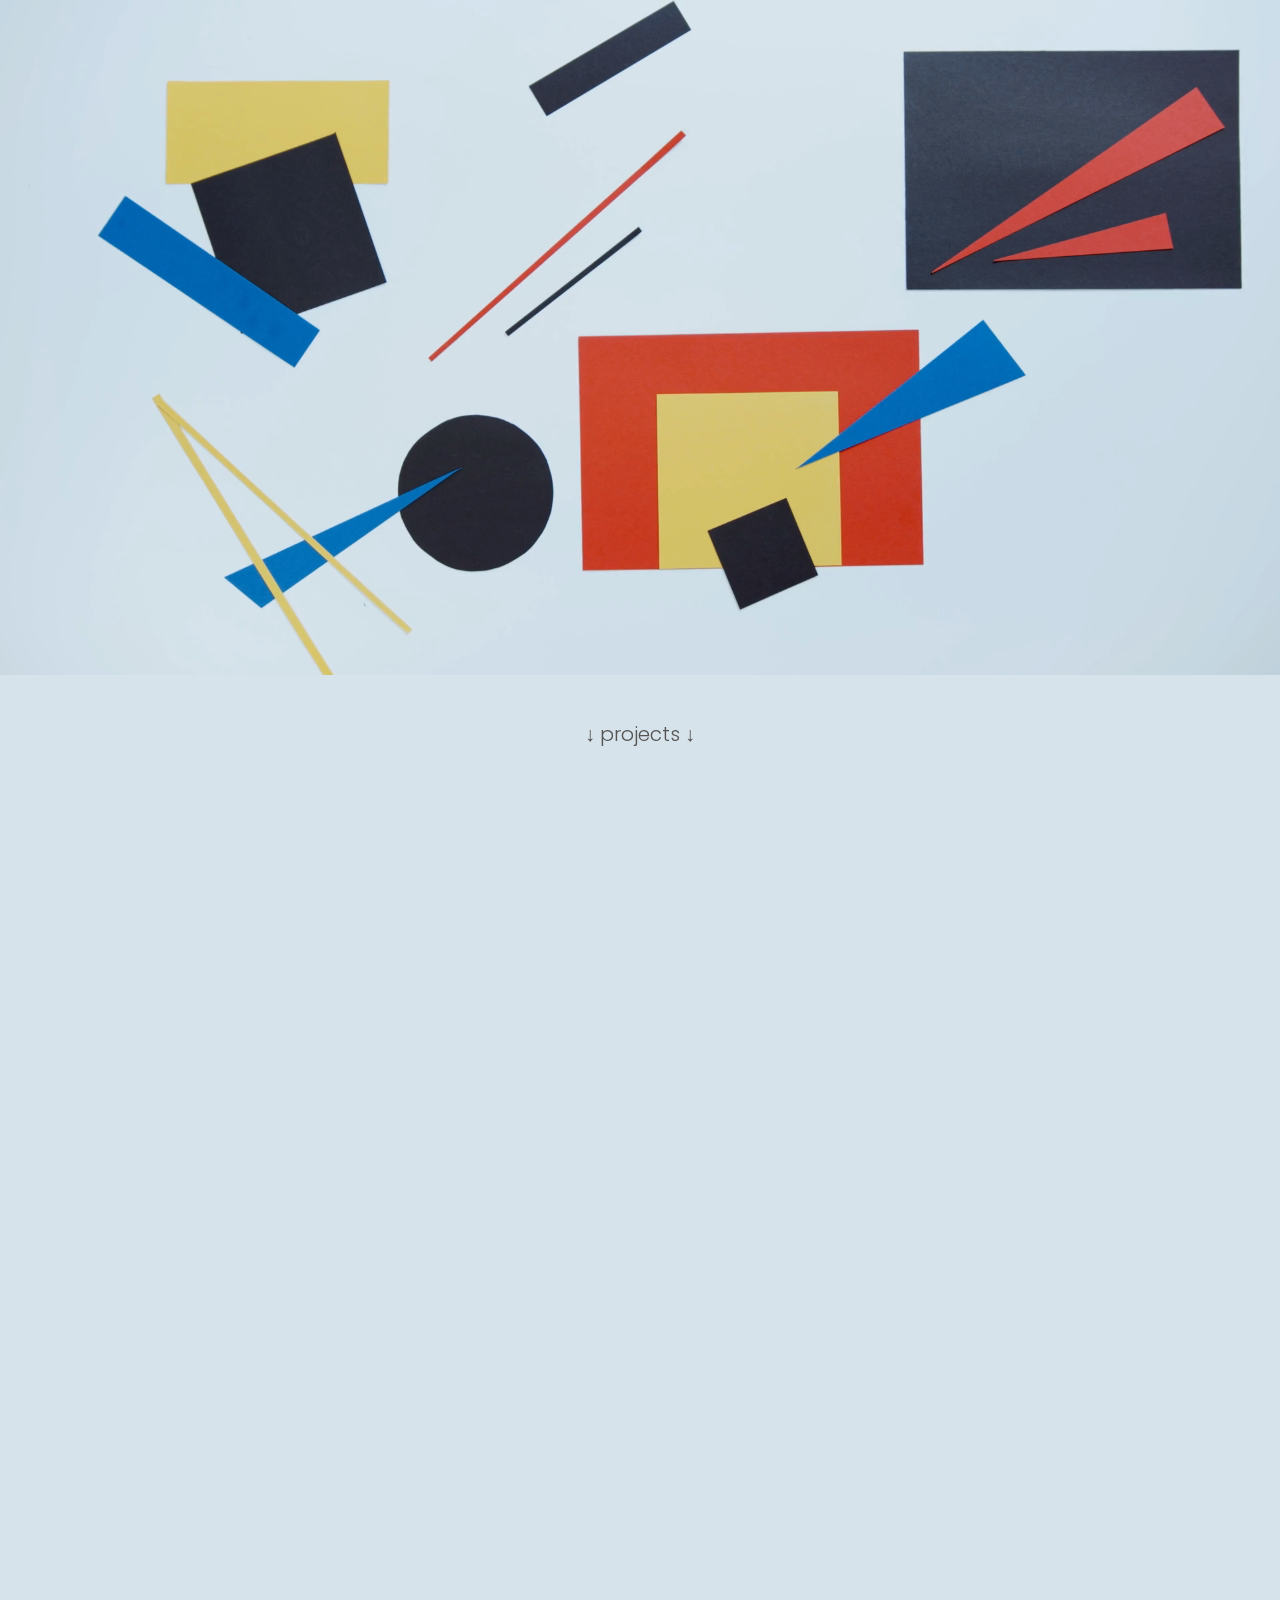
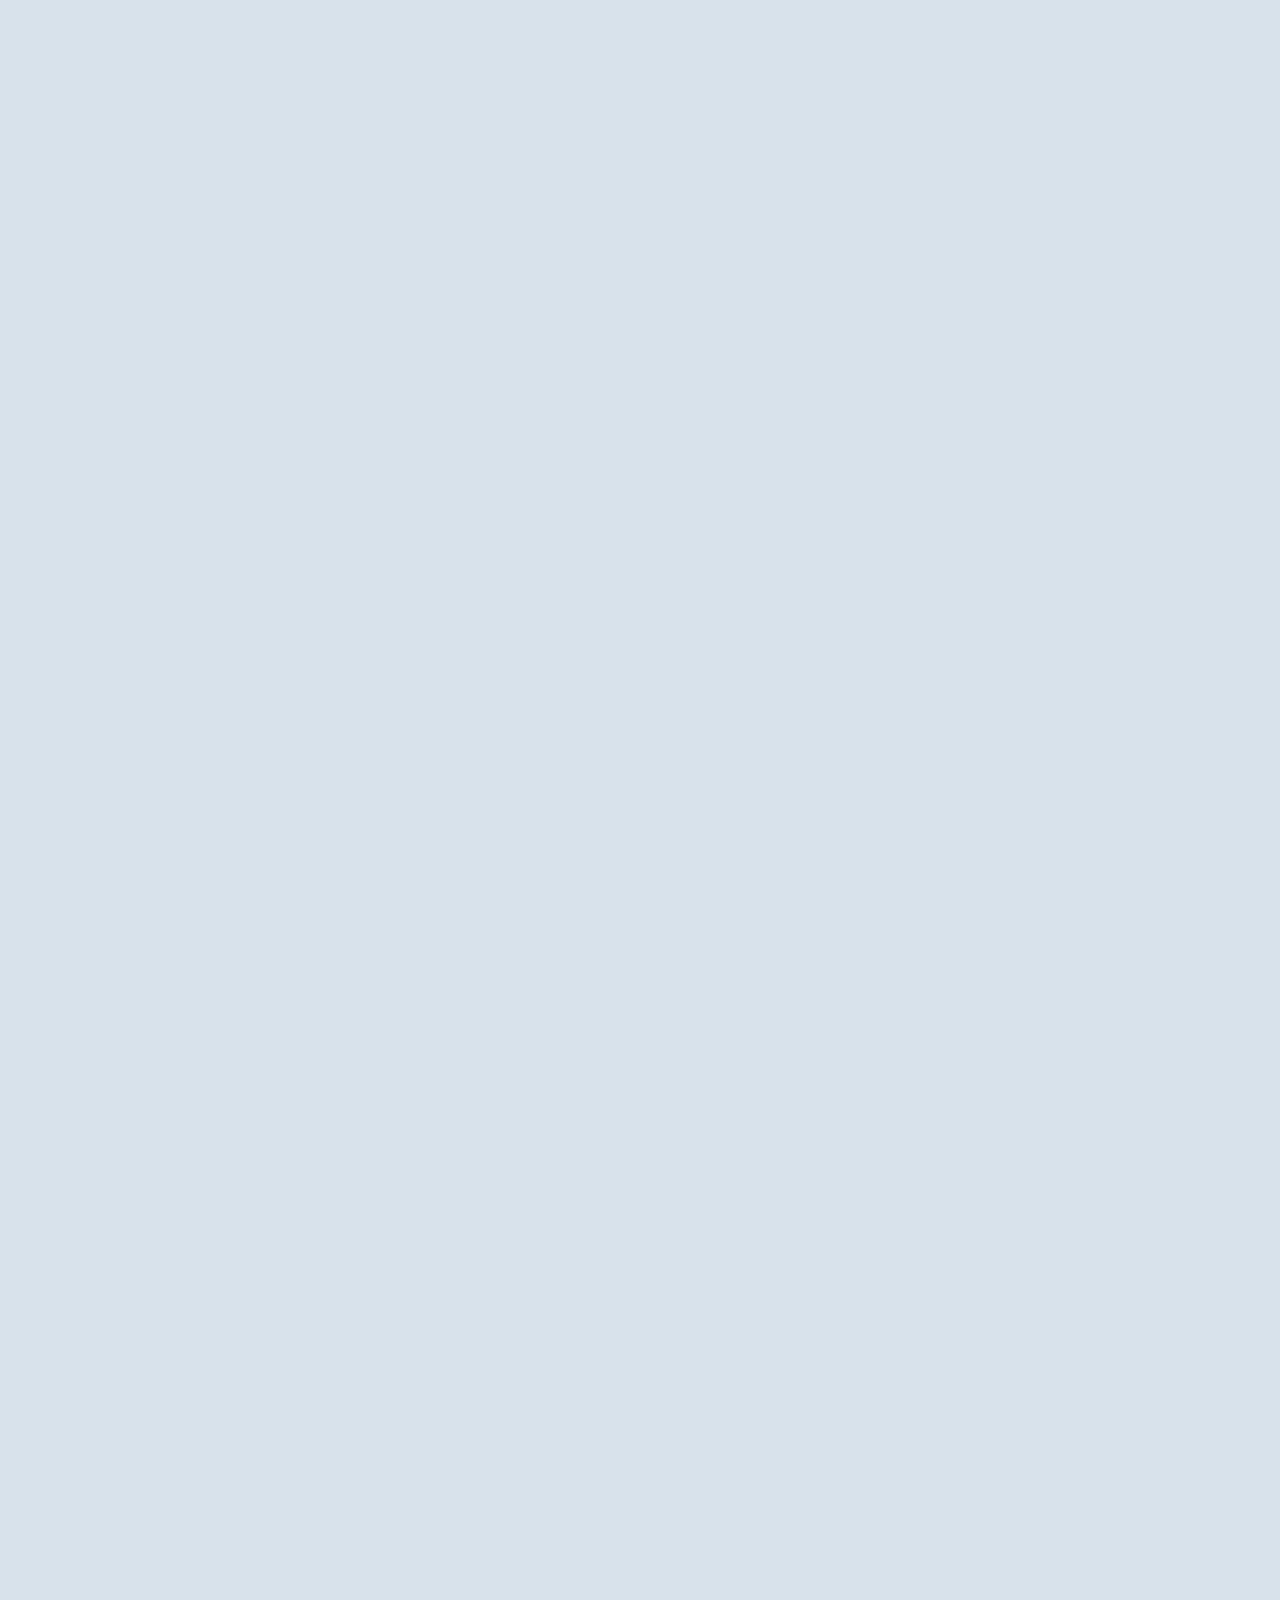
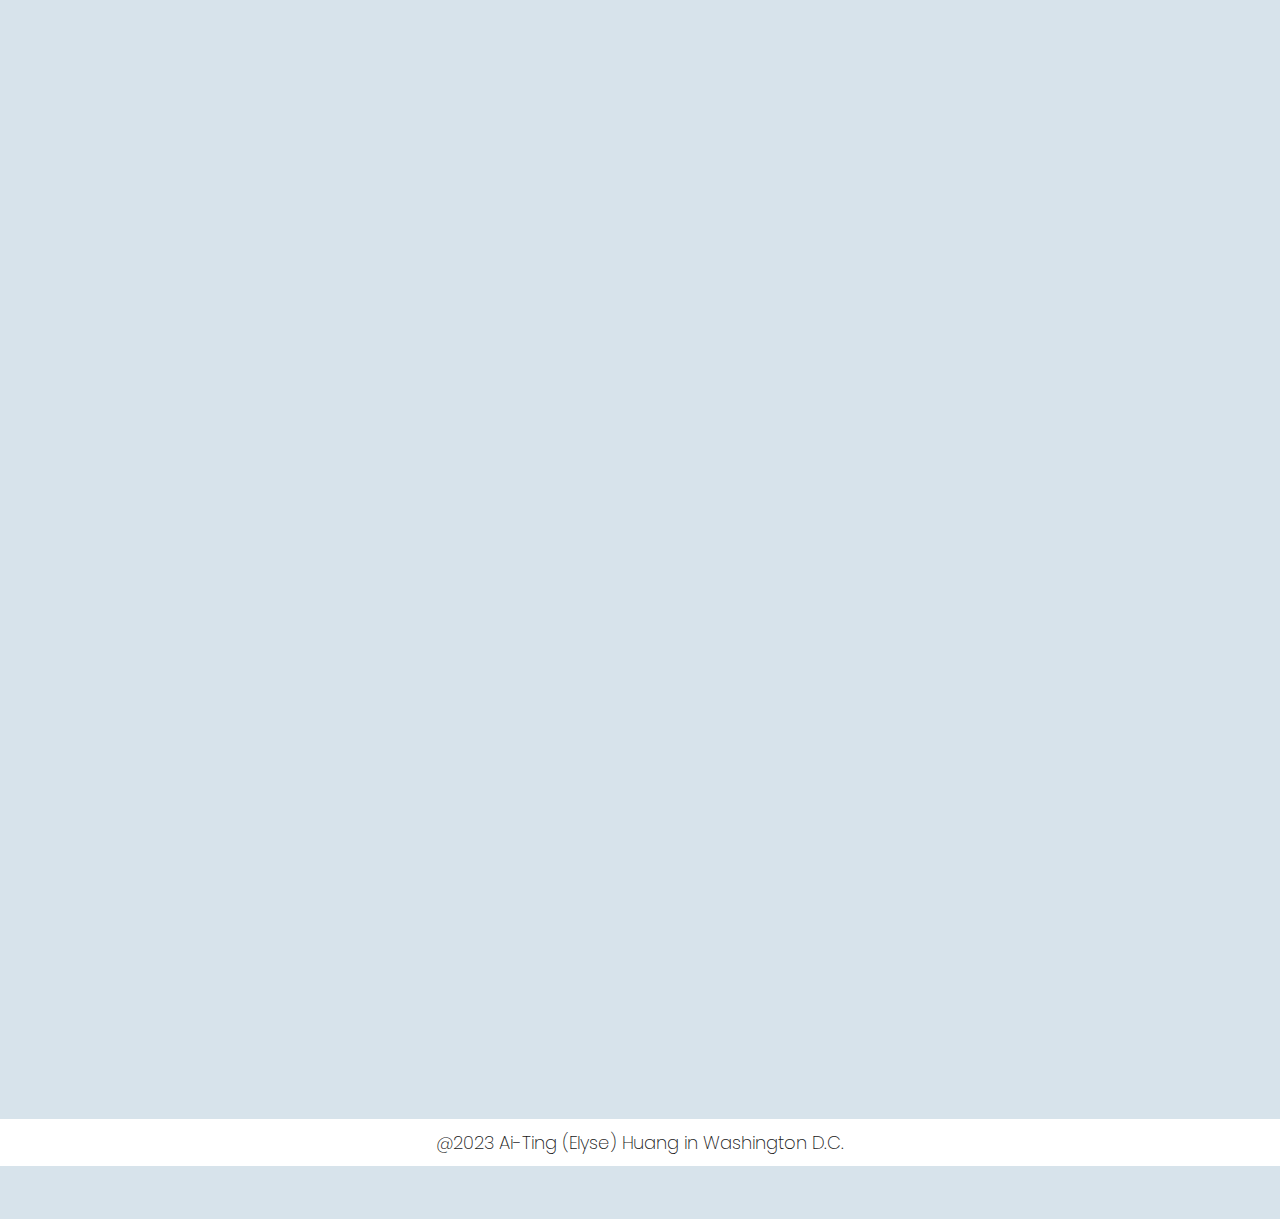
<file: index.html>
<!DOCTYPE html>
<html lang="en">
  <head>
    <!-- Required meta tags -->
    <meta charset="utf-8" />
    <meta
      name="viewport"
      content="width=device-width, initial-scale=1, shrink-to-fit=no"
    />

    <!-- Place favicon.ico in the root directory -->
    <link
      rel="shortcut icon"
      type="image/x-icon"
      href="assets/img/favicon.png"
    />

    <!-- All CSS -->
    <link rel="stylesheet" href="assets/css/bootstrap.min.css" />
    <link rel="stylesheet" href="assets/css/aos.css" />
    <link rel="stylesheet" href="assets/css/magnific-popup.css" />
    <link rel="stylesheet" href="assets/css/main.css" />
    <title>Elyse | UI/UX | Product design</title>
  </head>

  <body>
    <!-- Preloader Start -->

    <div class="preloader">
      <video src="./assets/img/preloader.mp4" muted loop autoplay></video>
    </div>

    <!-- Preloader End -->

    <!-- Header Area Start -->
    <div class="header-area">
      <div class="container">
        <div class="header-wrapper">
          <a href="index.html">
            <img src="./assets/img/logo.svg" alt="logo" />
          </a>
          <!-- <ul class="main-menu">
                    <li><a href="index.html">Home</a></li>
                    <li><a href="about.html">About</a></li>
                    <li><a href="/#work-section">Work</a></li>
                </ul> -->
          <button class="hamburger">
            <svg
              width="43"
              height="29"
              viewBox="0 0 43 29"
              fill="none"
              xmlns="http://www.w3.org/2000/svg"
            >
              <rect width="43" height="5" fill="black" />
              <rect y="12" width="43" height="5" fill="black" />
              <rect y="24" width="43" height="5" fill="black" />
            </svg>
          </button>
        </div>
      </div>
      <div class="mobile-menu">
        <button class="menu-close">
          <svg
            width="41"
            height="44"
            viewBox="0 0 41 44"
            fill="none"
            xmlns="http://www.w3.org/2000/svg"
          >
            <rect
              width="54.8491"
              height="3.87759"
              transform="matrix(0.67125 0.741231 -0.789461 0.6138 3.24219 0.378906)"
              fill="white"
            />
            <rect
              width="54.8491"
              height="3.87759"
              transform="matrix(0.67125 -0.741231 0.789461 0.6138 0.302734 41.6172)"
              fill="white"
            />
          </svg>
        </button>
        <ul>
          <li><a href="index.html#work-section">Work</a></li>
          <li><a href="about.html">About</a></li>
        </ul>
      </div>
    </div>
    <!-- Header Area End -->

    <!-- Banner Area Start -->
    <div class="banner-area">
      <div class="container custom-container">
        <div class="banner-wrapper">
          <h2>
            I am <span class="name">Elyse</span>, <br />
            previously @<span style="color: #007cba">Linkedin</span> currently
            @<span style="color: #4285f4">G</span
            ><span style="color: #db4437">o</span
            ><span style="color: #f4b400">o</span
            ><span style="color: #4285f4">g</span
            ><span style="color: #0f9d58">l</span
            ><span style="color: #db4437">e</span> <span class="hand">👋🏻</span>
          </h2>
          <p>
            I have a knack for building experiences that bring people together
            in the digital world, the physical world, or somewhere in between
            while sipping gallons of coffee!
          </p>
          <div class="group d-none" data-aos="fade-up" data-aos-delay="200">
            <a href="#">Product</a>
            <span>o</span>
            <a href="#">Architecture</a>
          </div>
        </div>
      </div>
    </div>
    <!-- Banner Area End -->
    <div class="next-area" data-aos="fade-up" data-aos-delay="300">
      <div class="container">
        <a href="#">↓ projects ↓</a>
      </div>
    </div>

    <!-- Project Area Start -->
    <div class="project-area" id="work-section">
      <div class="container custom-container">
        <div class="project-wrapper">
          <!-- Project 00 -->
          <div class="single-project project-01" data-aos="fade-up">
            <div class="single-pjct-leftbar">
              <p>UX Design + Research // AI + ML</p>
            </div>
            <div class="single-pjct-thumb">
              <a href="#">
                <img src="./assets/img/google-bard.png" alt="project-01" />
              </a>
            </div>
            <div class="single-pjct-content">
              <h2>Google Bard</h2>
              <p>
                Collaborated with Staff Designers and Product on designing task
                fulfillment through AI & automation workflows across Google
                products using Bard and Search (details cannot be revealled due
                to NDA).
              </p>
              <span class="link-span"
                ><a href="google.html">Explore</a> >
              </span>
            </div>
          </div>

          <!-- Project 01 -->
          <div class="single-project project-01" data-aos="fade-up">
            <div class="single-pjct-leftbar">
              <p>UX Design + Research // AI + ML</p>
            </div>
            <div class="single-pjct-thumb">
              <a href="google.html">
                <img src="./assets/img/google-travel.png" alt="project-01" />
              </a>
            </div>
            <div class="single-pjct-content">
              <h2>Google Travel</h2>
              <p>
                Collaborated with Product and Research on evolving the Hotel
                Partner experience on Google via developing a comprehensive
                understanding of users with actionable deliverables to
                auto-suggest solutions to users using AI and ML. (Coming
                soon...)
              </p>
              <span class="link-span"
                ><a href="google-2.html">Explore</a> >
              </span>
            </div>
          </div>

          <!-- Project 02 -->
          <div class="single-project project-02" data-aos="fade-up">
            <div class="single-pjct-leftbar">
              <p>UX Design + Research // App</p>
            </div>
            <div class="single-pjct-thumb">
              <a href="experia.html">
                <img src="./assets/img/linkedin-final.png" alt="project-02" />
              </a>
            </div>
            <div class="single-pjct-content">
              <h2>Linkedin</h2>
              <p>
                Led the redesign of an e-mail campaigns management tool to
                connect with internal AI and databases, with the ability to
                enable localization, performances, and design upgrades.
              </p>
              <span class="link-span"
                ><a href="linkedin.html">Explore</a> >
              </span>
            </div>
          </div>

          <!-- Project 03 -->
          <div class="single-project project-03" data-aos="fade-up">
            <div class="single-pjct-leftbar">
              <p>UX Design + Research // AI + Platforms</p>
            </div>
            <div class="single-pjct-thumb">
              <a href="#">
                <img src="./assets/img/carefirst-final.png" alt="project" />
              </a>
            </div>
            <div class="single-pjct-content">
              <h2>BlueCross BlueShield</h2>
              <p>
                Led a core team of designers and researchers to build a unified
                experience across BCBS platforms across 13 lines of businesses.
                Also acted as a voice to influence the value of UX across the
                organization.
              </p>
              <span class="link-span"
                ><a href="carefirst.html">Explore</a> >
              </span>
            </div>
          </div>
          <!-- Project 04 -->
          <div class="single-project project-04" data-aos="fade-up">
            <div class="single-pjct-leftbar">
              <p>UX Research // App + Website</p>
            </div>
            <div class="single-pjct-thumb">
              <a href="#">
                <img src="./assets/img/yvr-final.png" alt="project" />
              </a>
            </div>
            <div class="single-pjct-content">
              <h2>YVR Airport</h2>
              <p>
                Led the deisgn of an award-winning app that makes the travel
                experience smoother for airport passengers. The app features a
                3D indoor airport map with GPS capabilities that allows users to
                build a detailed itinerary for their journey through YVR.
              </p>
              <span class="link-span"
                ><a href="yvr-airports.html">Explore</a> >
              </span>
            </div>
          </div>
          <!-- Project 05 -->
          <div class="single-project project-05" data-aos="fade-up">
            <div class="single-pjct-leftbar">
              <p>Product Development // Installation</p>
            </div>
            <div class="single-pjct-thumb">
              <a href="#">
                <img src="./assets/img/colligo-final.png" alt="project" />
              </a>
            </div>
            <div class="single-pjct-content">
              <h2>Colligo</h2>
              <p>
                Led the design of an entire suite to #1 provider for mobile
                SharePoint/Office 365 collaboration and content management that
                aims to provide enterprise workers a more efficient way to
                access the most relevant data and messages across multiple
                enterprise systems.
              </p>
              <span class="link-span"
                ><a href="colligo.html">Explore</a> >
              </span>
            </div>
          </div>
        </div>
      </div>
    </div>
    <!-- Project Area End -->

    <!-- Thanks Area Start -->
    <div class="thanks-area" data-aos="fade-up">
      <div class="container">
        <div class="thanks-content">
          <h4>
            Thanks for checking out my work! <span class="hand">🙌🏻</span> <br />
            tap to know more about <a href="#">me</a> or look at my
            <a
              href="https://www.linkedin.com/in/ai-ting-elyse-huang-8380a046/"
              target="_blank"
              >LinkedIn!</a
            >
          </h4>
        </div>
      </div>
    </div>
    <!-- Thanks Area End -->

    <!-- Footer Area Start -->
    <div class="footer-area">
      <div class="container">
        <div class="footer-content">
          <p>@2023 Ai-Ting (Elyse) Huang in Washington D.C.</p>
        </div>
      </div>
    </div>
    <!-- Footer Area End -->

    <!-- Optional JavaScript -->
    <!-- jQuery first, then Popper.js, then Bootstrap JS -->
    <script src="assets/js/jquery-3.5.1.min.js"></script>
    <script src="assets/js/popper.min.js"></script>
    <script src="assets/js/bootstrap.min.js"></script>
    <script src="assets/js/aos.js"></script>
    <script src="assets/js/jquery.magnific-popup.min.js"></script>
    <script src="assets/js/script.js"></script>
  </body>
</html>
</file>
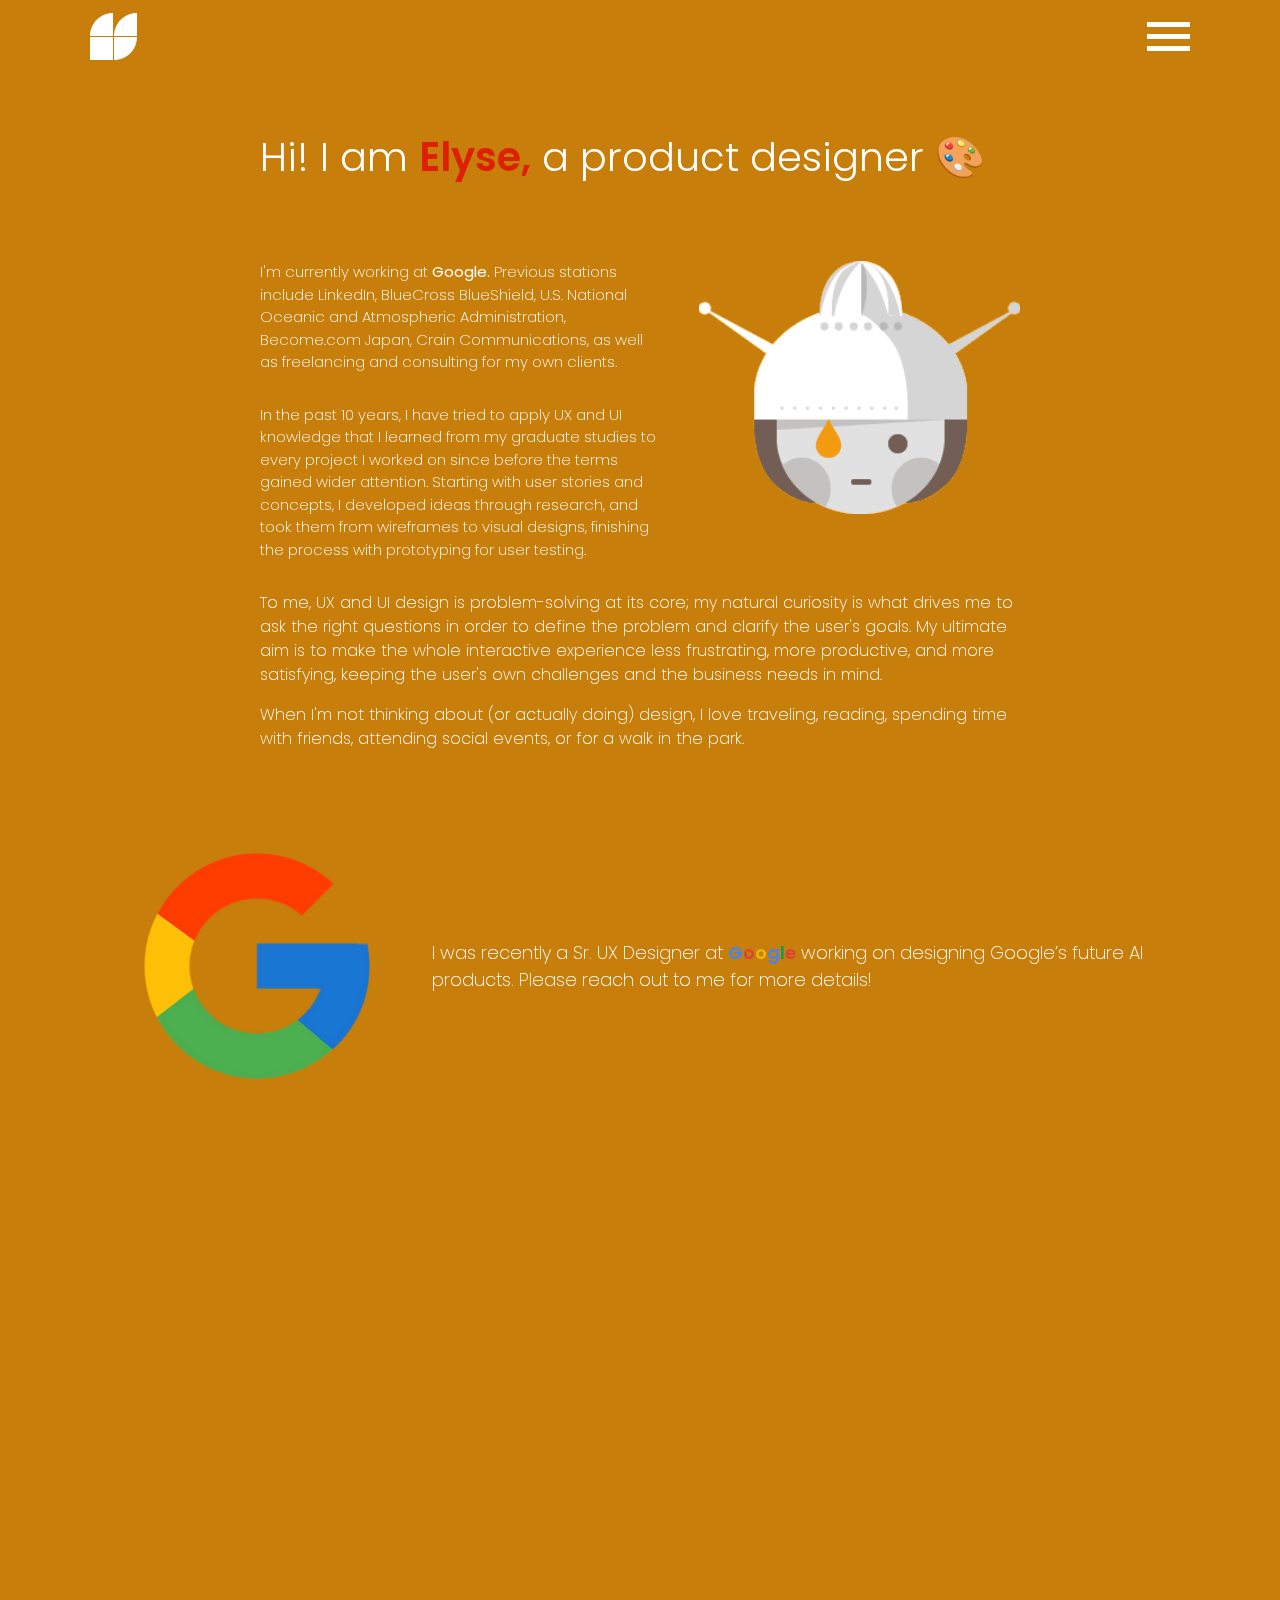
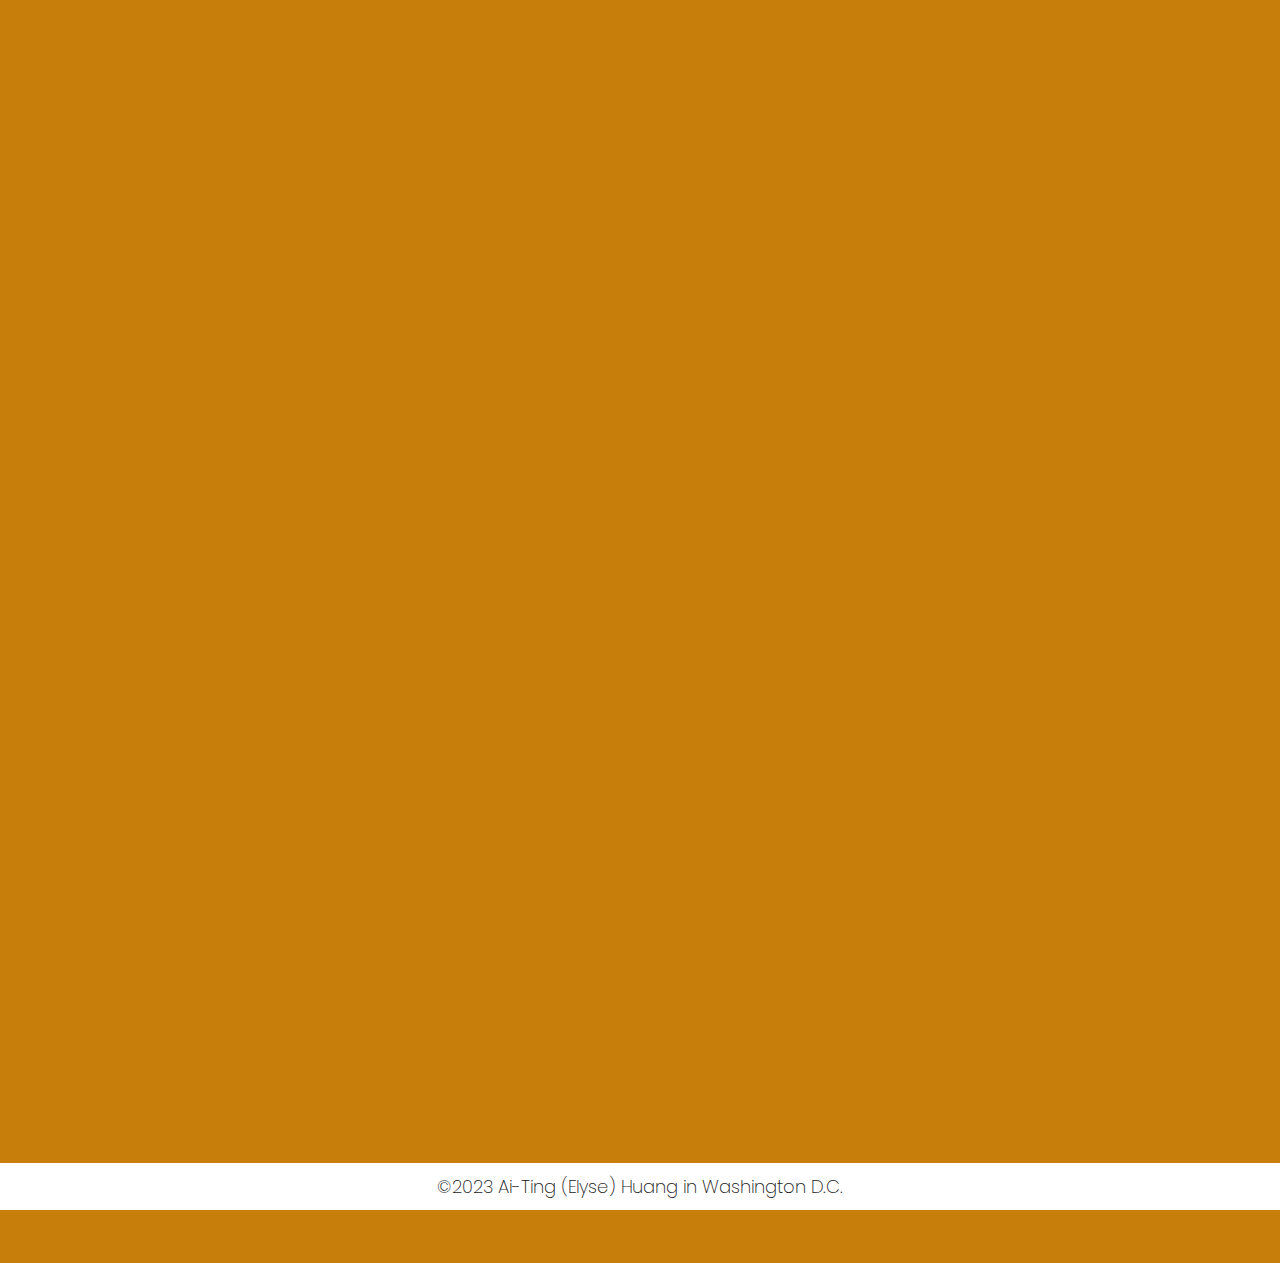
<file: about.html>
<!DOCTYPE html>
<html lang="en">
  <head>
    <!-- Required meta tags -->
    <meta charset="utf-8" />
    <meta
      name="viewport"
      content="width=device-width, initial-scale=1, shrink-to-fit=no"
    />

    <!-- Place favicon.ico in the root directory -->
    <link
      rel="shortcut icon"
      type="image/x-icon"
      href="assets/img/favicon.png"
    />

    <!-- All CSS -->
    <link rel="stylesheet" href="assets/css/bootstrap.min.css" />
    <link rel="stylesheet" href="assets/css/aos.css" />
    <link rel="stylesheet" href="assets/css/magnific-popup.css" />
    <link rel="stylesheet" href="assets/css/main.css" />
    <title>Elyse | UI/UX | Product design</title>
  </head>

  <body style="background-color: #c77e0b" class="about-page">
    <!-- Header Area Start -->
    <div class="header-area">
      <div class="container">
        <div class="header-wrapper">
          <a href="index.html">
            <img src="./assets/img/about-logo.svg" alt="logo" />
          </a>
          <button class="hamburger">
            <svg
              width="43"
              height="29"
              viewBox="0 0 43 29"
              fill="none"
              xmlns="http://www.w3.org/2000/svg"
            >
              <rect width="43" height="5" fill="white" />
              <rect y="12" width="43" height="5" fill="white" />
              <rect y="24" width="43" height="5" fill="white" />
            </svg>
          </button>
        </div>
      </div>
      <div class="mobile-menu">
        <button class="menu-close">
          <svg
            width="41"
            height="44"
            viewBox="0 0 41 44"
            fill="none"
            xmlns="http://www.w3.org/2000/svg"
          >
            <rect
              width="54.8491"
              height="3.87759"
              transform="matrix(0.67125 0.741231 -0.789461 0.6138 3.24219 0.378906)"
              fill="white"
            />
            <rect
              width="54.8491"
              height="3.87759"
              transform="matrix(0.67125 -0.741231 0.789461 0.6138 0.302734 41.6172)"
              fill="white"
            />
          </svg>
        </button>
        <ul>
          <li><a href="index.html#work-section">Work</a></li>
          <li><a href="about.html">About</a></li>
        </ul>
      </div>
    </div>
    <!-- Header Area End -->

    <!-- About Banner Start -->
    <div class="about-banner-area">
      <div class="container custom-container">
        <div class="about-banner-wrapper">
          <div class="about-banner-top-content" data-aos="fade-up">
            <h1>Hi! I am <span>Elyse,</span> a product designer 🎨</h1>
          </div>
          <div class="about-banner-wrap">
            <div class="about-banner-content">
              <p data-aos="fade-up" data-aos-delay="100">
                I'm currently working at <strong>Google.</strong> Previous
                stations include LinkedIn, BlueCross BlueShield, U.S. National
                Oceanic and Atmospheric Administration, Become.com Japan, Crain
                Communications, as well as freelancing and consulting for my own
                clients.
              </p>
              <p data-aos="fade-up" data-aos-delay="200">
                In the past 10 years, I have tried to apply UX and UI knowledge
                that I learned from my graduate studies to every project I
                worked on since before the terms gained wider attention.
                Starting with user stories and concepts, I developed ideas
                through research, and took them from wireframes to visual
                designs, finishing the process with prototyping for user
                testing.
              </p>
            </div>
            <div
              class="about-banner-thumb"
              data-aos="zoom-in"
              data-aos-delay="300"
            >
              <img src="./assets/img/pages/robot_me.png" alt="banner-thumb" />
            </div>
          </div>

          <div class="text-reflow">
            <p data-aos="fade-up" data-aos-delay="300">
              To me, UX and UI design is problem-solving at its core; my natural
              curiosity is what drives me to ask the right questions in order to
              define the problem and clarify the user's goals. My ultimate aim
              is to make the whole interactive experience less frustrating, more
              productive, and more satisfying, keeping the user's own challenges
              and the business needs in mind.
            </p>
            <p data-aos="fade-up" data-aos-delay="400">
              When I'm not thinking about (or actually doing) design, I love
              traveling, reading, spending time with friends, attending social
              events, or for a walk in the park.
            </p>
          </div>

          <!-- <div class="about-banner-link-group d-none" data-aos="fade-up">
                    <a href="#">resume</a>
                    <span>○</span>
                    <a href="#">contact</a>
                </div> -->
        </div>
      </div>
    </div>
    <!-- About Banner End -->

    <!-- Work Area Start -->
    <div class="work-proof-area">
      <div class="container">
        <div class="work-proof-wrapper">
          <div class="singel-work-proof" data-aos="fade-up">
            <div class="singel-work-thumb">
              <img src="./assets/img/work-proof-01.png" alt="work-proof" />
            </div>
            <div class="singel-work-content">
              <p>
                I was recently a Sr. UX Designer at
                <span style="color: #4285f4">G</span
                ><span style="color: #db4437">o</span
                ><span style="color: #f4b400">o</span
                ><span style="color: #4285f4">g</span
                ><span style="color: #0f9d58">l</span
                ><span style="color: #db4437">e</span> working on designing
                Google’s future AI products. Please reach out to me for more
                details!
              </p>
            </div>
          </div>
          <div
            class="singel-work-proof"
            data-aos="fade-up"
            data-aos-delay="100"
          >
            <div class="singel-work-thumb">
              <img src="./assets/img/work-proof-02.png" alt="work-proof" />
            </div>
            <div class="singel-work-content">
              <p>
                Recently, I was a volunteer at DC Design Week, volunteering to
                organize a workshop at Google for UXers in the Washington D.C.
                area -
                <a href="#">Designing for Google’s COVID response.</a> THow did
                the team bring years of experimentation and research to design
                public-facing tools for the biggest crisis of our lifetimes,
                COVID-19.
              </p>
            </div>
          </div>
          <div class="singel-work-proof" data-aos="fade-up">
            <div class="singel-work-thumb">
              <img src="./assets/img/work-proof-03.png" alt="work-proof" />
            </div>
            <div class="singel-work-content">
              <p>
                I am a Kimono collector — Kimono outfits are created by
                combining layers. Japanese culture is filled with seasonal
                references and kimono play an important role in conveying this
                aesthetic.
              </p>
            </div>
          </div>
          <div
            class="singel-work-proof"
            data-aos="fade-up"
            data-aos-delay="100"
          >
            <div class="singel-work-thumb">
              <img src="./assets/img/work-proof-04.png" alt="work-proof" />
            </div>
            <div class="singel-work-content">
              <p>
                Alongside, this I have been <b>mentoring students</b> through
                their design process, participating and imagining competition
                entries and have actively been involved with multiple local
                universities.
              </p>
            </div>
          </div>

          <!-- <div class="singel-work-proof" data-aos="fade-up">
            <div class="singel-work-thumb">
              <img src="./assets/img/work-proof-06.png" alt="work-proof" />
            </div>
            <div class="singel-work-content">
              <p>
                I have been able to expand my caliber and gain global exposure
                through various international workshops, one of them being
                building the India Pavilion at
                <a href="#">Domain de Boisbuchet</a>
              </p>
            </div>
          </div>
          <div
            class="singel-work-proof"
            data-aos="fade-up"
            data-aos-delay="100"
          >
            <div class="singel-work-thumb">
              <img src="./assets/img/work-proof-07.png" alt="work-proof" />
            </div>
            <div class="singel-work-content">
              <p>
                Alongside, this I have been
                <span>mentoring students</span> through their design process,
                participating and imagining competition entries and have
                actively been involved with multiple <a href="#">NGOs.</a>
              </p>
            </div>
          </div> -->

          <div class="singel-work-proof" data-aos="fade-up">
            <div class="singel-work-thumb video">
              <video src="./assets/img/ani.mp4" loop autoplay muted></video>
            </div>
            <div class="singel-work-content">
              <p>
                A knack for <span>mixology and cooking</span> cures the anxiety
                I get from my obsession with coffee.
              </p>
            </div>
          </div>
        </div>
      </div>
    </div>
    <!-- Work Area End -->

    <!-- Reach Out Start -->
    <div class="reach-out-area" data-aos="fade-up">
      <div class="container custom-container">
        <div class="reachout-content">
          <h2>
            ☕ I'm always interested in connecting with fellow designers of all
            experience levels — feel free to reach out by
            <a href="mailto:pinkaiting@gmail.com">Email</a> or
            <a href="https://www.linkedin.com/in/ai-ting-elyse-huang-8380a046/"
              >LinkedIn</a
            >.
          </h2>
        </div>
      </div>
    </div>
    <!-- Reach Out End -->

    <!-- Footer Area Start -->
    <div class="footer-area">
      <div class="container">
        <div class="footer-content">
          <p>©2023 Ai-Ting (Elyse) Huang in Washington D.C.</p>
        </div>
      </div>
    </div>
    <!-- Footer Area End -->

    <!-- Optional JavaScript -->
    <!-- jQuery first, then Popper.js, then Bootstrap JS -->
    <script src="assets/js/jquery-3.5.1.min.js"></script>
    <script src="assets/js/popper.min.js"></script>
    <script src="assets/js/bootstrap.min.js"></script>
    <script src="assets/js/aos.js"></script>
    <script src="assets/js/jquery.magnific-popup.min.js"></script>
    <script src="assets/js/script.js"></script>
  </body>
</html>
</file>
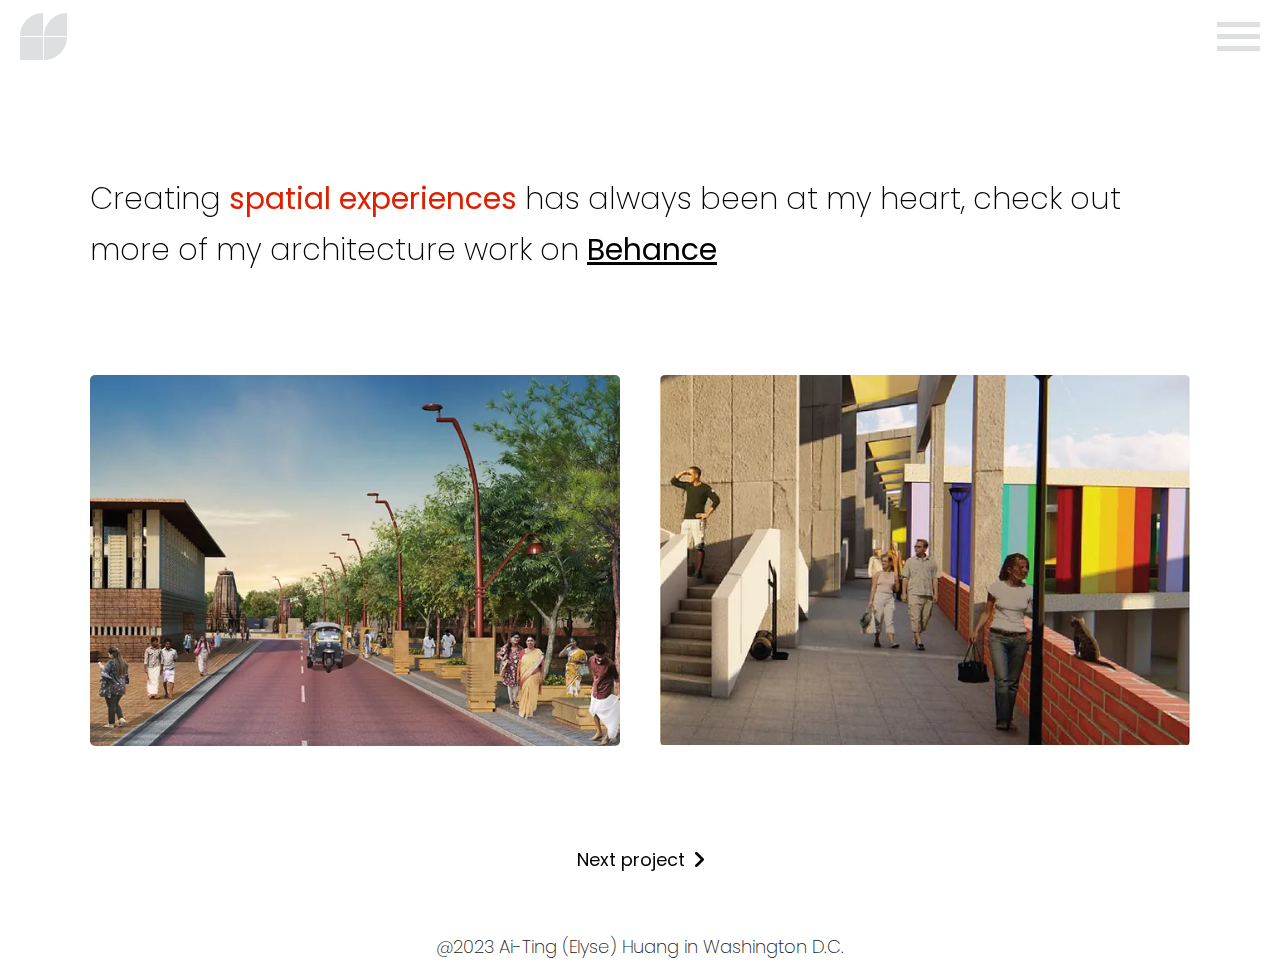
<file: architecture.html>
<!doctype html>
<html lang="en">

<head>
	<!-- Required meta tags -->
	<meta charset="utf-8">
	<meta name="viewport" content="width=device-width, initial-scale=1, shrink-to-fit=no">

	<!-- Place favicon.ico in the root directory -->
	<link rel="shortcut icon" type="image/x-icon" href="assets/img/favicon.png">

	<!-- All CSS -->
	<link rel="stylesheet" href="assets/css/bootstrap.min.css">
    <link rel="stylesheet" href="assets/css/aos.css">
    <link rel="stylesheet" href="assets/css/magnific-popup.css">
	<link rel="stylesheet" href="assets/css/main.css">
	<title>Elyse | UI/UX | Product design</title>
</head>

<body style="background-color: #fff;">

	<!-- Header Area Start -->
	<div class="header-area">
		<div class="container-fluid">
			<div class="header-wrapper">
				<a href="index.html">
					<svg width="47" height="47" viewBox="0 0 47 47" fill="none" xmlns="http://www.w3.org/2000/svg">
                        <path d="M24 24H47V24C47 36.7025 36.7025 47 24 47V47V24Z" fill="#DEDFE0"/>
                        <rect y="24" width="23" height="23" fill="#DEDFE0"/>
                        <path d="M24 23C24 10.2975 34.2975 0 47 0V0V23H24V23Z" fill="#DEDFE0"/>
                        <path d="M0 23C0 10.2975 10.2975 0 23 0V0V23H0V23Z" fill="#DEDFE0"/>
                    </svg>
				</a>
				<button class="hamburger">
					<svg width="43" height="29" viewBox="0 0 43 29" fill="none" xmlns="http://www.w3.org/2000/svg">
                        <rect width="43" height="5" fill="#DEDFE0"/>
                        <rect y="12" width="43" height="5" fill="#DEDFE0"/>
                        <rect y="24" width="43" height="5" fill="#DEDFE0"/>
                    </svg>
				</button>
			</div>
		</div>		
		<div class="mobile-menu">
			<button class="menu-close">
				<svg width="41" height="44" viewBox="0 0 41 44" fill="none" xmlns="http://www.w3.org/2000/svg">
					<rect width="54.8491" height="3.87759" transform="matrix(0.67125 0.741231 -0.789461 0.6138 3.24219 0.378906)" fill="white"/>
					<rect width="54.8491" height="3.87759" transform="matrix(0.67125 -0.741231 0.789461 0.6138 0.302734 41.6172)" fill="white"/>
					</svg>						
			</button>
			<ul>
				<li><a href="index.html#work-section">Work</a></li>
				<li><a href="about.html">About</a></li>
			</ul>
		</div>
	</div>
	<!-- Header Area End -->

    <!-- Banner Area Start -->
    <div class="architecture-banner-area">
        <div class="container">
            <div class="architecture-banner-content" data-aos="fade-up">
                <h1>Creating <span>spatial experiences</span> has always been at my heart, check out more of my architecture work on <a href="#">Behance</a></h1>
            </div>
        </div>
    </div>
    <!-- Banner Area End -->

    <!-- Arc Project Start -->
    <div class="arc-project-area">
        <div class="container">
            <div class="arc-project-wrapper">
                <div class="arc-single-project" data-aos="fade-up" data-aos-delay="100">
                    <img src="./assets/img/arc-01.jpg" alt="architecture">
                    <div class="content">
                       <div class="">
                            <h2><a href="#">Enhancing Pilgrim Experiences</a></h2>
                            <span>Planning + Branding + Experience Design</span>
                            <h4><a href="#">City redevelopment of the oldest and the largest temple cities of India.</a></h4>
                       </div>
                    </div>
                </div>
                <div class="arc-single-project" data-aos="fade-up" data-aos-delay="200">
                    <img src="./assets/img/arc-02.jpg" alt="architecture">
                    <div class="content">
                       <div class="">
                            <h2><a href="#">Uplifting the farmers of the nation.</a></h2>
                            <span>Architecture + System Design + Identity Development</span>
                            <h4><a href="#">Redesigning the biggest wholesale fruit and vegetable market in Asia and using the opportunity to provide justice to the backbone of the Indian economy.</a></h4>
                       </div>
                    </div>
                </div>
            </div>
        </div>
    </div>
    <!-- Arc Project End -->


    <div class="next-project" data-aos="fade-up" data-aos-delay="300">
        <div class="container">
            <a href="#">
                <span>Next project</span>
                <svg width="9" height="15" viewBox="0 0 9 15" fill="none" xmlns="http://www.w3.org/2000/svg">
                    <path d="M0.377861 14.63C0.125953 14.3834 0 14.0695 0 13.6883C0 13.3072 0.125953 12.9933 0.377861 12.7466L5.73663 7.5L0.377861 2.25336C0.125953 2.00673 0 1.69282 0 1.31166C0 0.930493 0.125953 0.616591 0.377861 0.369955C0.629769 0.123318 0.950379 0 1.33969 0C1.729 0 2.04961 0.123318 2.30152 0.369955L8.62212 6.5583C8.75952 6.69282 8.85708 6.83856 8.91479 6.99551C8.9725 7.15247 9.00089 7.32063 8.99998 7.5C8.99998 7.67937 8.97112 7.84753 8.91341 8.00448C8.8557 8.16143 8.7586 8.30717 8.62212 8.4417L2.30152 14.63C2.04961 14.8767 1.729 15 1.33969 15C0.950379 15 0.629769 14.8767 0.377861 14.63Z" fill="black"/>
                </svg>
            </a>
        </div>
    </div>

    <!-- Footer Area Start -->
    <div class="footer-area">
        <div class="container">
            <div class="footer-content">
                <p>@2023 Ai-Ting (Elyse) Huang in Washington D.C.</p>
            </div>
        </div>
    </div>
    <!-- Footer Area End -->

<!-- Optional JavaScript -->
<!-- jQuery first, then Popper.js, then Bootstrap JS -->
<script src="assets/js/jquery-3.5.1.min.js"></script>
<script src="assets/js/popper.min.js"></script>
<script src="assets/js/bootstrap.min.js"></script>
<script src="assets/js/aos.js"></script>
<script src="assets/js/jquery.magnific-popup.min.js"></script>
<script src="assets/js/script.js"></script>
</body>

</html>
</file>
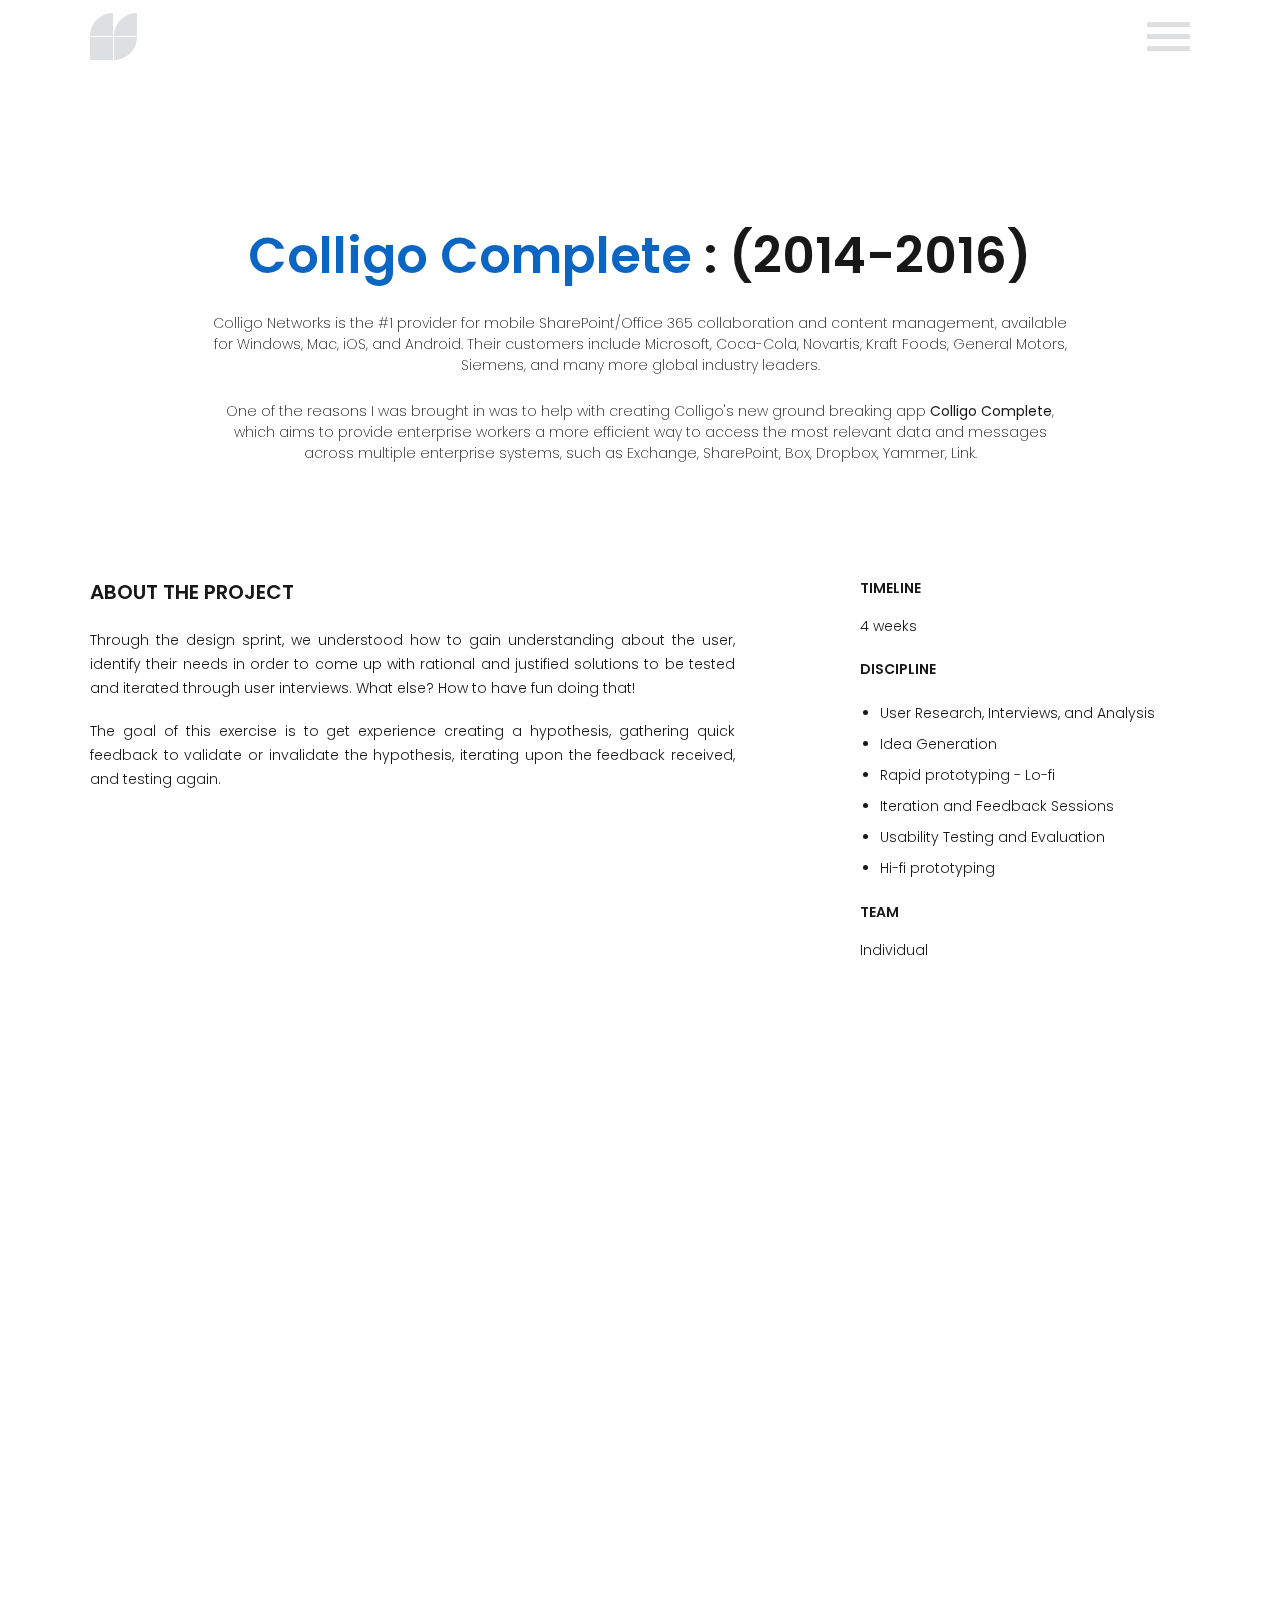
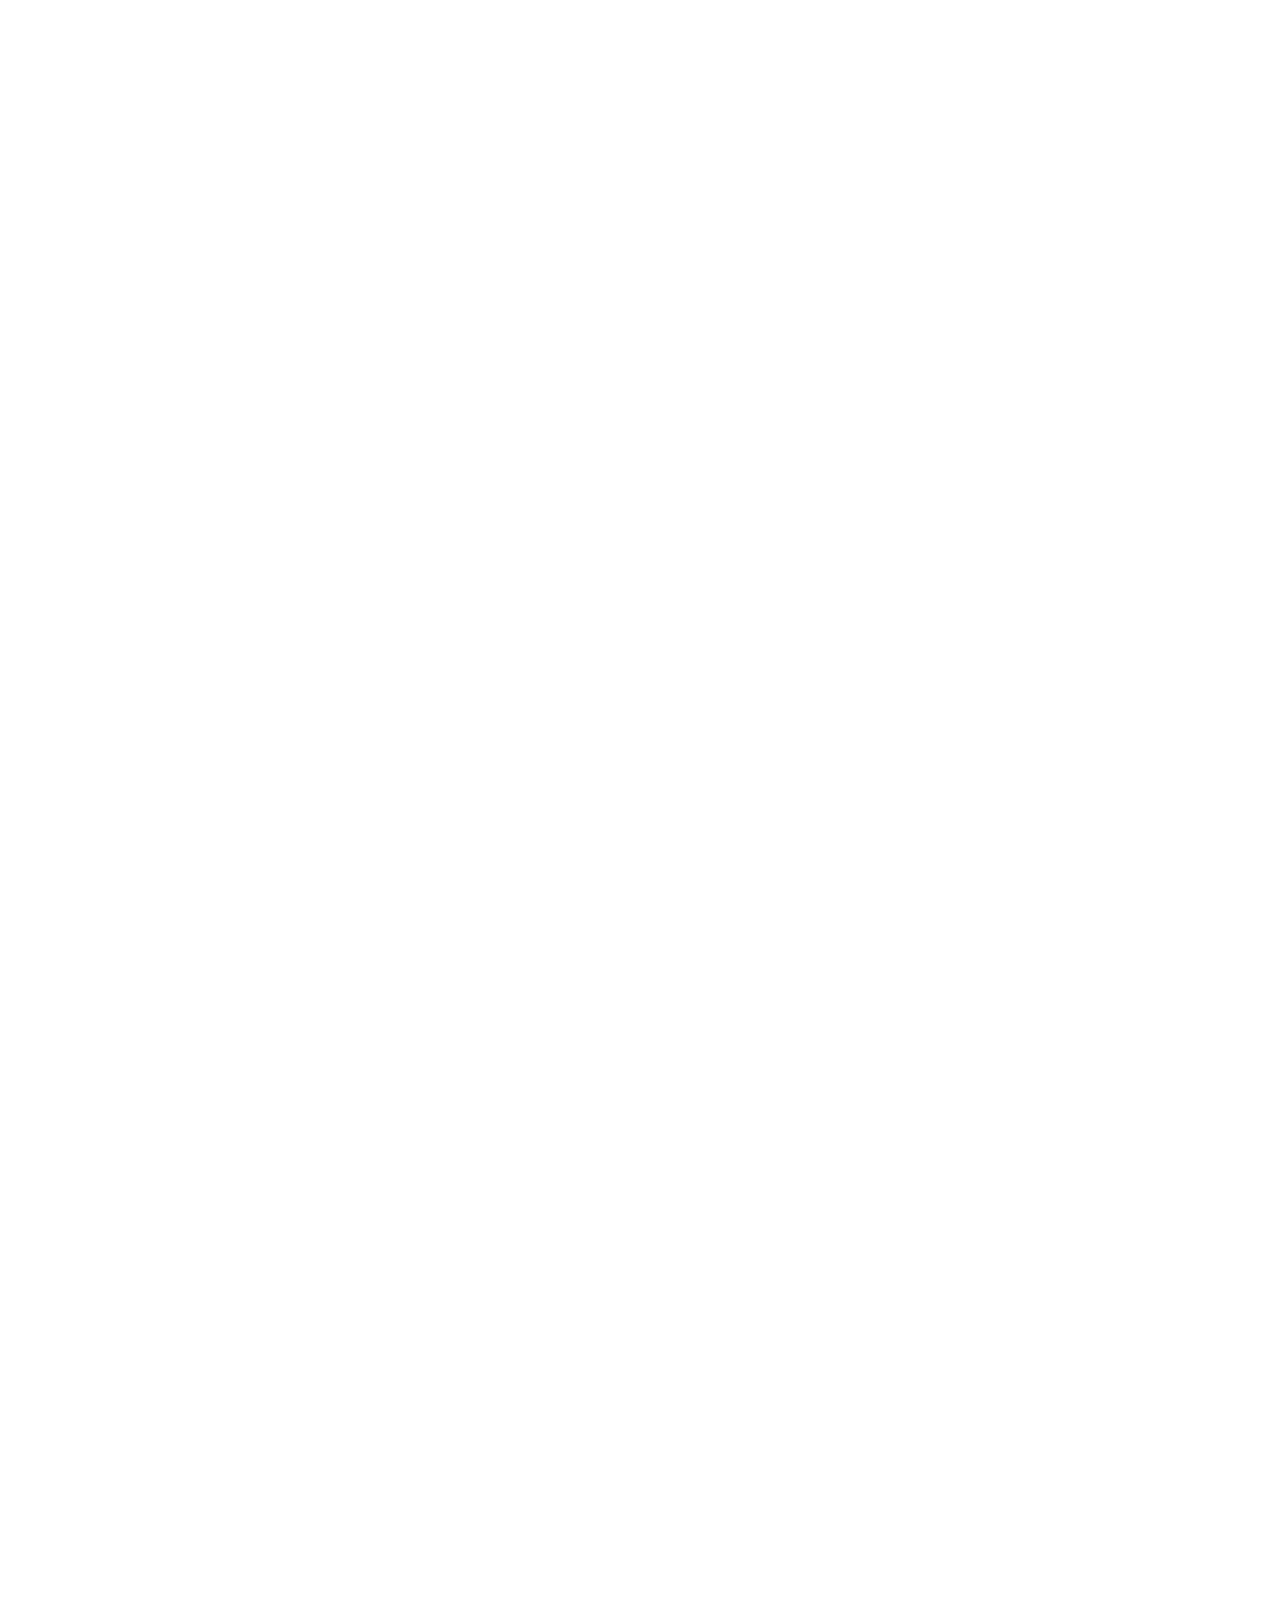
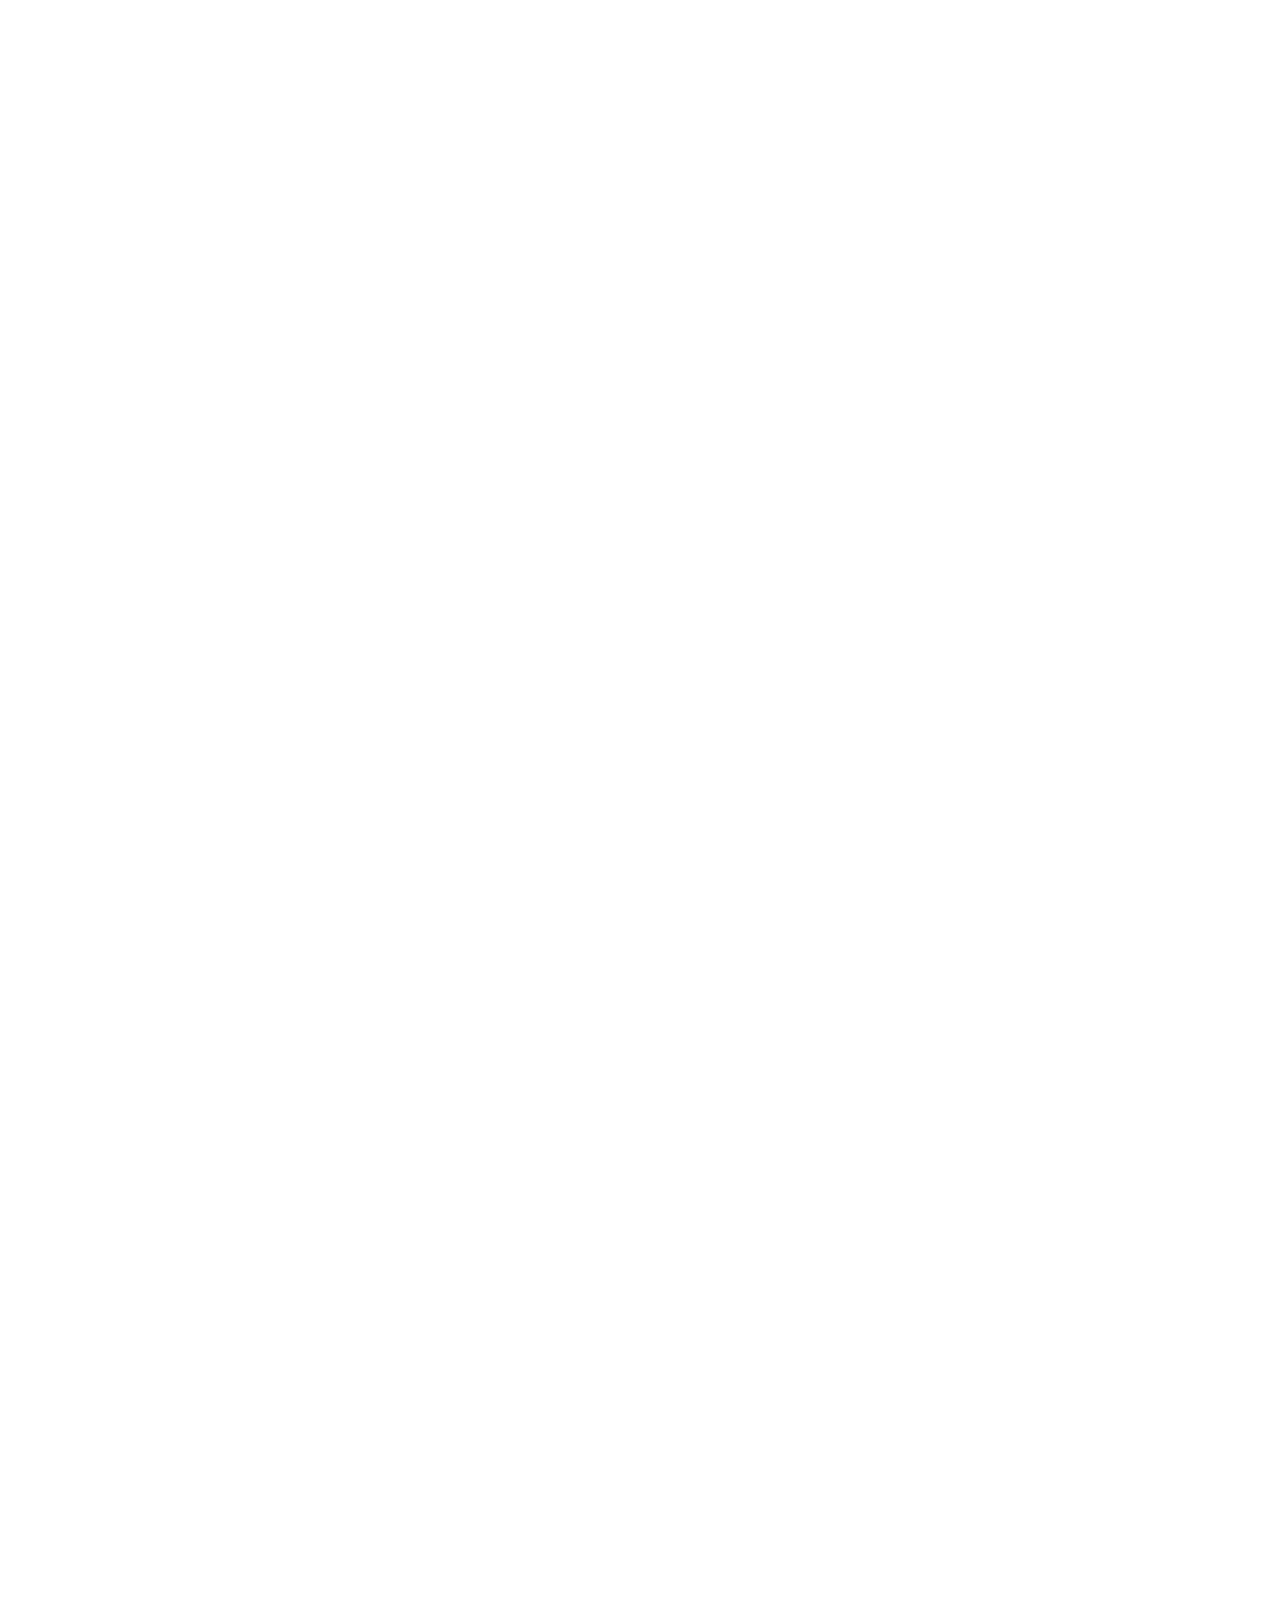
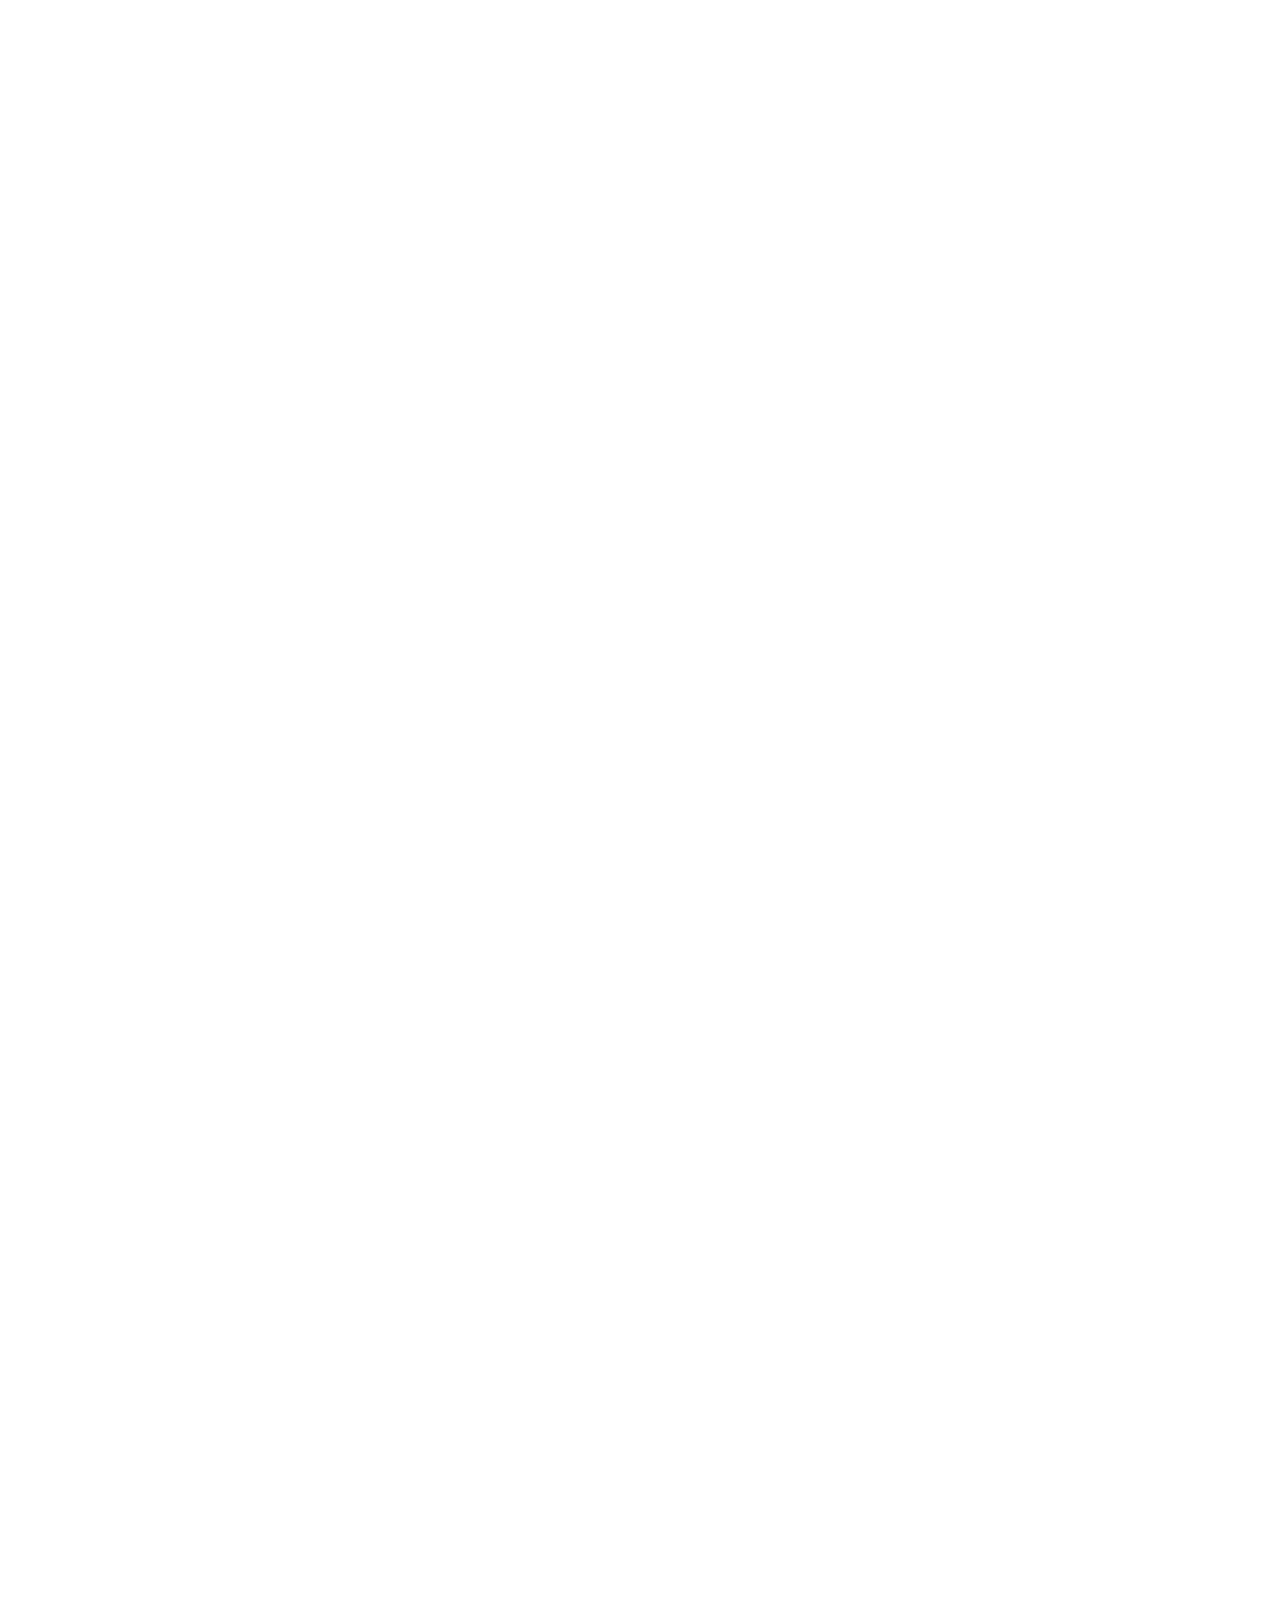
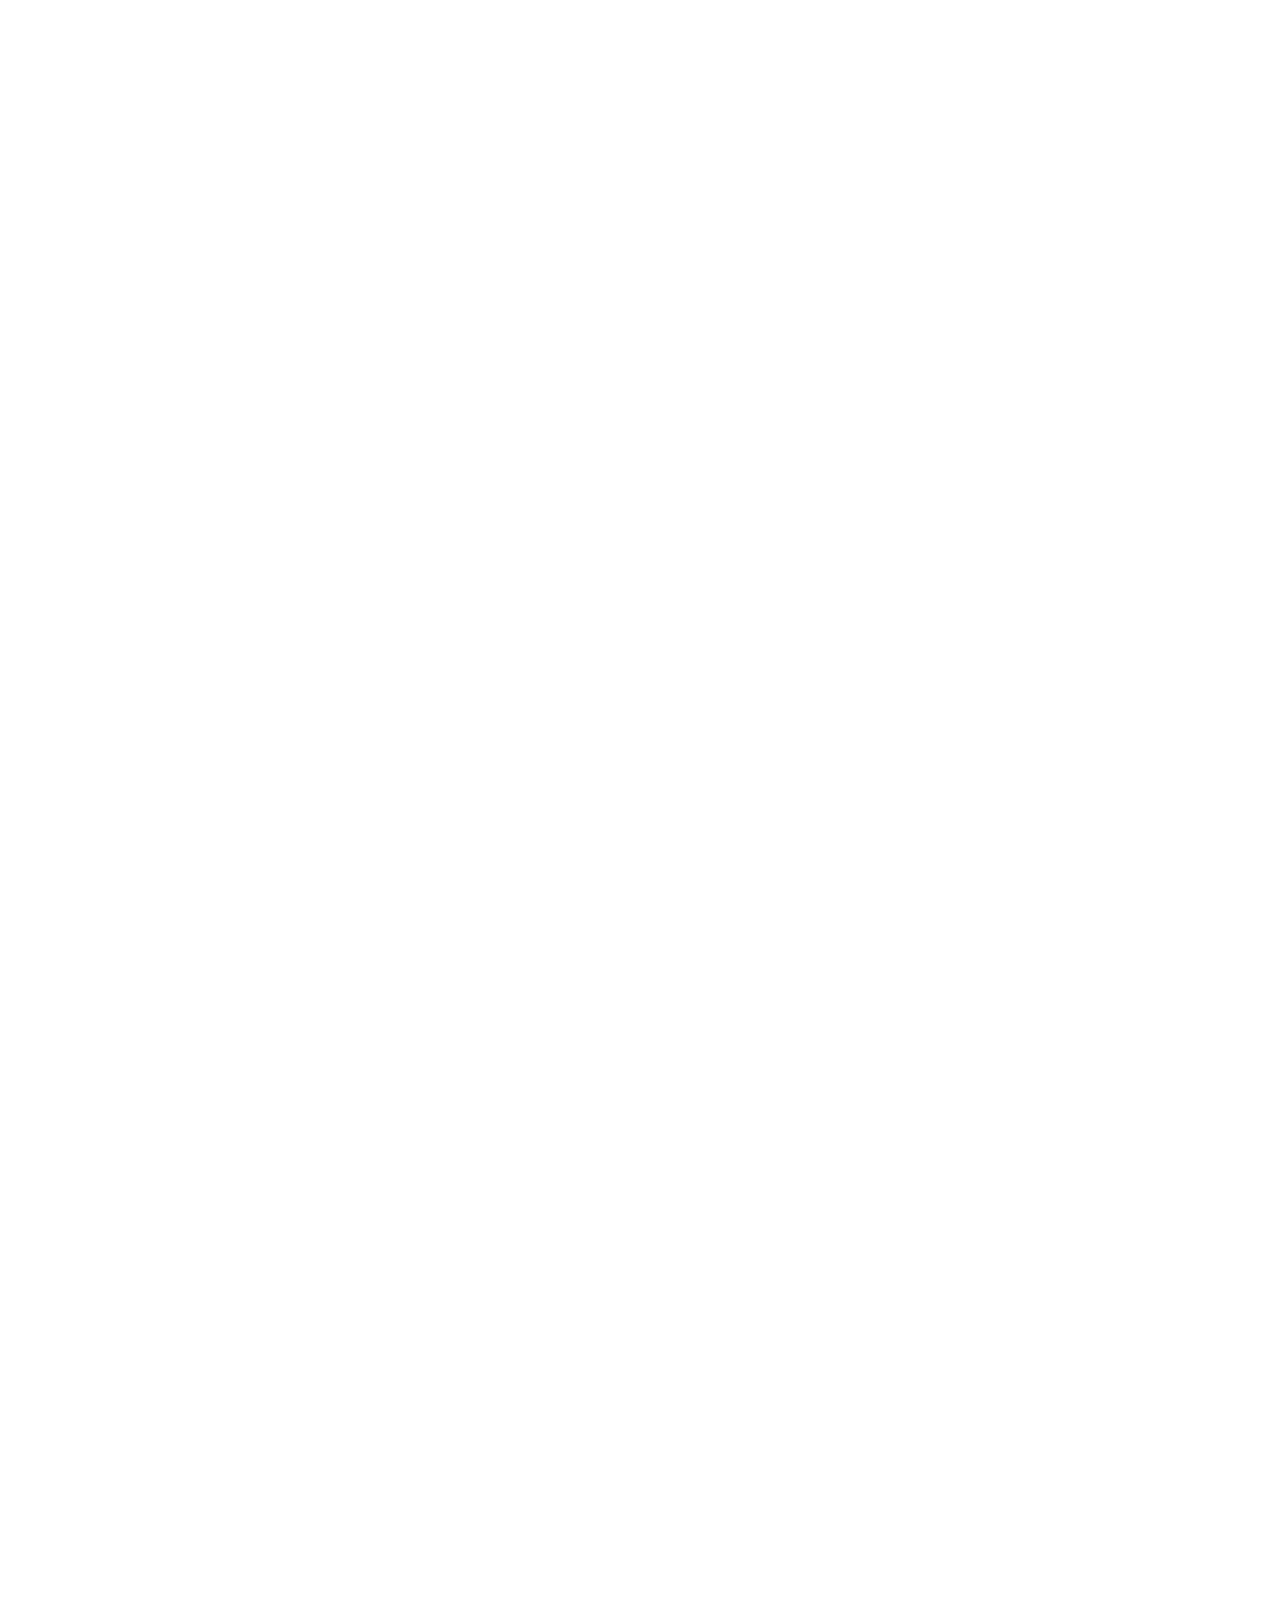
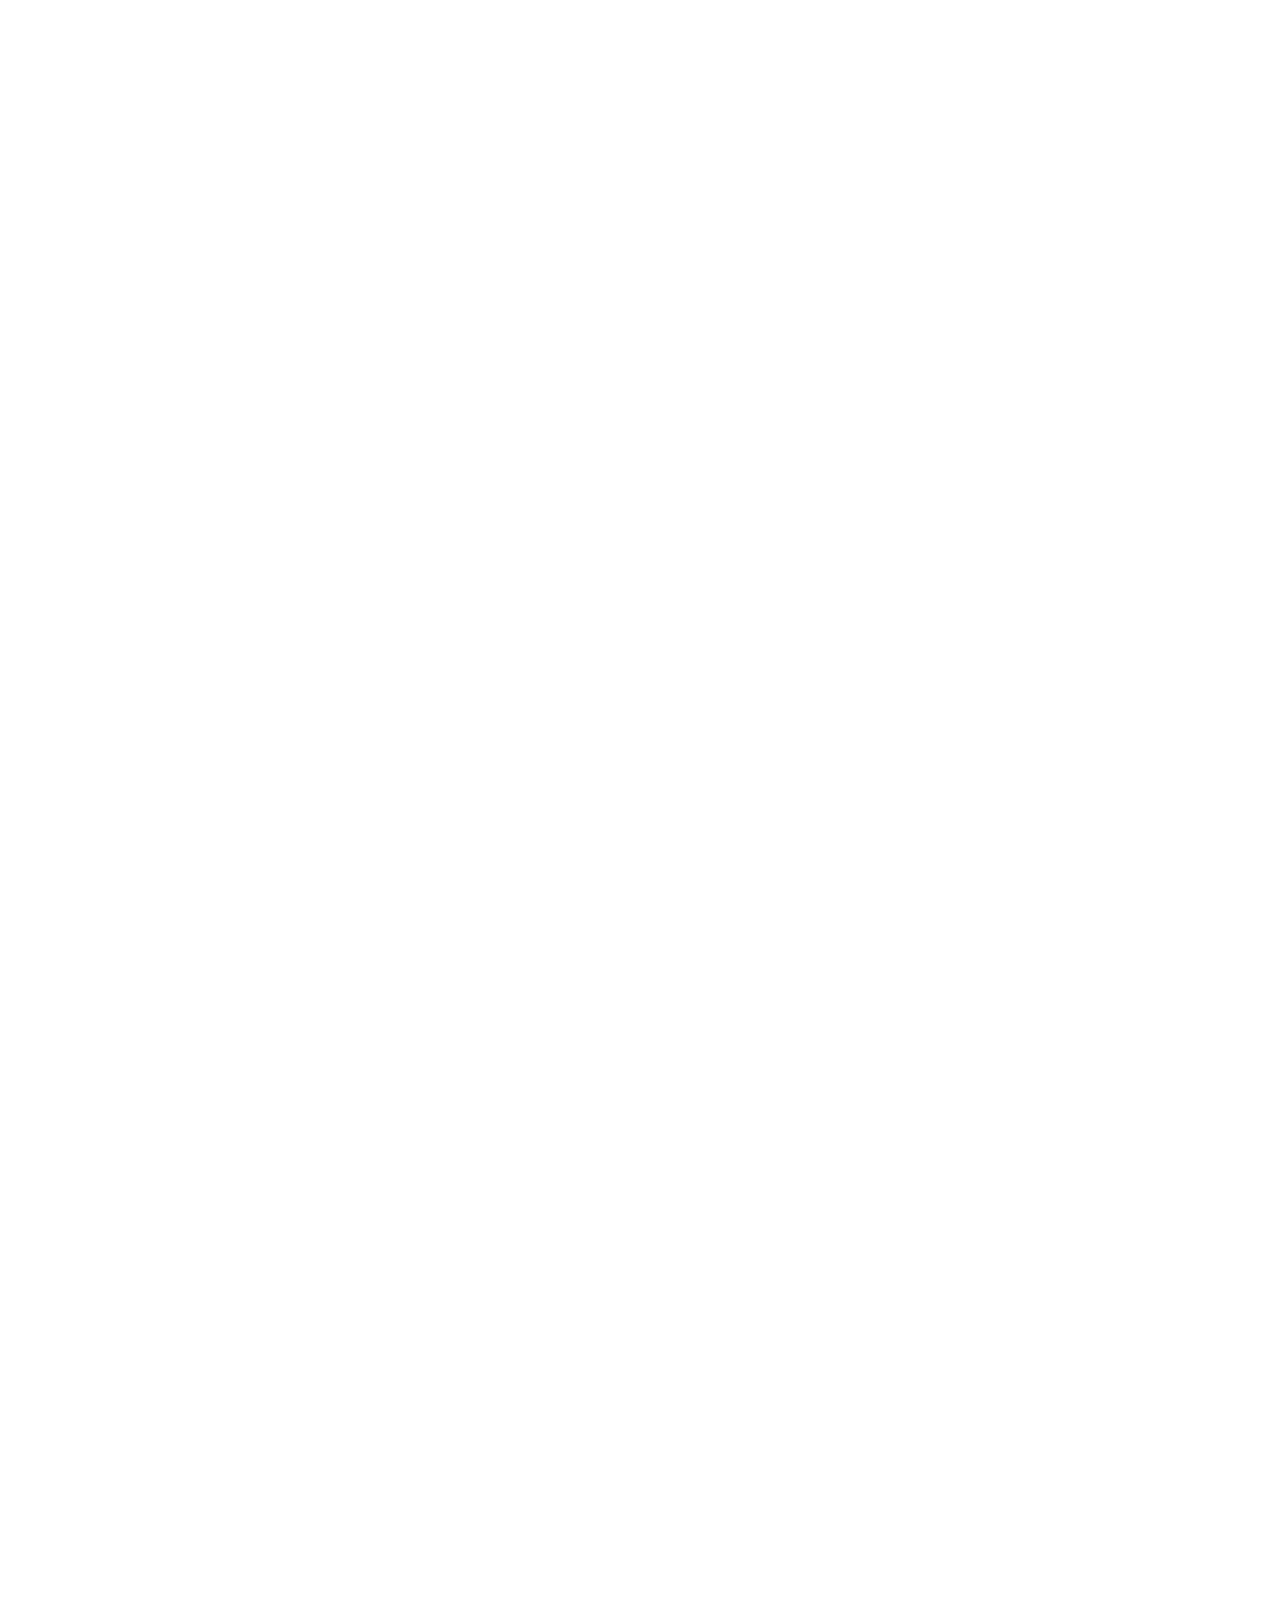
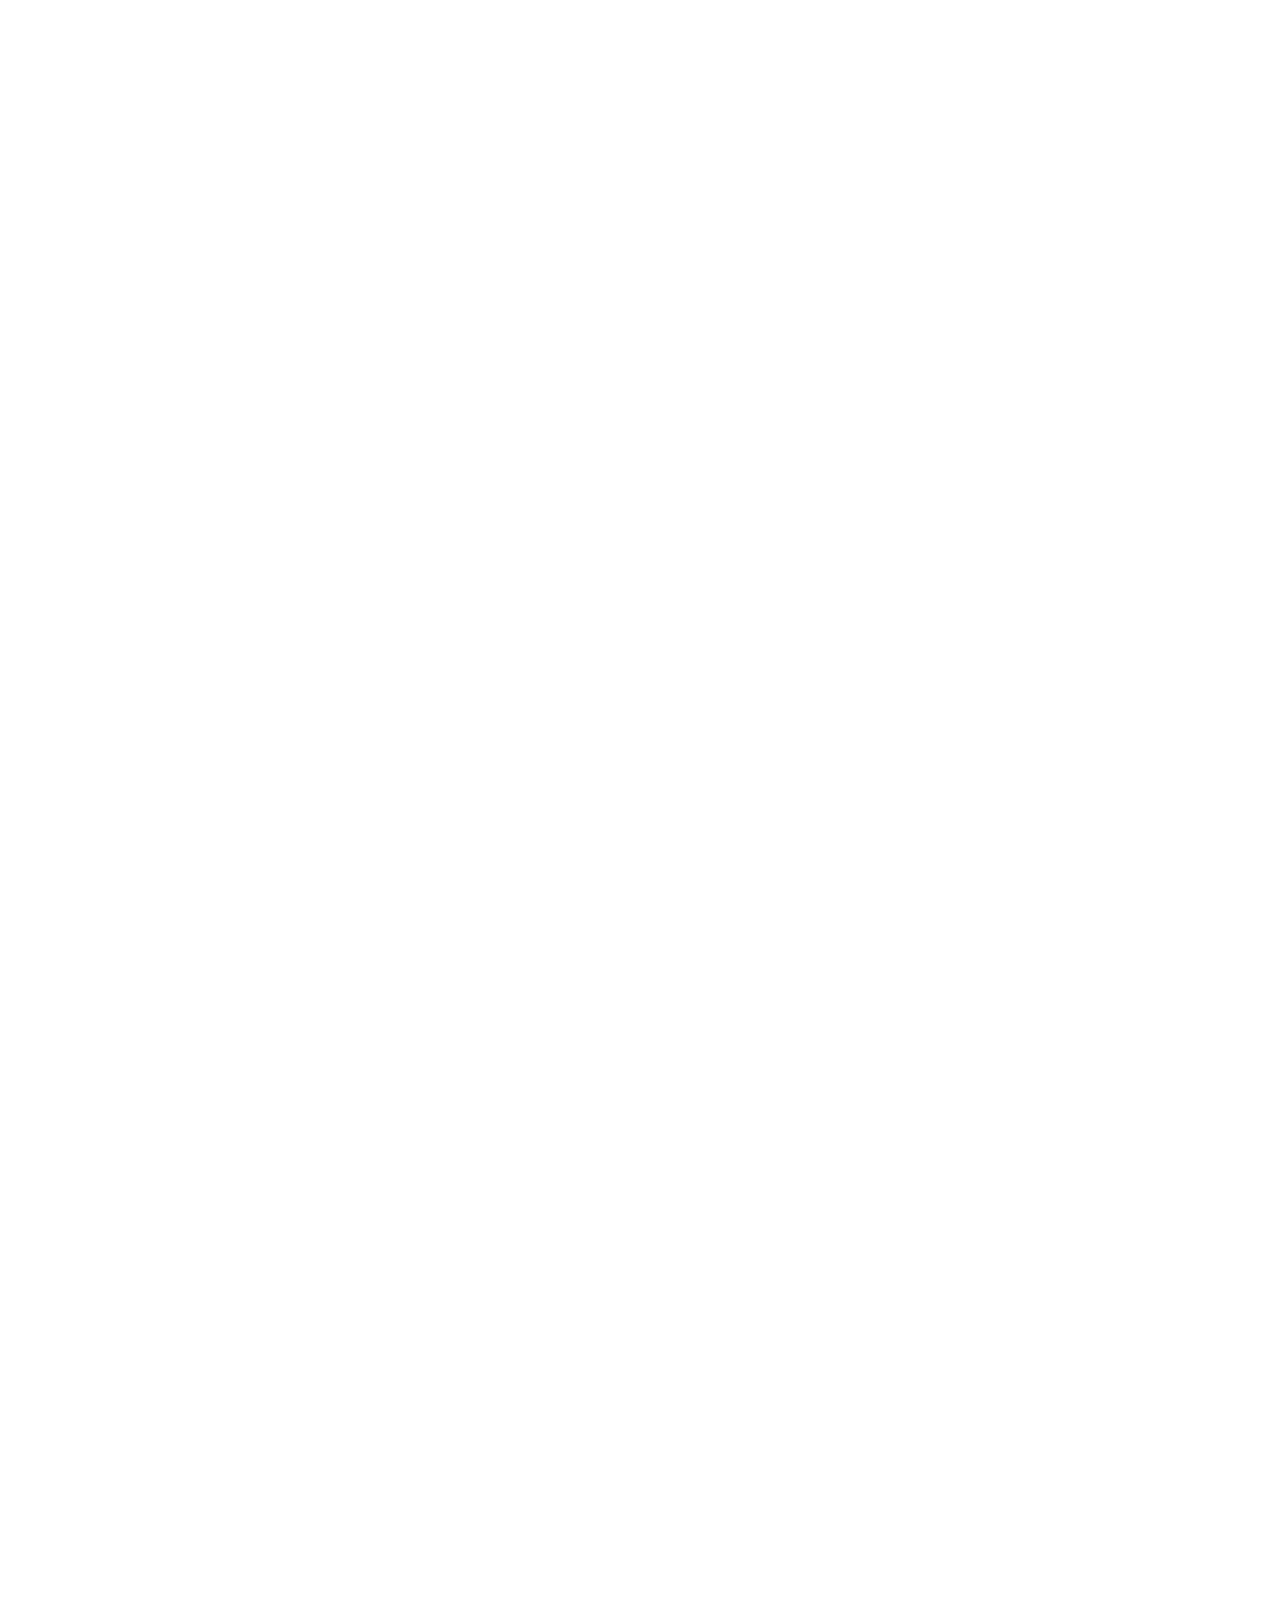
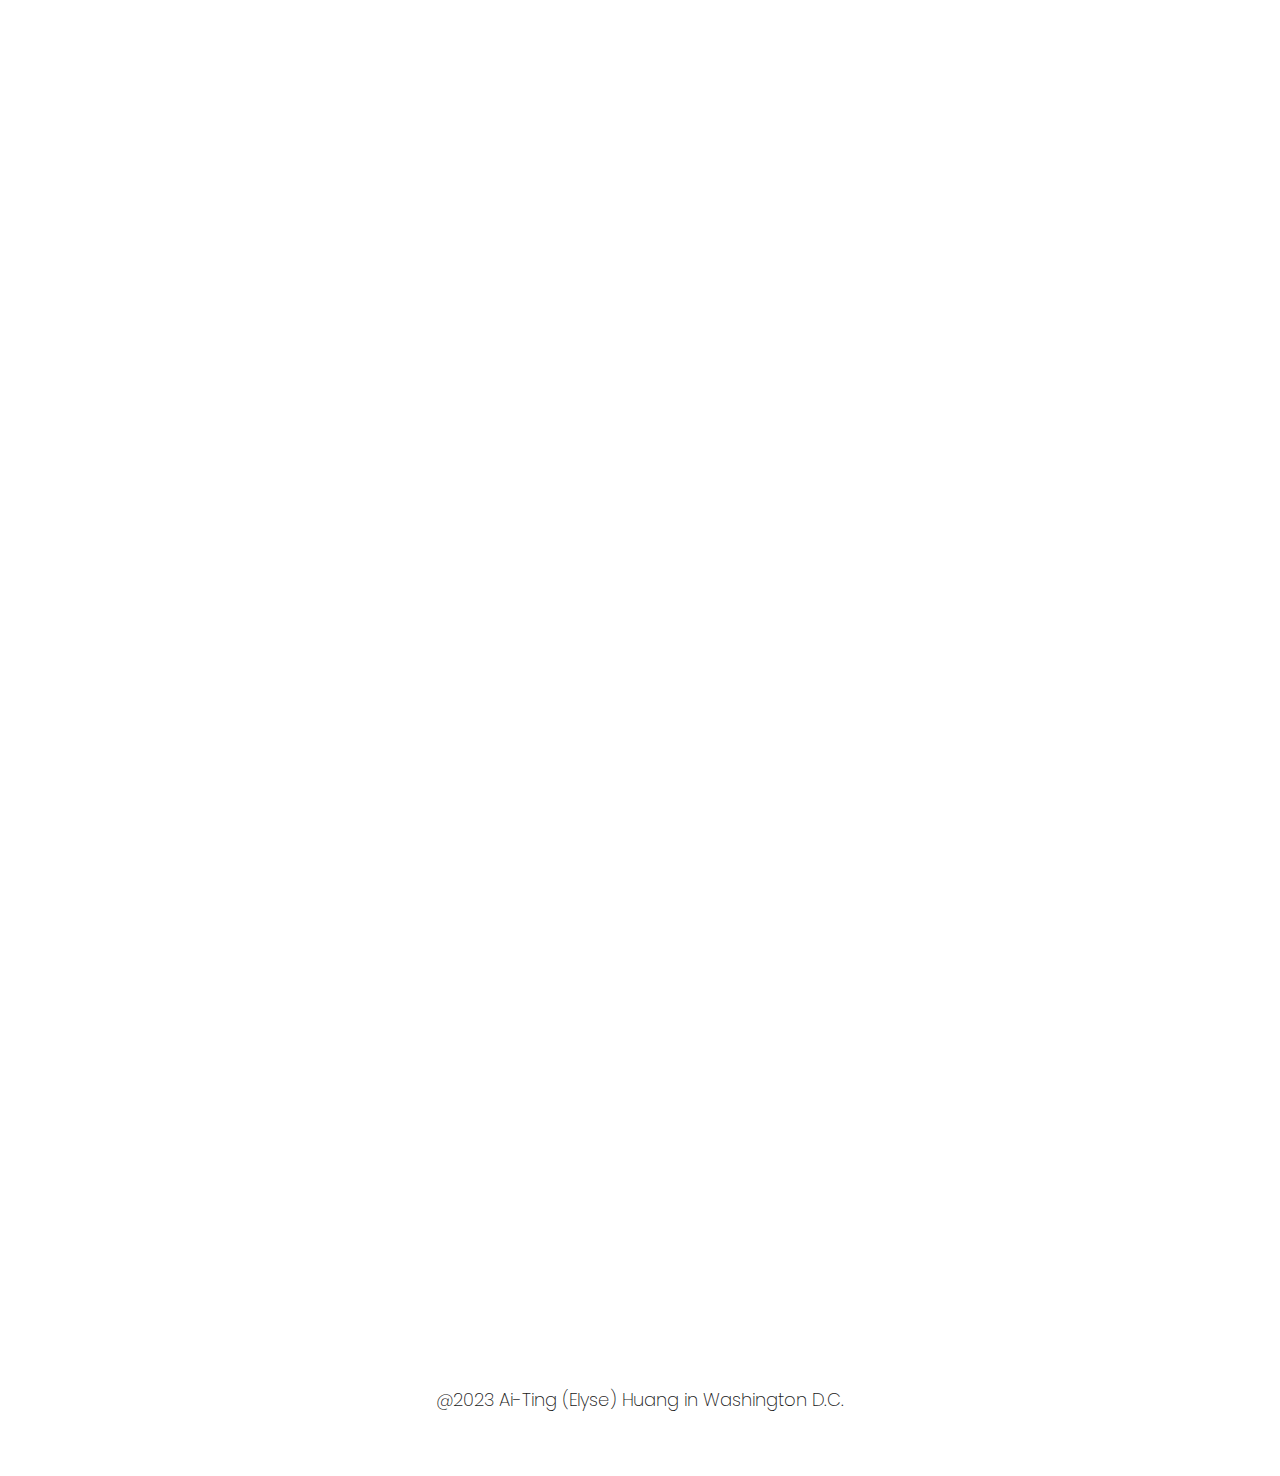
<file: colligo.html>
<!DOCTYPE html>
<html lang="en">
  <head>
    <!-- Required meta tags -->
    <meta charset="utf-8" />
    <meta
      name="viewport"
      content="width=device-width, initial-scale=1, shrink-to-fit=no"
    />

    <!-- Place favicon.ico in the root directory -->
    <link
      rel="shortcut icon"
      type="image/x-icon"
      href="assets/img/favicon.png"
    />

    <!-- All CSS -->
    <link rel="stylesheet" href="assets/css/bootstrap.min.css" />
    <link rel="stylesheet" href="assets/css/aos.css" />
    <link rel="stylesheet" href="assets/css/magnific-popup.css" />
    <link rel="stylesheet" href="assets/css/main.css" />
    <title>Elyse | UI/UX | Product design</title>
  </head>

  <body style="background-color: #fff" class="colligo">
    <!-- Header Area Start -->
    <div class="header-area">
      <div class="container">
        <div class="header-wrapper">
          <a href="index.html">
            <svg
              width="47"
              height="47"
              viewBox="0 0 47 47"
              fill="none"
              xmlns="http://www.w3.org/2000/svg"
            >
              <path
                d="M24 24H47V24C47 36.7025 36.7025 47 24 47V47V24Z"
                fill="#DEDFE0"
              />
              <rect y="24" width="23" height="23" fill="#DEDFE0" />
              <path
                d="M24 23C24 10.2975 34.2975 0 47 0V0V23H24V23Z"
                fill="#DEDFE0"
              />
              <path
                d="M0 23C0 10.2975 10.2975 0 23 0V0V23H0V23Z"
                fill="#DEDFE0"
              />
            </svg>
          </a>
          <button class="hamburger">
            <svg
              width="43"
              height="29"
              viewBox="0 0 43 29"
              fill="none"
              xmlns="http://www.w3.org/2000/svg"
            >
              <rect width="43" height="5" fill="#DEDFE0" />
              <rect y="12" width="43" height="5" fill="#DEDFE0" />
              <rect y="24" width="43" height="5" fill="#DEDFE0" />
            </svg>
          </button>
        </div>
      </div>
      <div class="mobile-menu">
        <button class="menu-close">
          <svg
            width="41"
            height="44"
            viewBox="0 0 41 44"
            fill="none"
            xmlns="http://www.w3.org/2000/svg"
          >
            <rect
              width="54.8491"
              height="3.87759"
              transform="matrix(0.67125 0.741231 -0.789461 0.6138 3.24219 0.378906)"
              fill="white"
            />
            <rect
              width="54.8491"
              height="3.87759"
              transform="matrix(0.67125 -0.741231 0.789461 0.6138 0.302734 41.6172)"
              fill="white"
            />
          </svg>
        </button>
        <ul>
          <li><a href="index.html#work-section">Work</a></li>
          <li><a href="about.html">About</a></li>
        </ul>
      </div>
    </div>
    <!-- Header Area End -->

    <!-- Pages Banner Start -->
    <div class="page-banner-area">
      <div class="container">
        <div class="page-banner-content">
          <h1 data-aos="fade-up">
            <span class="page-color-primary">Colligo Complete</span> :
            (2014-2016)
          </h1>
          <p data-aos="fade-up" data-aos-delay="100">
            Colligo Networks is the #1 provider for mobile SharePoint/Office 365
            collaboration and content management, available for Windows, Mac,
            iOS, and Android. Their customers include Microsoft, Coca-Cola,
            Novartis, Kraft Foods, General Motors, Siemens, and many more global
            industry leaders.
          </p>

          <p data-aos="fade-up" data-aos-delay="100">
            One of the reasons I was brought in was to help with creating
            Colligo's new ground breaking app <strong>Colligo Complete</strong>,
            which aims to provide enterprise workers a more efficient way to
            access the most relevant data and messages across multiple
            enterprise systems, such as Exchange, SharePoint, Box, Dropbox,
            Yammer, Link.
          </p>
          <div
            class="page-banner-video d-none"
            data-aos="fade-up"
            data-aos-delay="200"
          >
            <video
              src="./assets/img/experiaa-banner-video.mp4"
              loop
              muted
              autoplay
            ></video>
          </div>
        </div>
      </div>
    </div>
    <!-- Pages Banner End -->

    <!-- About Start -->
    <div class="page-about-area" data-aos="fade-up" data-aos-delay="200">
      <div class="container custom-container">
        <div class="page-about-wrapper">
          <div class="page-about-content">
            <h4>ABOUT THE PROJECT</h4>
            <p>
              Through the design sprint, we understood how to gain understanding
              about the user, identify their needs in order to come up with
              rational and justified solutions to be tested and iterated through
              user interviews. What else? How to have fun doing that!
            </p>
            <p>
              The goal of this exercise is to get experience creating a
              hypothesis, gathering quick feedback to validate or invalidate the
              hypothesis, iterating upon the feedback received, and testing
              again.
            </p>
          </div>
          <div class="page-about-list">
            <h4 class="time-line">TIMELINE <span>4 weeks</span></h4>
            <h4 class="p-goal">DISCIPLINE</h4>
            <ul>
              <li>User Research, Interviews, and Analysis</li>
              <li>Idea Generation</li>
              <li>Rapid prototyping - Lo-fi</li>
              <li>Iteration and Feedback Sessions</li>
              <li>Usability Testing and Evaluation</li>
              <li>Hi-fi prototyping</li>
            </ul>
            <h4 class="colla">TEAM <span>Individual</span></h4>
          </div>
        </div>
      </div>
    </div>
    <!-- About End -->

    <!-- Page Statement Start -->
    <div
      class="page-statement-area page-bg-primary s-py-50"
      data-aos="fade-up"
      data-aos-delay="200"
    >
      <div class="container">
        <div class="page-statement-content s-py-50">
          <h4>Team & Role</h4>
          <p>
            I led a variety of projects at Colligo - everything from landing
            pages and branding guidelines to new apps and setting up systems for
            their current apps to continue rapid development. For Colligo
            Complete, I was there from the ideation stage towards a Minimum
            Viable Product (MVP) to the prototype stage.
          </p>
          <p>
            I led a core team of 2 designers, with the supports from 2 product
            managers and a development team of 30 programmers.
          </p>
        </div>
      </div>
    </div>
    <!-- Page Statement End -->

    <!-- Page RoadMap Start -->
    <div
      class="page-roadmap-area s-py-50"
      data-aos="fade-up"
      data-aos-delay="200"
    >
      <div class="container">
        <div class="page-banner-content s-py-50">
          <h3>The challenge</h3>
          <p>
            In 2015, Colligo planned to create a new killer app that provides
            enterprise workers an efficient way to access the most relevant data
            and messages across many backend systems. Since there were already
            some apps with similar concept in the market (but not yet
            successful), we spent a great amount of time on analyzing
            competitors/target users and defining core features that can
            distinguish Colligo Complete from other similar apps.
          </p>
        </div>
      </div>
    </div>
    <!-- Page RoadMap End -->
    <!-- Page Statement Start -->
    <div
      class="page-statement-area page-bg-primary s-py-50"
      data-aos="fade-up"
      data-aos-delay="200"
    >
      <div class="container">
        <div class="page-statement-content s-py-50">
          <h4>Discovery & Exploration</h4>
          <p>
            In the exploratory phase, I focused on taking the insights learned
            from stakeholders, existing users, and non-users. I worked with the
            marketing team to conduct online surveys, focus groups and
            interviews with representative users in order to define target
            users, key pain points, and the core features.
          </p>
        </div>
      </div>
    </div>
    <!-- Page Statement End -->

    <!-- Research Start -->
    <div
      class="research-area d-none s-py-100-50"
      data-aos="fade-up"
      data-aos-delay="200"
    >
      <div class="container">
        <div class="research-wrapper">
          <div class="research-content">
            <p>
              300 online surveys, 4 focus groups and 15 pre-production
              one-on-one interviews were conducted to learn about targeted
              customer's needs and representative users' characteristics in
              order to define the key pain points and key features. A final
              report was also generated with personas, key findings, and
              recommendations.
            </p>
          </div>
          <div class="research-image">
            <img src="./assets/img/pages/colligo/complete-survey.png" alt="" />
          </div>
        </div>
      </div>
    </div>
    <!-- Research End -->

    <!-- Interview Start -->
    <div
      class="interview-area s-py-50-100"
      data-aos="fade-up"
      data-aos-delay="200"
    >
      <div class="container">
        <div class="interview-content">
          <p>
            300 online surveys, 4 focus groups and 15 pre-production one-on-one
            interviews were conducted to learn about targeted customer's needs
            and representative users' characteristics in order to define the key
            pain points and key features. A final report was also generated with
            personas, key findings, and recommendations.
          </p>
          <div class="inter-view-image">
            <img src="./assets/img/pages/colligo/complete-survey.png" alt="" />
          </div>
          <p class="interview-second-para">
            New branding guidelines were created. The two half circles are a
            modern take on the "sync" symbol, a key differentiation for Colligo.
            This is an analogy to collaboration and that technology is always
            changing, something Colligo continually addresses as part of the
            "enterprising" brand attribute.
          </p>
          <div class="inter-view-image">
            <img src="./assets/img/pages/colligo/branding.jpg" alt="" />
          </div>
        </div>
      </div>
    </div>
    <!-- Interview End -->

    <!-- Page Statement Start -->
    <div
      class="page-statement-area page-bg-primary d-none s-py-100"
      data-aos="fade-up"
      data-aos-delay="200"
    >
      <div class="container">
        <div class="page-statement-content page-statement-area-v2 s-py-50">
          <h4>RE-DEFINED PROBLEM STATEMENT #1.0</h4>
          <p>Let's redefine the problem statement based on user research!</p>
          <h2>
            how might we simplify the gift-giving process for the gift-giver?
          </h2>
        </div>
      </div>
    </div>
    <!-- Page Statement End -->

    <!-- Points Start -->
    <div
      class="page-points-area s-py-100"
      data-aos="fade-up"
      data-aos-delay="200"
    >
      <div class="container">
        <div class="section-title">
          <h4>Key pain points</h4>
          <p>
            In order to identify if this product was worth building, as well as
            what it needed to accomplish, we shifted through all of the feature
            requests during the focus groups and interviews. We were able to
            identify users' key pain points when they have to manage multiple
            enterprise systems on a daily basis: "It's not just about
            collaboration or knowledge, it's more about information management -
            Information velocity management and addressing information anxiety."
          </p>
        </div>
        <div class="page-points-wrapper">
          <div class="single-page-point page-bg-primary">
            <p>Deluge of information, hard to consume, navigate and manage</p>
          </div>
          <div class="single-page-point page-bg-primary">
            <p>Pervasiveness of access, device and locations</p>
          </div>
          <div class="single-page-point page-bg-primary">
            <p>The differences of UX/UI between work systems</p>
          </div>
        </div>
      </div>
    </div>
    <!-- Points End -->

    <!-- Page Statement Start -->
    <div
      class="page-statement-area page-bg-primary s-py-50"
      data-aos="fade-up"
      data-aos-delay="200"
    >
      <div class="container">
        <div class="page-statement-content page-statement-area-v3 s-py-50">
          <h4>Design approach</h4>
          <p>
            Based on the key pain points we defined, the goal of Colligo
            Complete is to provide enterprise workers a more efficient way to
            access the most relevant data and messages across many backend
            systems, online and offline, anywhere. Although we knew that the app
            could grow to be something much larger and more robust, we focused
            on creating a MVP that meets the user's core needs - coping with
            information overload.
          </p>
          <p>
            In order to identify and move forward with the best solutions as
            quickly as possible, we iterated through many ideas using card
            sorting, sketching, wireframing, and mockups. To begin with, we
            focused on solving the key pain points on the most important screens
            and then moved to the others. During the design process, more than 5
            rounds of wireframes/prototypes were tested using in-lab one-on-one
            solution interviews, 8 test participants each round.
          </p>
        </div>
      </div>
    </div>
    <!-- Page Statement End -->

    <!-- Analysis Start -->
    <div
      class="page-analysis-area s-py-100"
      data-aos="fade-up"
      data-aos-delay="200"
    >
      <div class="container">
        <div class="section-title">
          <h4>MVP demo site and solution interviews</h4>
          <p>
            A MVP demo site with screenshots of the most recent prototypes with
            'Try it for free' & 'View features' buttons was created using HTML &
            CSS, in order to identify the core features (features that get the
            most clicks), collect interested customers and users' emails, and
            get customers while building.
          </p>
          <p>
            We then conducted solution interview using the wireframes and
            prototypes created during each iteration. Test participants
            consisted of existing marketing contacts and early adopters
            collected from the MVP demo page - 3 customers and 5 users per
            iteration.
          </p>
        </div>
        <div class="page-analysis-thumb">
          <img src="./assets/img/pages/colligo/mvp.png" alt="" />
        </div>
      </div>
    </div>
    <!-- Analysis End -->

    <!-- imagination Start -->
    <div
      class="imagination-area page-bg-primary d-none s-pt-100"
      data-aos="fade-up"
      data-aos-delay="200"
    >
      <div class="container">
        <h2>Ideation beyond imagination</h2>
      </div>
      <img src="./assets/img/pages/imagination.png" alt="imagination" />
    </div>
    <!-- imagination End -->

    <!-- Ideation Start -->
    <div
      class="ideation-area s-py-100 text-center"
      data-aos="fade-up"
      data-aos-delay="200"
    >
      <div class="container">
        <div class="ideation-content">
          <h4>Wireframes</h4>
          <p>
            Wireframes created from Balsamiq and Sketch were used at the first
            two rounds of interviews instead of prototypes in order to identify
            core features, key issues, and also to save time in the development
            stage.
          </p>
          <img
            src="./assets/img/pages/colligo/interactive-wireframes.gif"
            alt=""
          />
        </div>
      </div>
    </div>
    <!-- Ideation End -->

    <!-- Page concepts Start -->
    <div
      class="page-bg-primary d-none s-py-100"
      data-aos="fade-up"
      data-aos-delay="200"
    >
      <div class="container">
        <div class="page-statement-content s-py-50">
          <h2 class="margin-0">
            User testing and adding real constraints to the concepts!
          </h2>
        </div>
      </div>
    </div>
    <!-- Page concepts End -->

    <!-- PROTOTYP Start -->
    <div
      class="page-prototype-area s-py-100-50"
      data-aos="fade-up"
      data-aos-delay="200"
    >
      <div class="container">
        <div class="page-prototype-content text-center">
          <div class="section-title">
            <h2>Prototypes</h2>
            <h5>
              Automatically syncs relevant content based on 'Project'
              configuration
            </h5>
          </div>
          <p>
            On the right hand side, there is a time-ordered series of events
            taking place across a multiplicity of systems, for example a PDF
            file in Sharepoint, an Exchange e-mail file, or a Yammer post.
          </p>
          <p>
            On the left hand side, users can navigate, sort and search the
            activity streams by their preferences.
          </p>
          <img src="./assets/img/pages//colligo/cardview.png" alt="" />
          <br /><br />
          <p>
            The 'Project' feature is what Colligo tried to propose with its CEC
            console system, where companies or managers can push configurations
            and target specific content to their workers. For instance, when
            workers log in to the app for the first time, they will have all
            needed work files ready in their 'Project' folders.
          </p>
          <br />
          <p>
            Users can also configure their own customized 'Projects.' They can
            specify keywords, data types and applications.
          </p>
          <div>
            <img
              src="./assets/img/pages/colligo/project-phone.png"
              alt=""
              class="single-phone"
            />
            <img src="./assets/img/pages/colligo/project.png" alt="" />
          </div>
        </div>
      </div>
    </div>
    <!-- PROTOTYP End -->

    <!-- Journy Start -->
    <div
      class="page-journy-area s-py-50"
      data-aos="fade-up"
      data-aos-delay="200"
    >
      <div class="container">
        <div class="page-jurny-content text-center">
          <div class="section-title">
            <h4>Swipe, Drag & Drop, share</h4>
            <p>
              Users can swipe (on mobile devices) or drag & drop
              individual/multiple activity streams to save into another
              application listed on the left navigation menu. Another feature we
              found would greatly help the team collaboration is the Share
              button. Users can share data with their team members within
              different systems simultaneously.
            </p>
          </div>
          <div>
            <img
              src="./assets/img/pages/colligo/share-phone.png"
              alt=""
              class="share-phone"
            />
            <img src="./assets/img/pages/colligo/share.png" alt="" />
          </div>
        </div>
      </div>
    </div>
    <div
      class="page-journy-area s-py-50"
      data-aos="fade-up"
      data-aos-delay="200"
    >
      <div class="container">
        <div class="page-jurny-content text-center">
          <div class="section-title">
            <h4>UX/UI native to the original apps</h4>
            <p>
              Users can perform some simple tasks with data within the user
              interface native to the original application. They can also browse
              the content hierarchy exactly as it is represented in it's native
              repositories.
            </p>
          </div>
          <a href="#">
            <img src="./assets/img/pages/colligo/listview.png" alt="" />
          </a>
        </div>
      </div>
    </div>
    <!-- Journy End -->

    <!-- Journy Start -->
    <div
      class="page-journy-area s-py-50"
      data-aos="fade-up"
      data-aos-delay="200"
    >
      <div class="container">
        <div class="page-jurny-content text-center">
          <div class="section-title">
            <h4>File type icons</h4>
            <p>
              I also made icons specially designed for the file types used in
              the apps.
            </p>
          </div>
          <a href="#">
            <img src="./assets/img/pages/colligo/file-type.png" alt="" />
          </a>
        </div>
      </div>
    </div>
    <div
      class="page-journy-area s-py-50"
      data-aos="fade-up"
      data-aos-delay="200"
    >
      <div class="container">
        <div class="page-jurny-content text-center">
          <div class="section-title">
            <h4>Colligo Console</h4>
            <p>
              Colligo Console is the command center for data governance and user
              adoption: Onboard users, deploy policy, ensure compliance, and
              report analytics. It serves as the central management server for
              configuring and managing apps - logging user activity and making
              the data available to administrators to facilitate decision making
              and enforce compliance.
            </p>
          </div>
          <a href="#">
            <img src="./assets/img/pages/colligo/console.png" alt="" />
          </a>
        </div>
      </div>
    </div>
    <!-- Journy End -->

    <!-- Screen Start -->
    <div class="page-screen-area d-none s-py-50">
      <div class="container">
        <div class="single-screen" data-aos="fade-up" data-aos-delay="200">
          <div class="single-screen-content">
            <h4>Gift Search screen</h4>
            <p>
              The user can choose from a wide range of trending gift ideas. Upon
              selecting one, the user is able to watch tutorials on how to make
              the gift and also gets an option to purchase the ingredients
            </p>
            <a class="popup-image" href="./assets/img/pages/screen-01.png">
              <img src="./assets/img/pages/screen-01.png" alt="screen" />
            </a>
          </div>
          <div class="single-screen-thumb">
            <video
              src="./assets/img/experiaa-banner-video.mp4"
              autoplay
              loop
              muted
            ></video>
          </div>
        </div>
        <div
          class="single-screen s-pt-100"
          data-aos="fade-up"
          data-aos-delay="200"
        >
          <div class="single-screen-content">
            <h4>Upcoming event screen</h4>
            <p>
              This screen helps to keep the user updated with upcoming special
              dates, reminding them about any gift-giving event. The user can
              add interests of their friends and the app creates a suggested
              list of gifts.
            </p>
            <a class="popup-image" href="./assets/img/pages/screen-02.png">
              <img src="./assets/img/pages/screen-02.png" alt="screen" />
            </a>
          </div>
          <div class="single-screen-thumb">
            <video
              src="./assets/img/experiaa-banner-video.mp4"
              autoplay
              loop
              muted
            ></video>
          </div>
        </div>
        <div
          class="single-screen s-pt-100"
          data-aos="fade-up"
          data-aos-delay="200"
        >
          <div class="single-screen-content">
            <h4>Source a gift screen</h4>
            <p>
              In order to help source gifts through pictures, a lens feature
              helps the user locate vendors and suppliers of a particular
              product. The user has the option to click a picture or upload it
              from the gallery
            </p>
            <a class="popup-image" href="./assets/img/pages/screen-03.png">
              <img src="./assets/img/pages/screen-03.png" alt="screen" />
            </a>
          </div>
          <div class="single-screen-thumb">
            <video
              src="./assets/img/experiaa-banner-video.mp4"
              autoplay
              loop
              muted
            ></video>
          </div>
        </div>
        <div
          class="single-screen s-pt-100"
          data-aos="fade-up"
          data-aos-delay="200"
        >
          <div class="single-screen-content">
            <h4>Experiential delivery screen</h4>
            <p>
              In order to assist with bespoke delivery options, the app gives
              the user an option to choose from different themes. They can
              customize the delivery based on the interests of the receiver.
            </p>
            <a class="popup-image" href="./assets/img/pages/screen-04.png">
              <img src="./assets/img/pages/screen-04.png" alt="screen" />
            </a>
          </div>
          <div class="single-screen-thumb">
            <video
              src="./assets/img/experiaa-banner-video.mp4"
              autoplay
              loop
              muted
            ></video>
          </div>
        </div>
      </div>
    </div>
    <!-- Screen End -->

    <!-- Testing Start -->
    <div
      class="page-testing-area d-none s-py-50"
      data-aos="fade-up"
      data-aos-delay="200"
    >
      <div class="container">
        <div class="page-testing-content">
          <div class="section-title">
            <h4>USER TESTING</h4>
          </div>
          <h3>
            Results from 20 min long user tests conducted with 10 users showed
            that
            <span class="page-color-primary"
              >9/10 were able to complete the tasks</span
            >
            of selecting a gift and creating a customized delivery experience!
          </h3>
        </div>
      </div>
    </div>
    <!-- Testing End -->

    <!-- REFLECTION Start -->
    <div class="s-py-50 d-none" data-aos="fade-up" data-aos-delay="200">
      <div class="container">
        <div class="page-reflection-content">
          <div class="section-title">
            <h4>REFLECTION</h4>
          </div>
          <p>
            <span>I learned</span> how to take user interviews at a detailed
            level and further analyze them to create problem statements and
            formulate solutions to those problems. Getting exposure to the
            entire product design process instilled a thorough knowledge of each
            step and a deeper understanding of the design thinking process.
          </p>
          <p>
            <span>I would change,</span> I would want to focus on one feature
            instead of taking multiple at once - this will help me design usable
            and interactive user flow from end to end, currently the application
            has multiple immersive features in it - I would rethink the MVP plan
            of the product and create a phasing for the same. Since it was a
            short duration sprint, I could not focus on design elements such as
            color palettes and iconography, which I would like to do.
          </p>
        </div>
      </div>
    </div>
    <!-- REFLECTION End -->

    <div class="next-project" data-aos="fade-up" data-aos-delay="100">
      <div class="container">
        <a href="google.html">
          <span>Next project</span>
          <svg
            width="9"
            height="15"
            viewBox="0 0 9 15"
            fill="none"
            xmlns="http://www.w3.org/2000/svg"
          >
            <path
              d="M0.377861 14.63C0.125953 14.3834 0 14.0695 0 13.6883C0 13.3072 0.125953 12.9933 0.377861 12.7466L5.73663 7.5L0.377861 2.25336C0.125953 2.00673 0 1.69282 0 1.31166C0 0.930493 0.125953 0.616591 0.377861 0.369955C0.629769 0.123318 0.950379 0 1.33969 0C1.729 0 2.04961 0.123318 2.30152 0.369955L8.62212 6.5583C8.75952 6.69282 8.85708 6.83856 8.91479 6.99551C8.9725 7.15247 9.00089 7.32063 8.99998 7.5C8.99998 7.67937 8.97112 7.84753 8.91341 8.00448C8.8557 8.16143 8.7586 8.30717 8.62212 8.4417L2.30152 14.63C2.04961 14.8767 1.729 15 1.33969 15C0.950379 15 0.629769 14.8767 0.377861 14.63Z"
              fill="black"
            />
          </svg>
        </a>
      </div>
    </div>

    <!-- Footer Area Start -->
    <div class="footer-area">
      <div class="container">
        <div class="footer-content">
          <p>@2023 Ai-Ting (Elyse) Huang in Washington D.C.</p>
        </div>
      </div>
    </div>
    <!-- Footer Area End -->

    <!-- Optional JavaScript -->
    <!-- jQuery first, then Popper.js, then Bootstrap JS -->
    <script src="assets/js/jquery-3.5.1.min.js"></script>
    <script src="assets/js/popper.min.js"></script>
    <script src="assets/js/bootstrap.min.js"></script>
    <script src="assets/js/aos.js"></script>
    <script src="assets/js/jquery.magnific-popup.min.js"></script>
    <script src="assets/js/script.js"></script>
  </body>
</html>
</file>
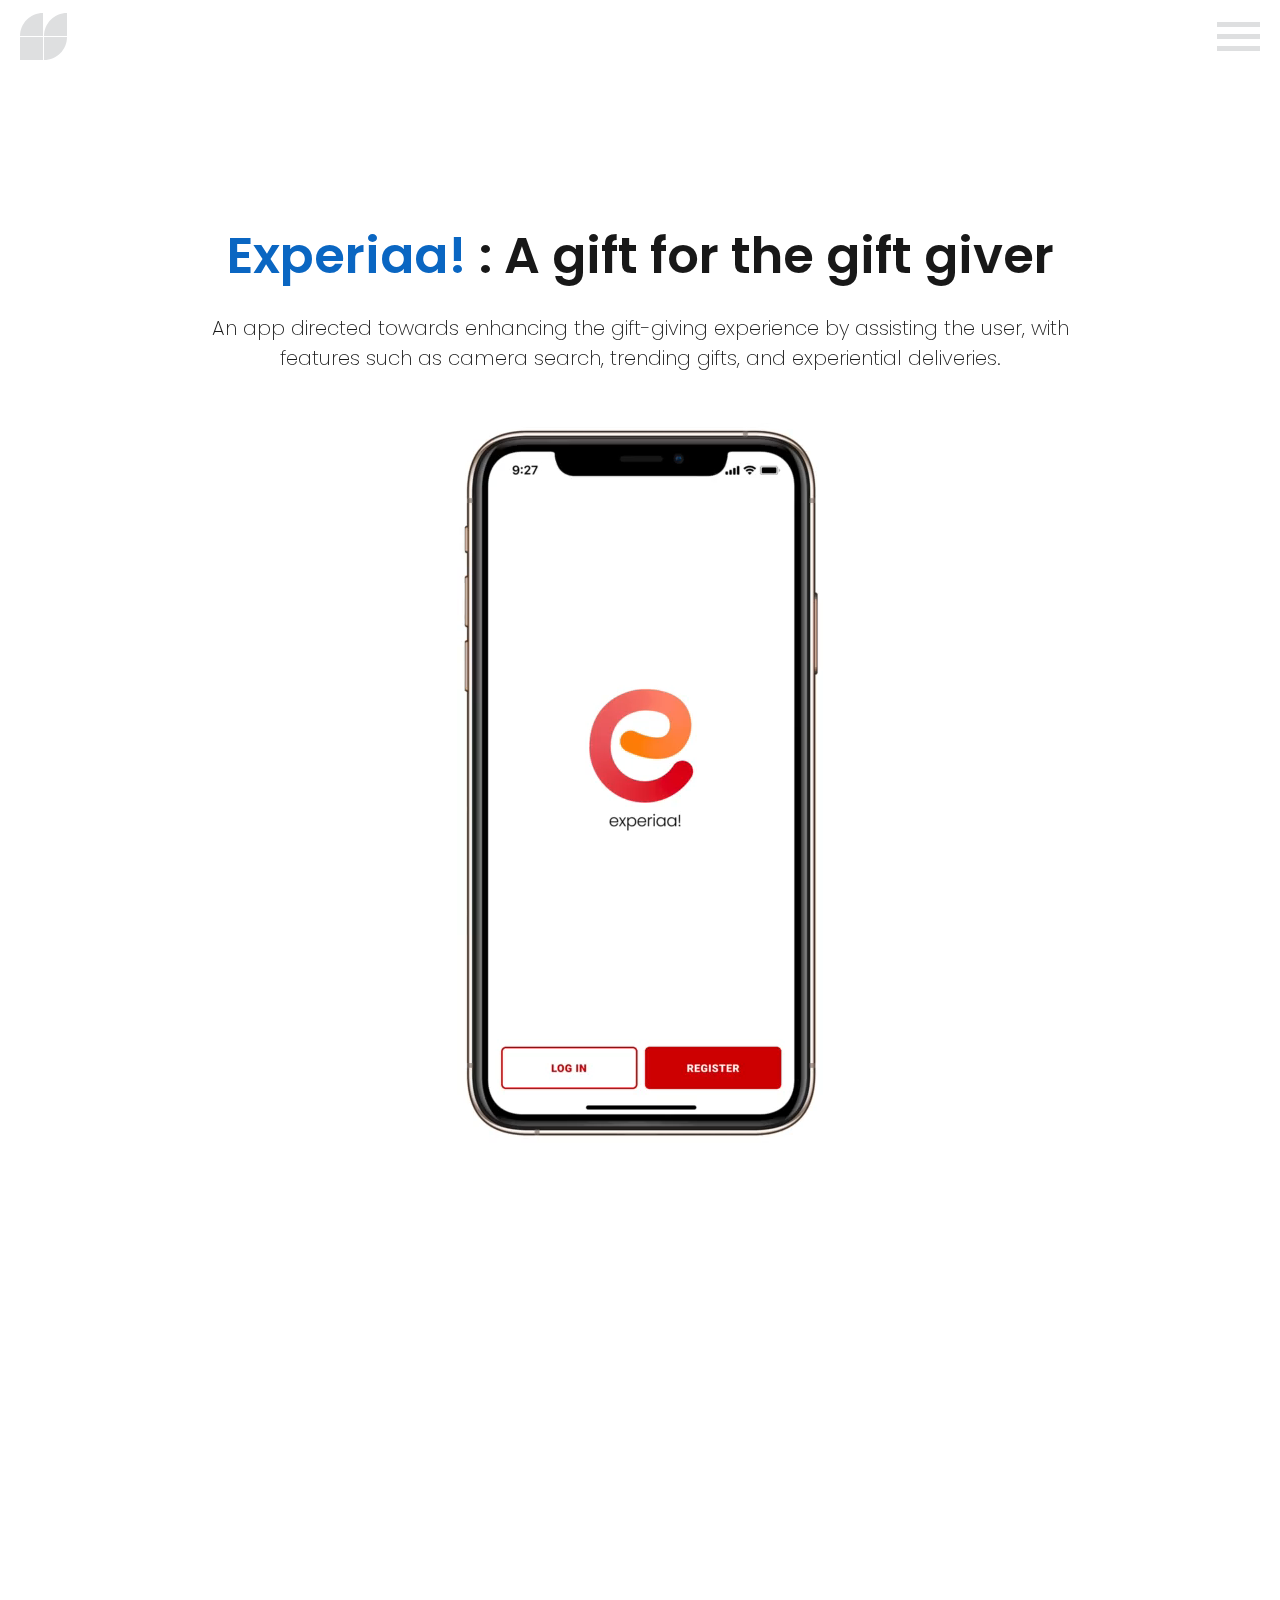
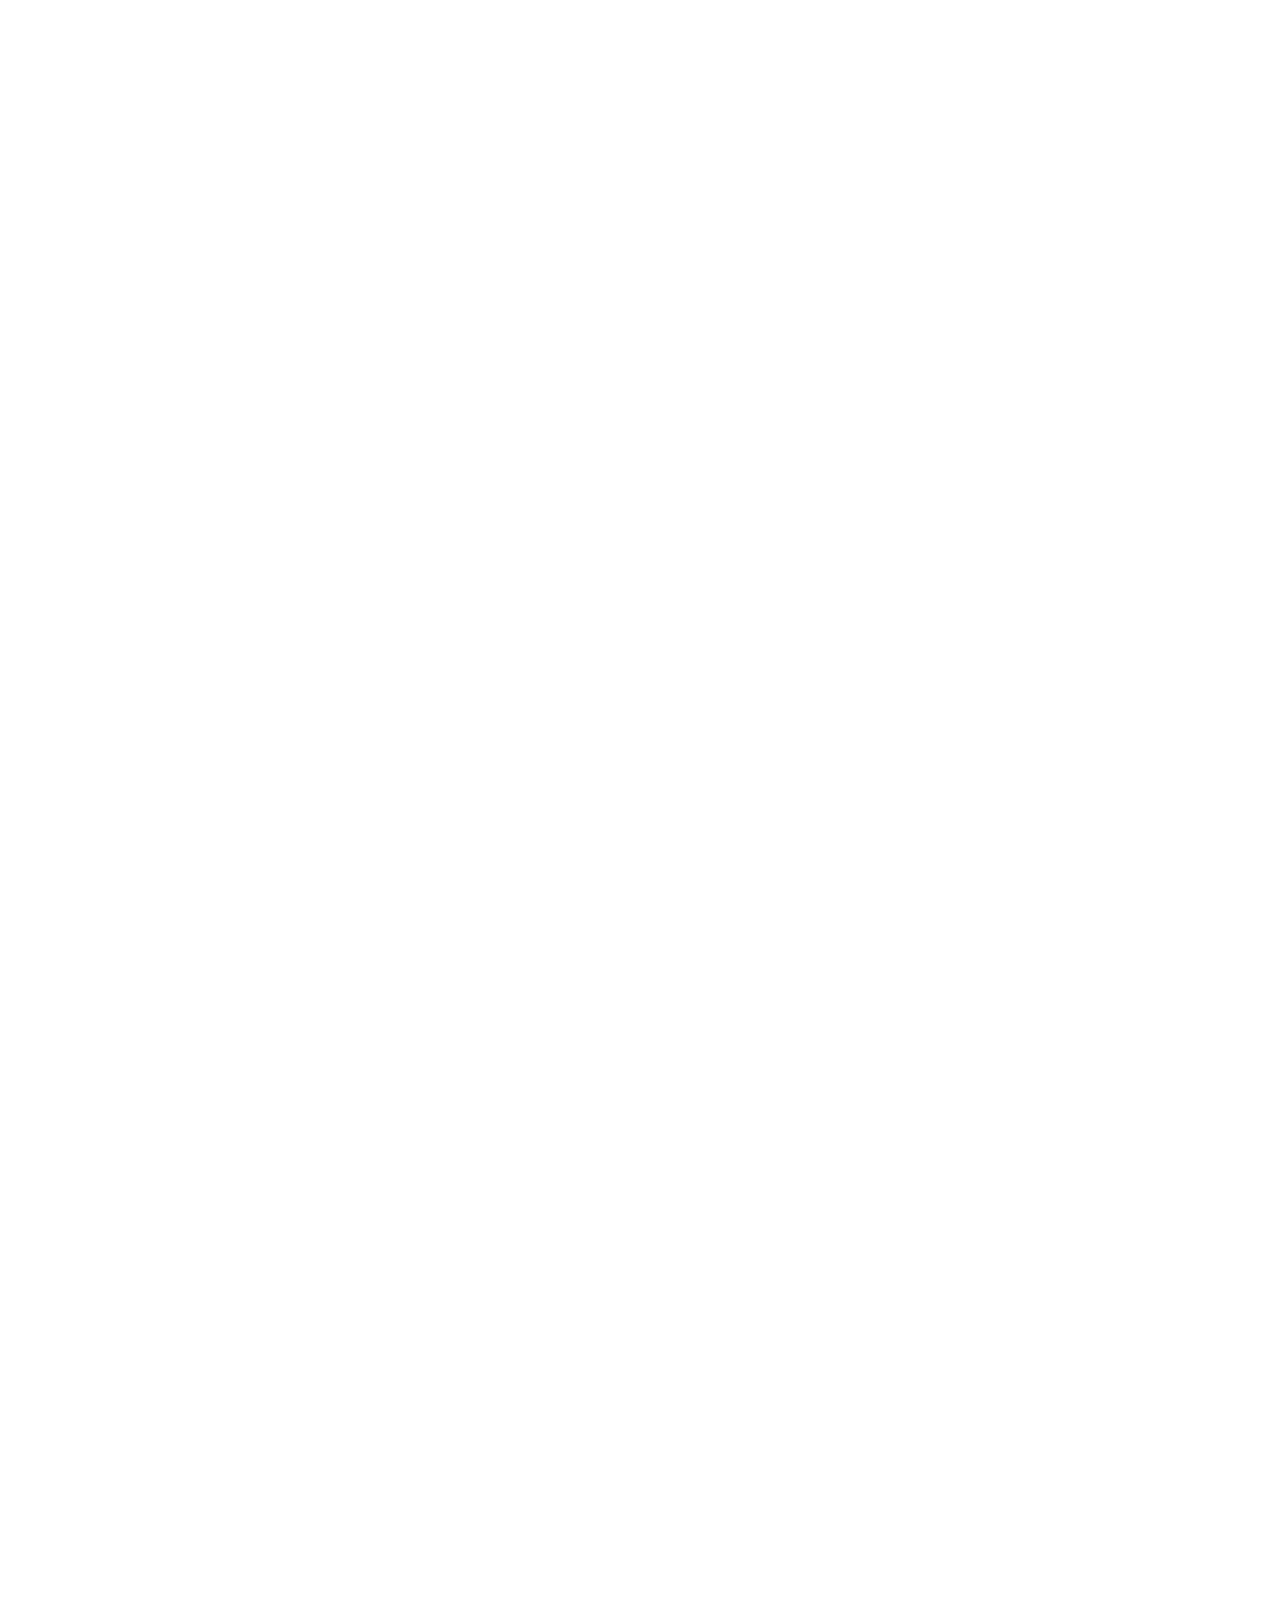
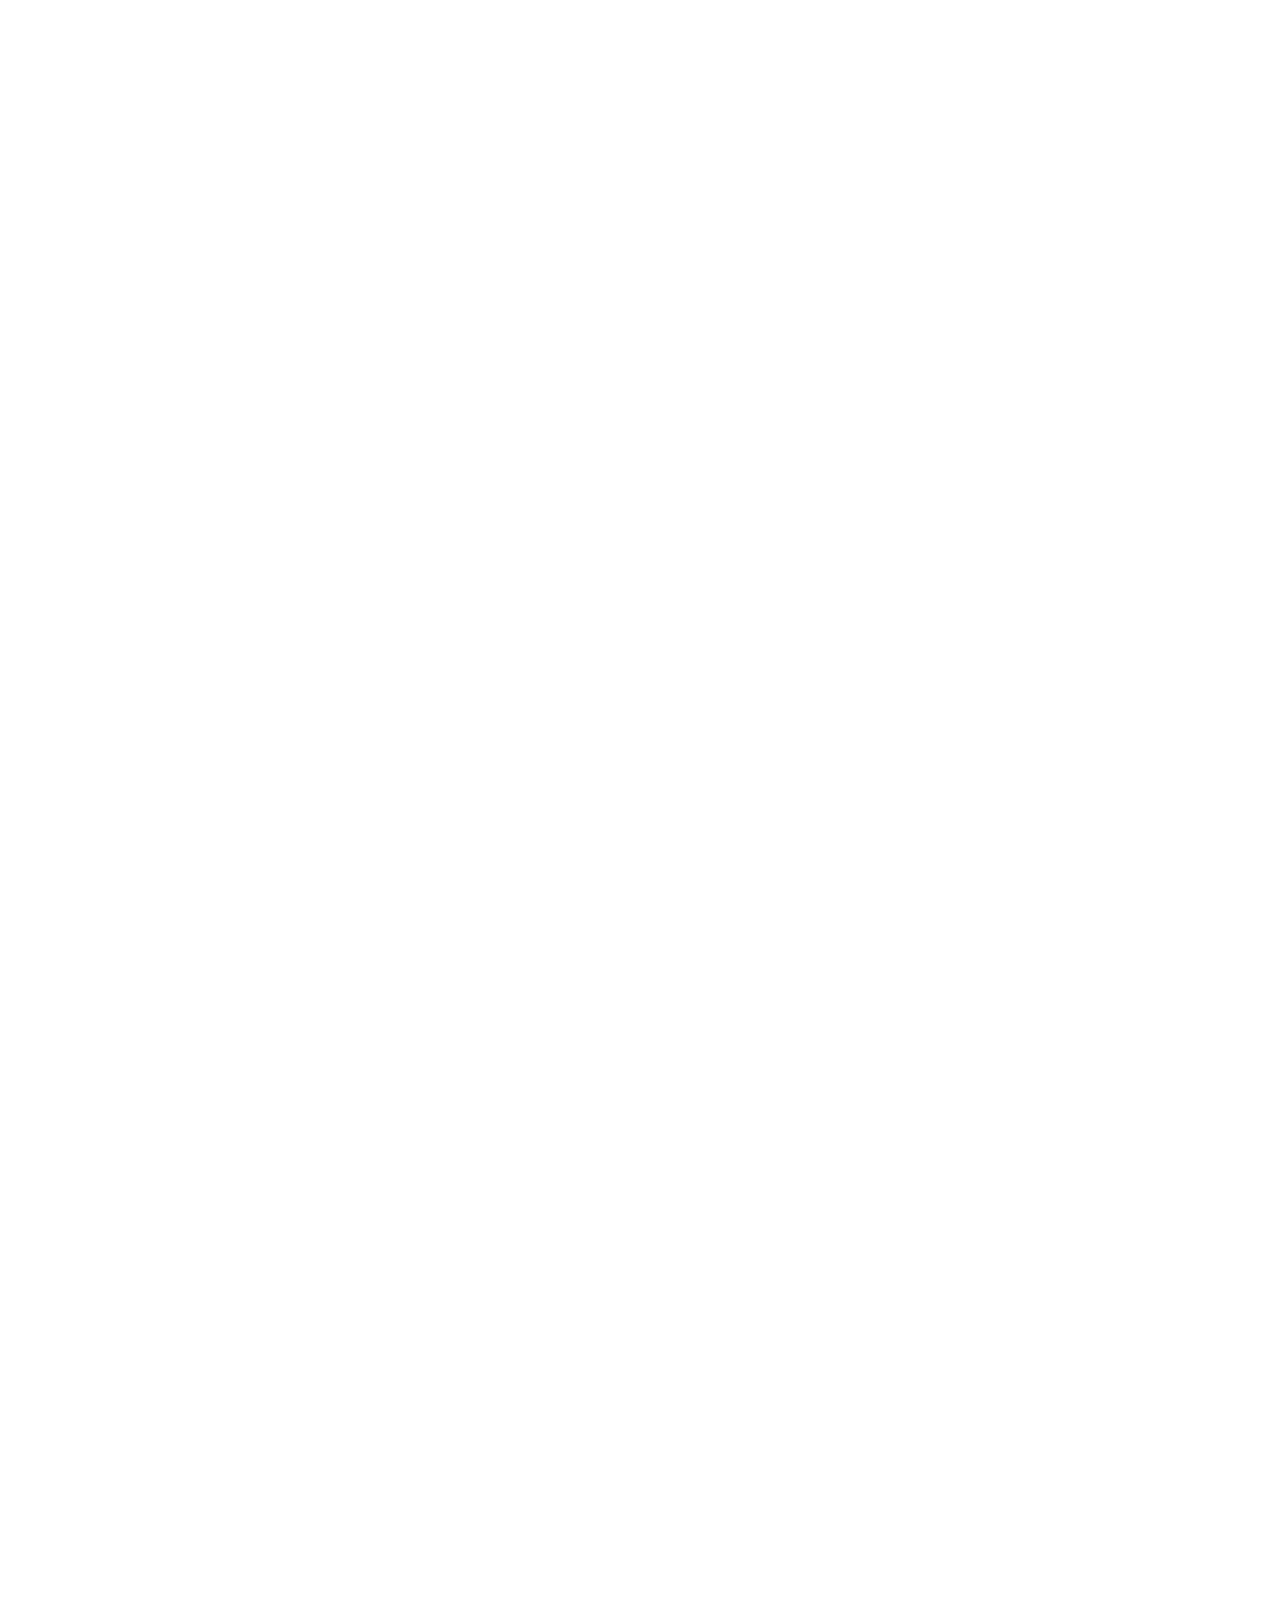
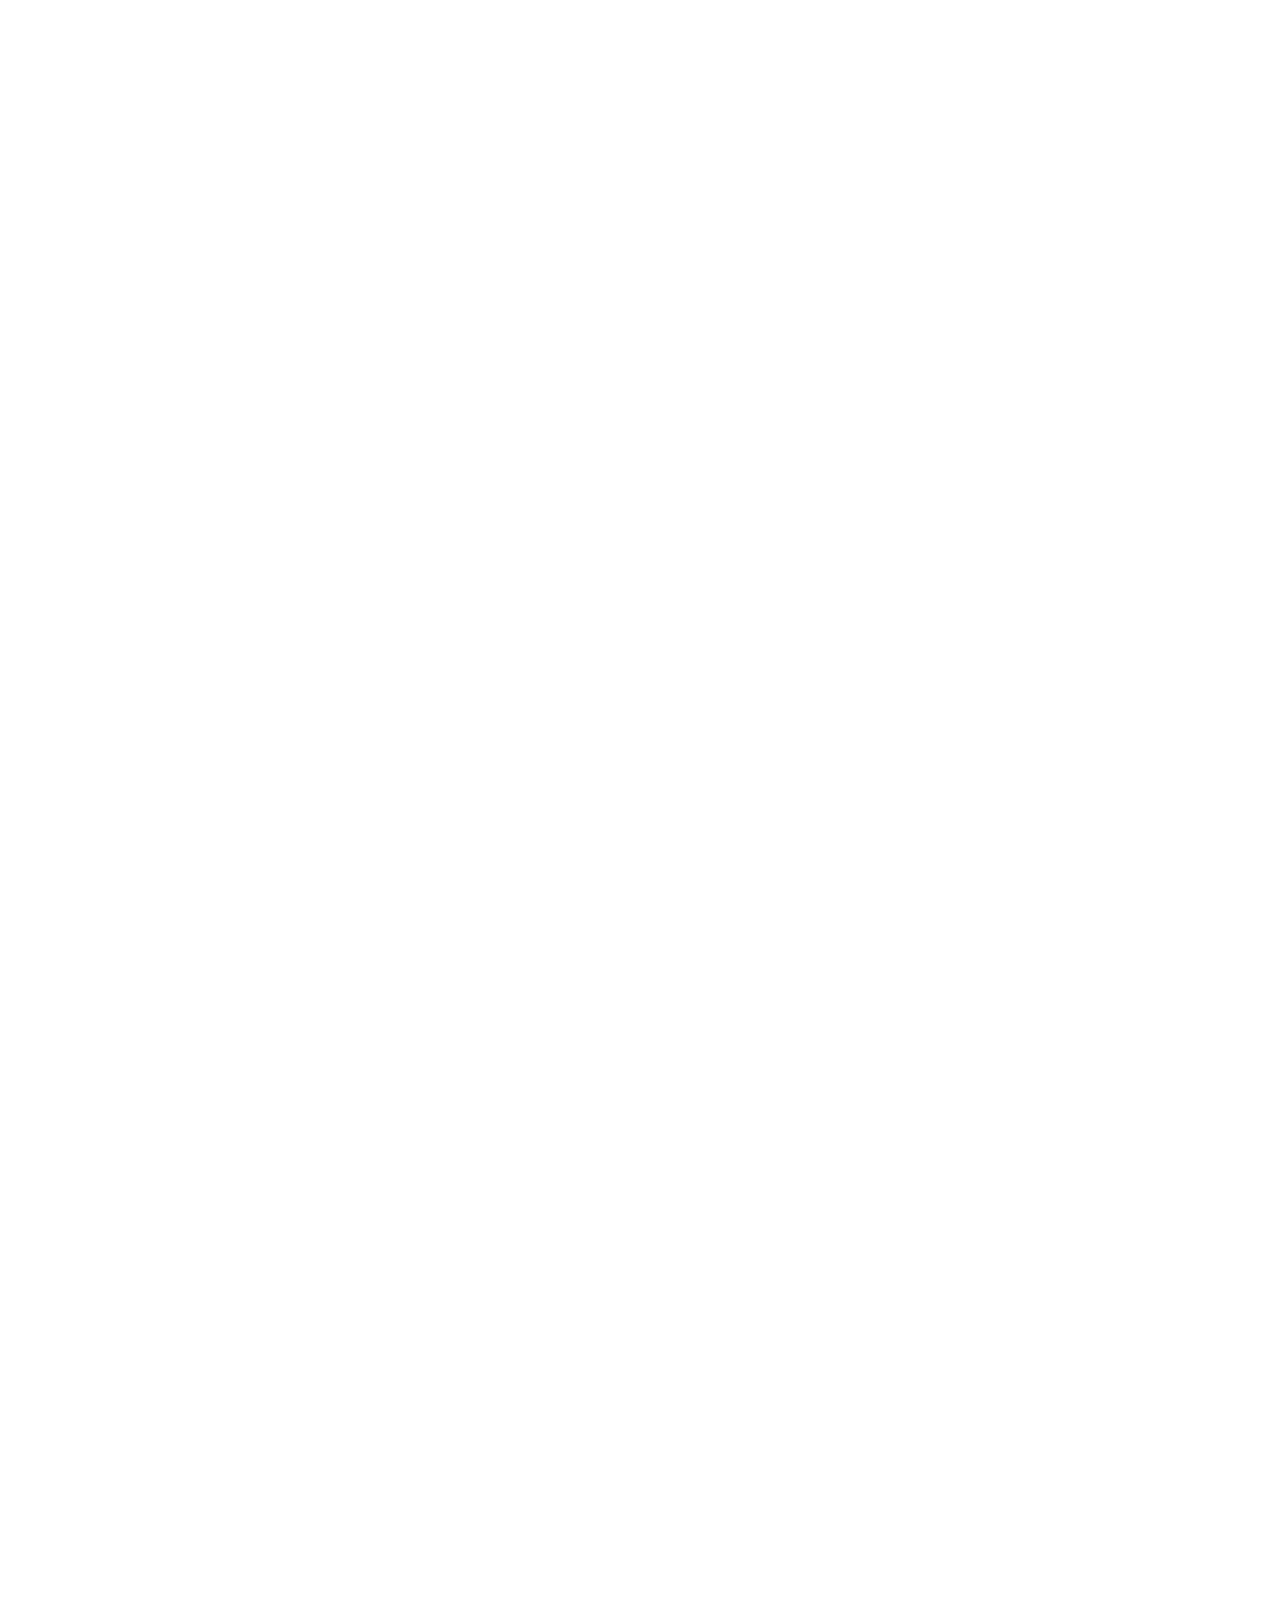
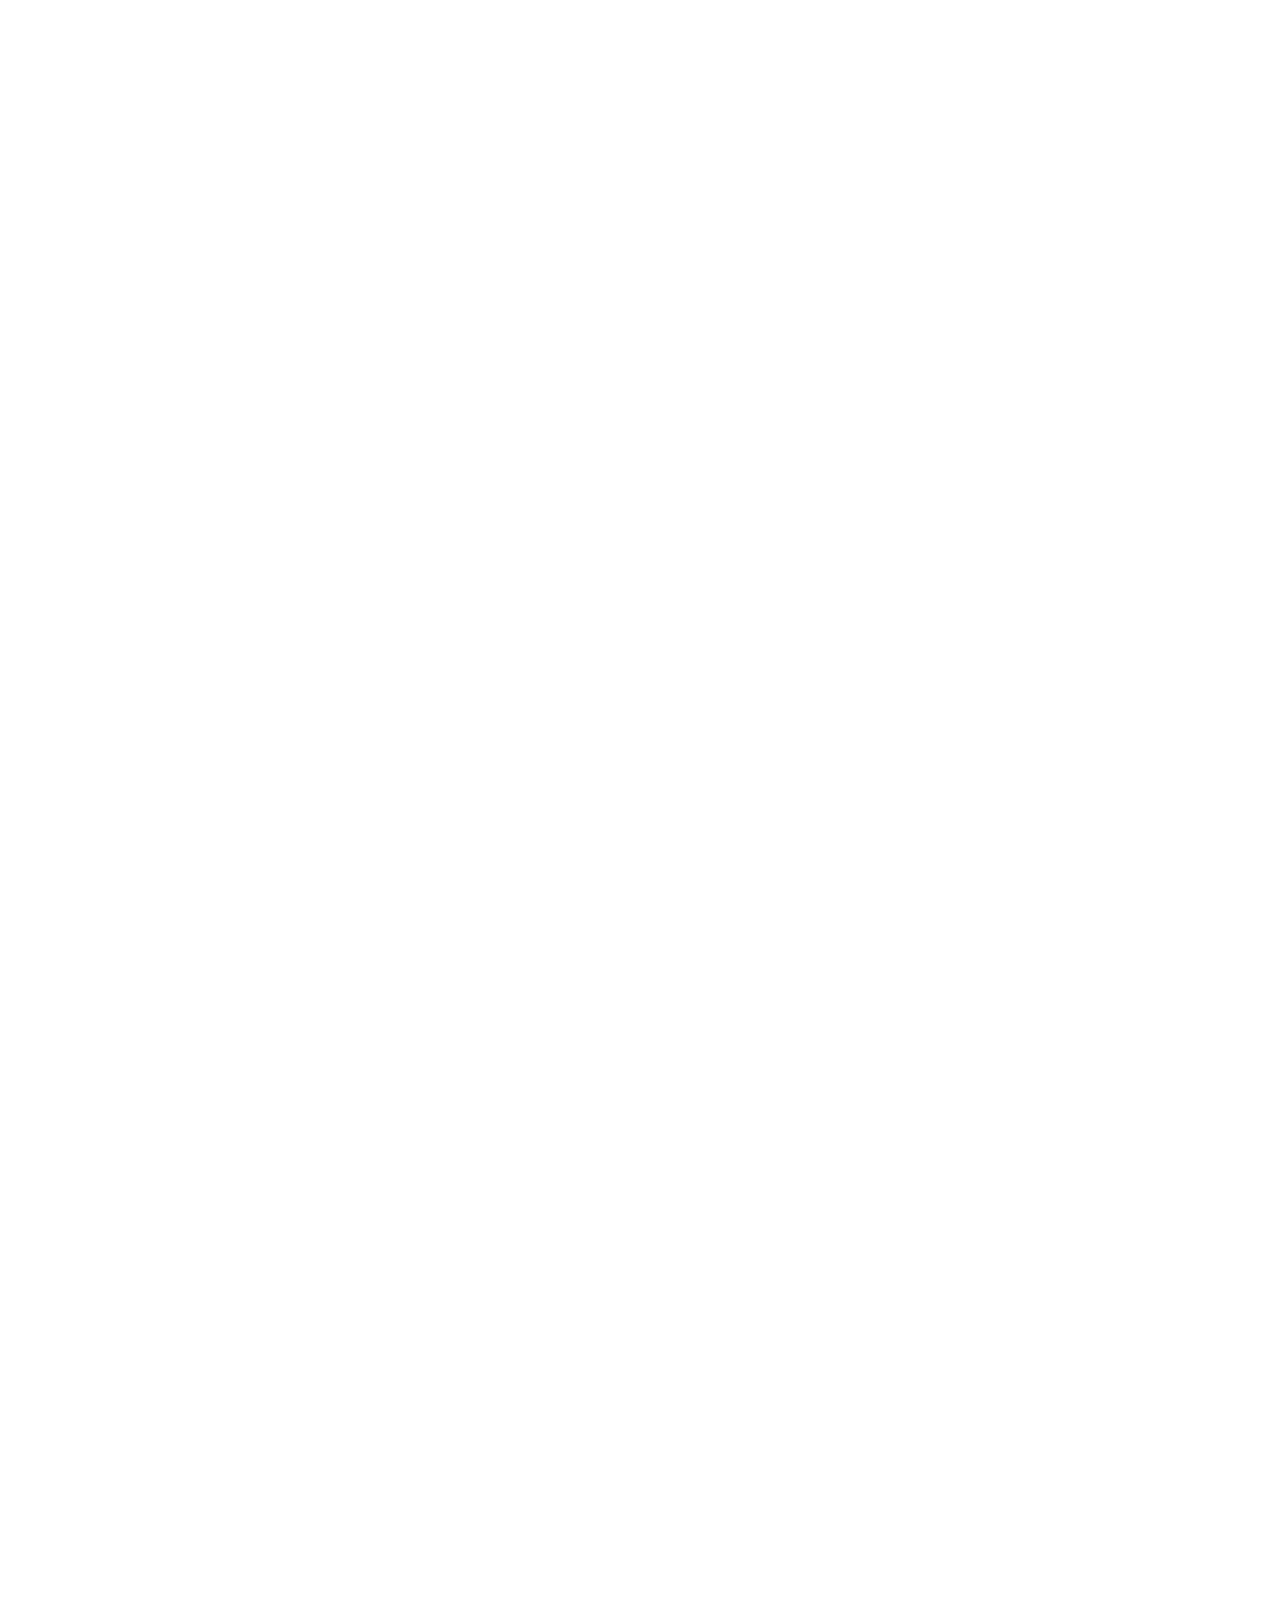
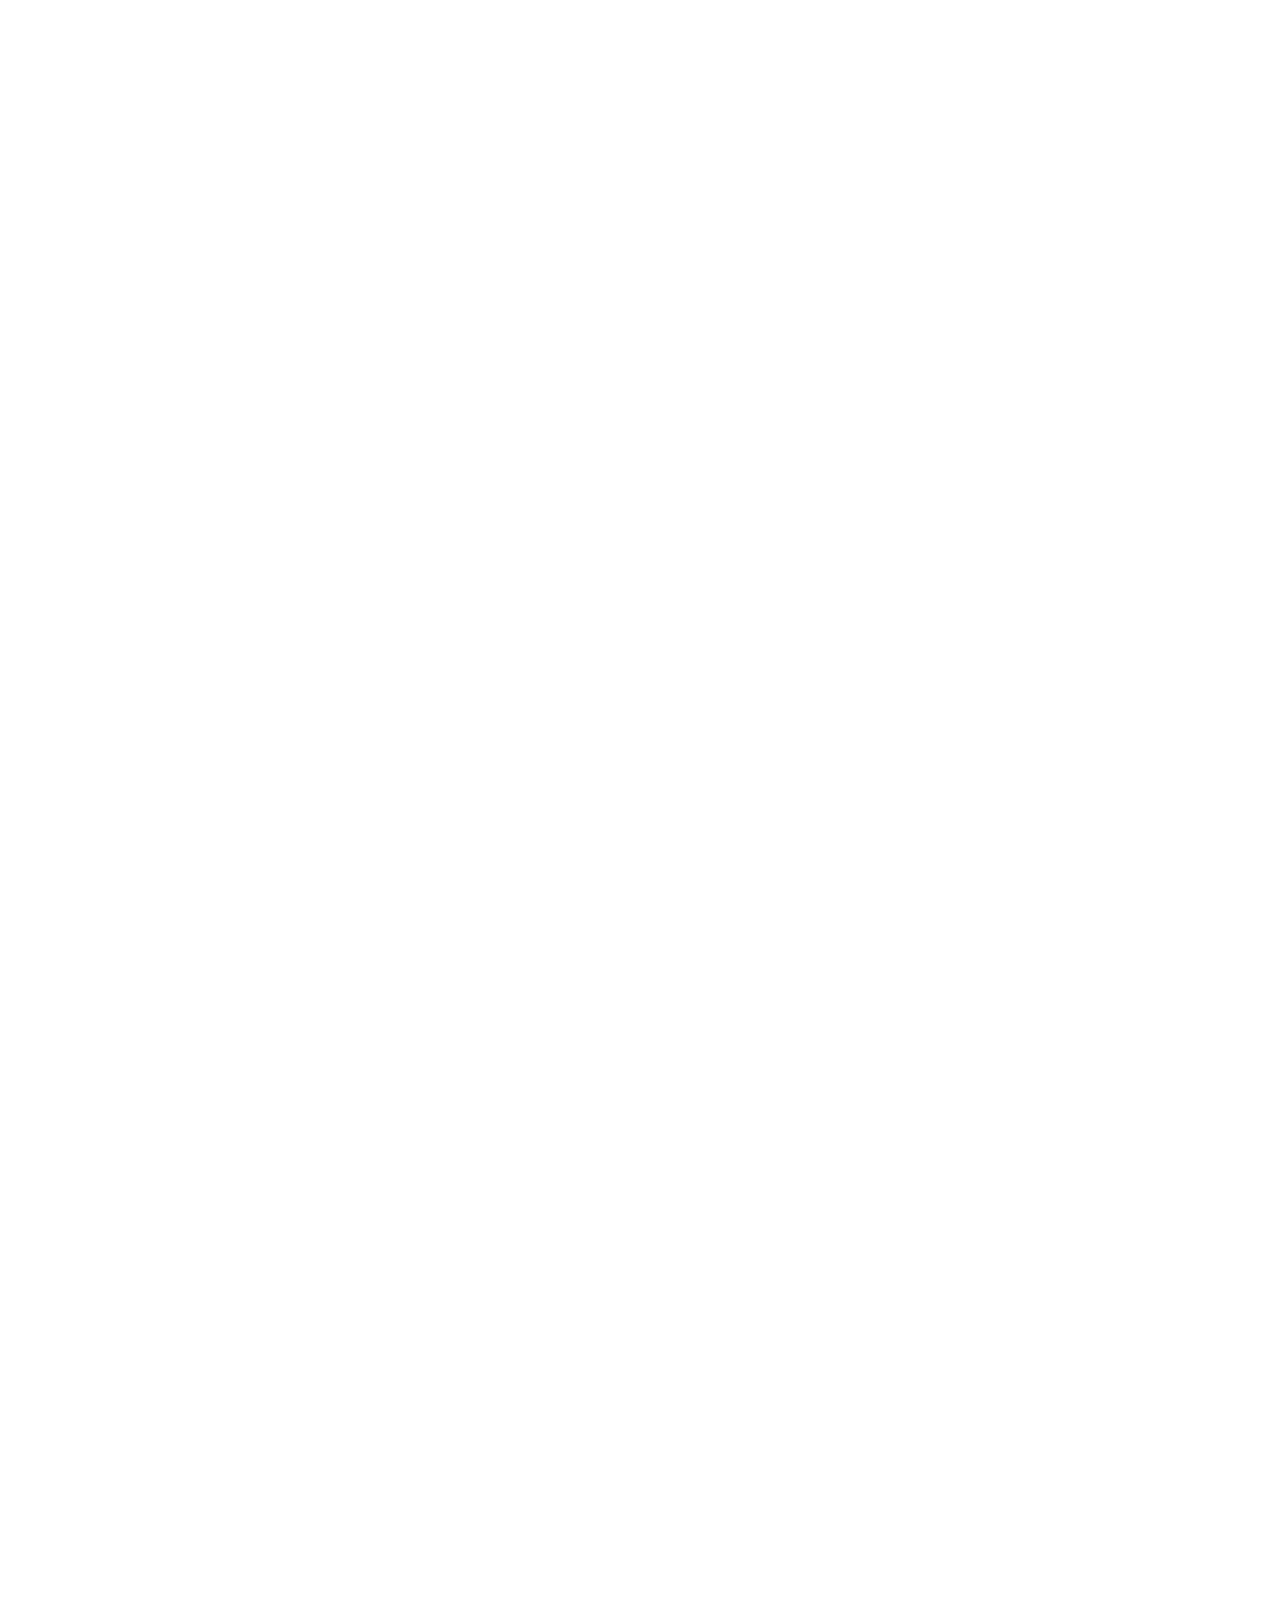
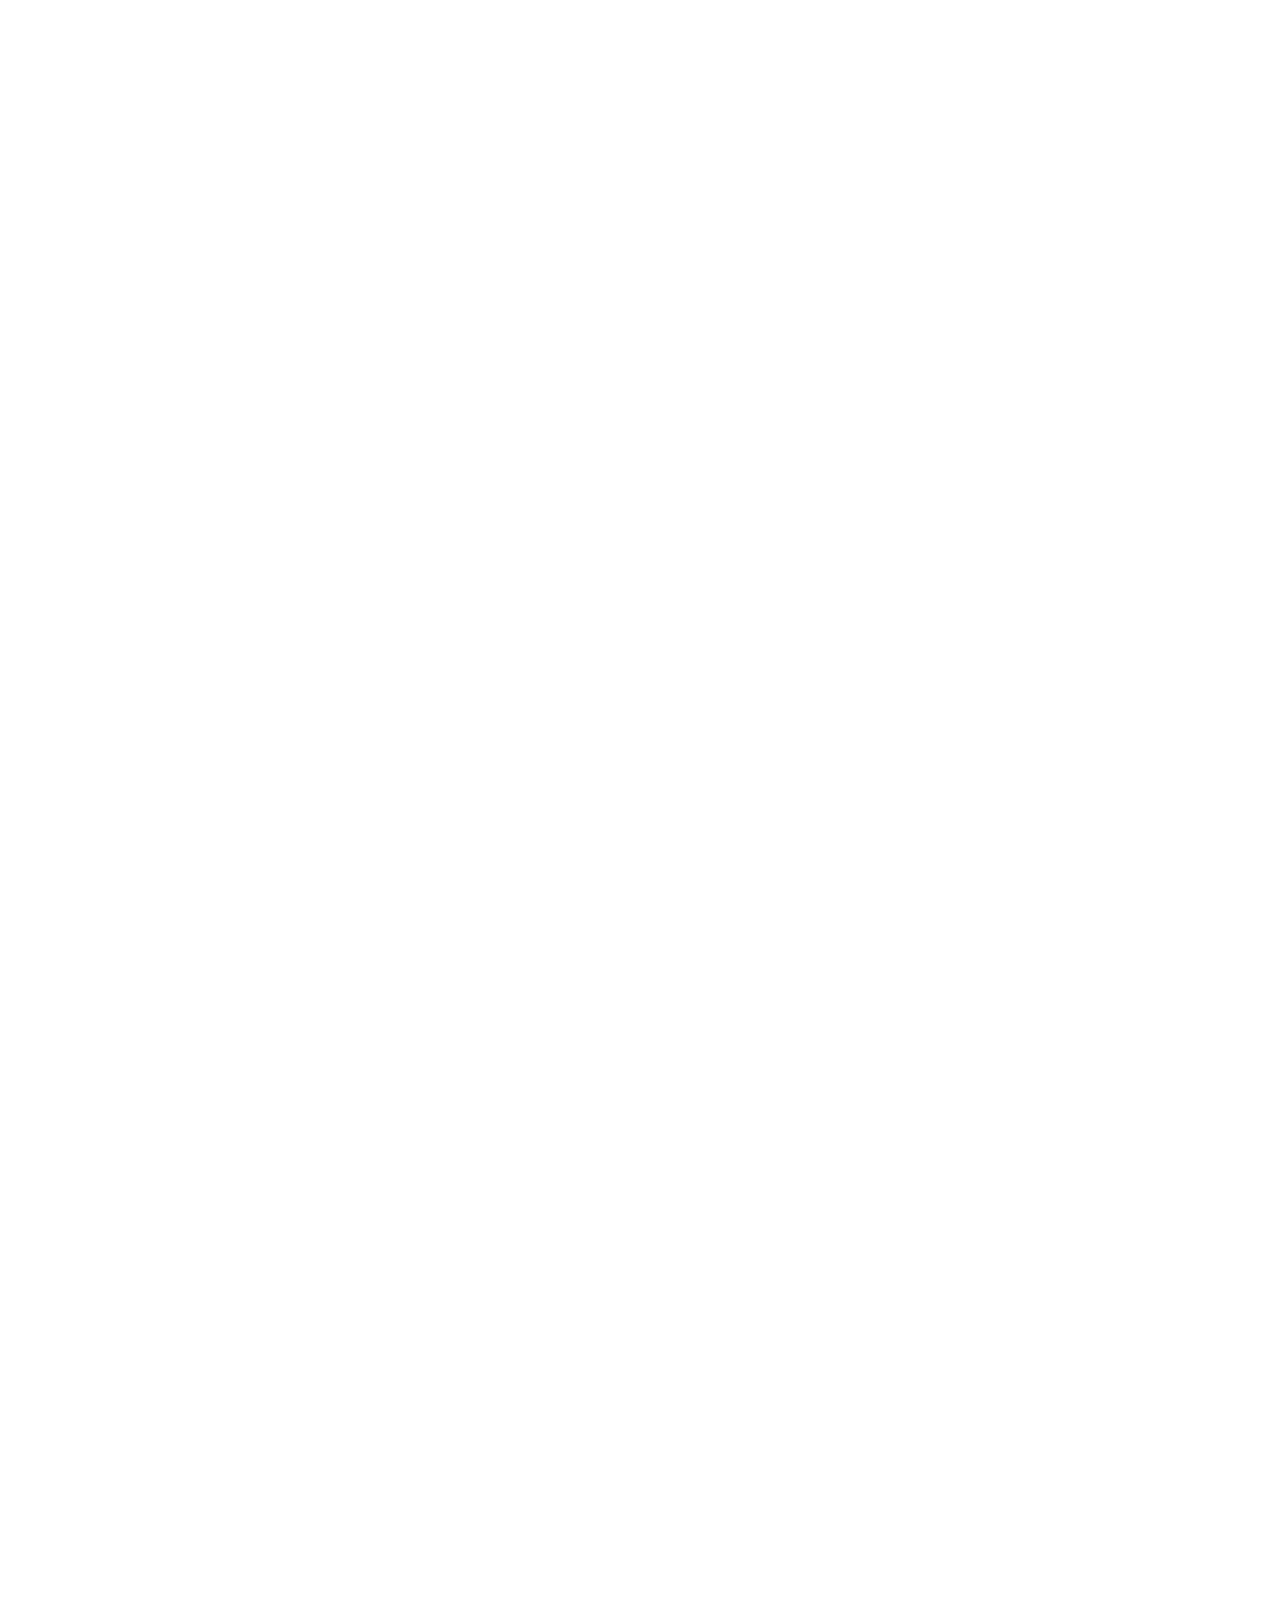
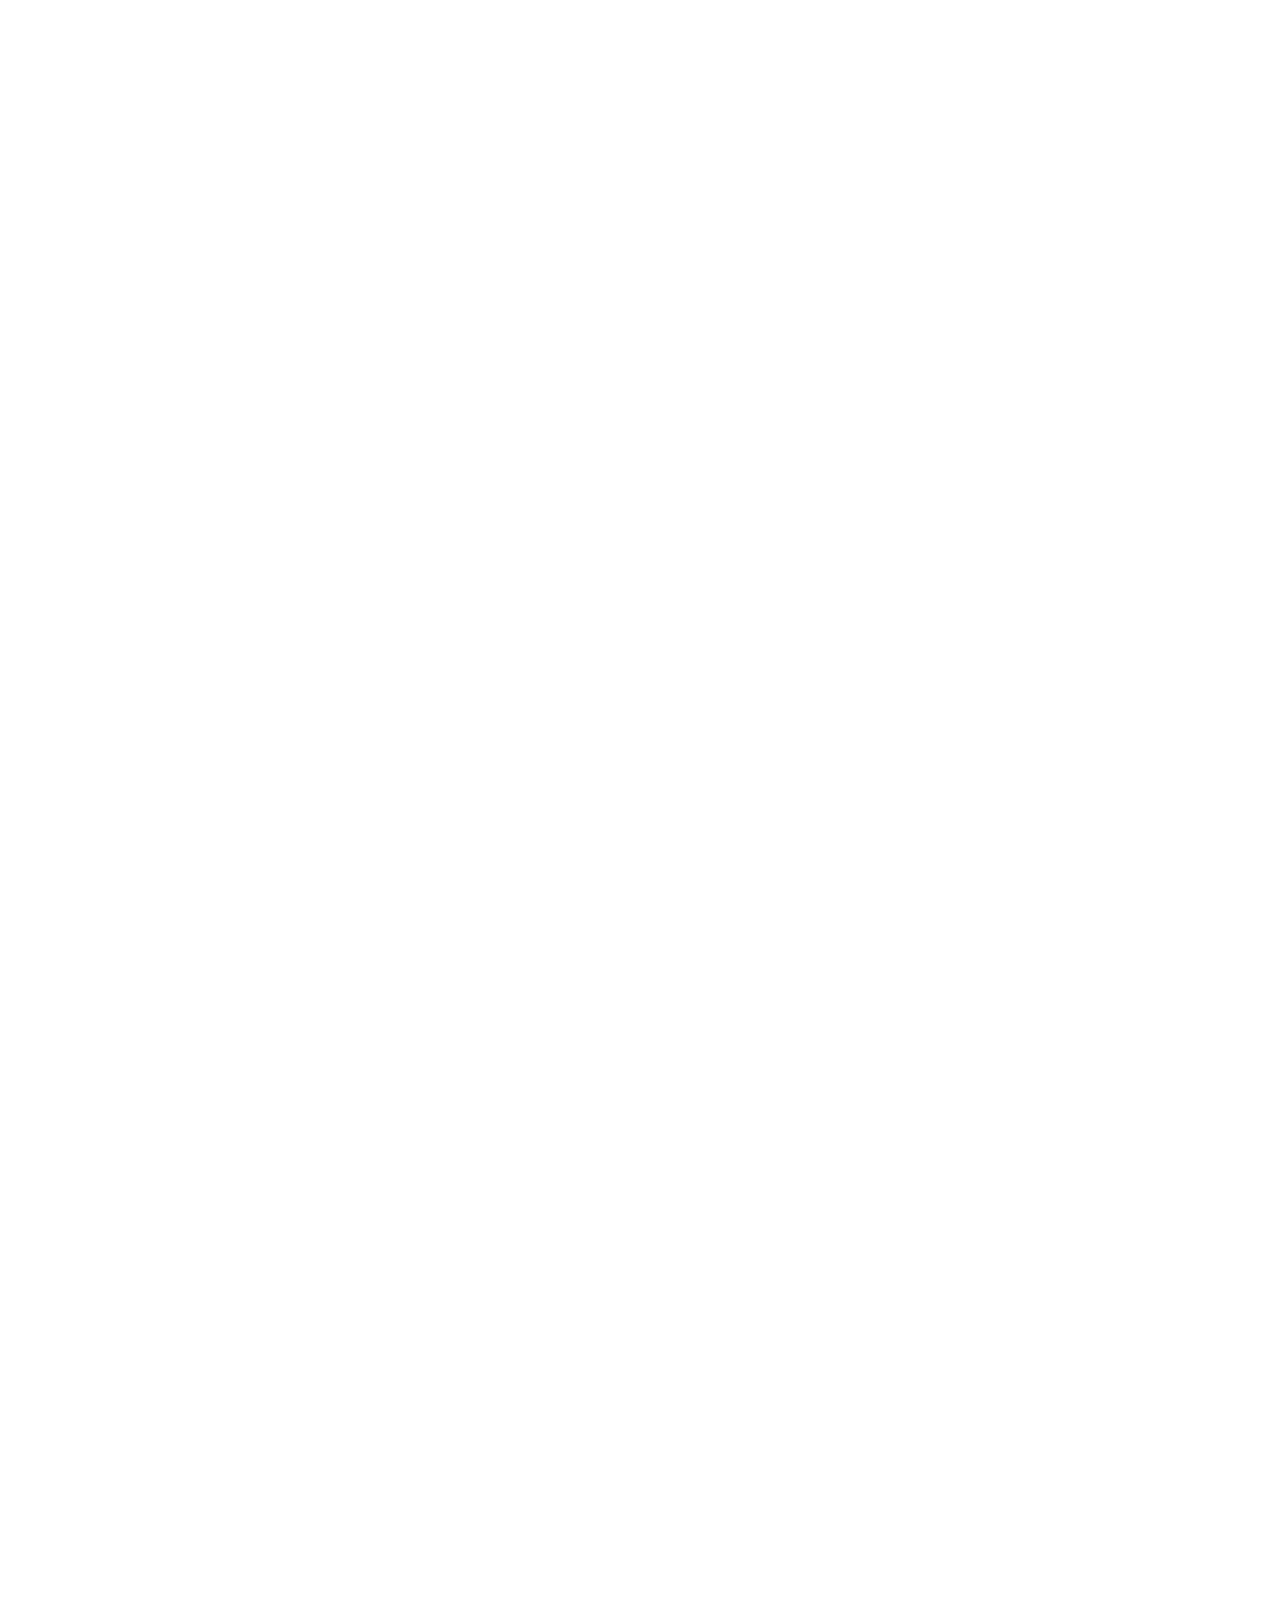
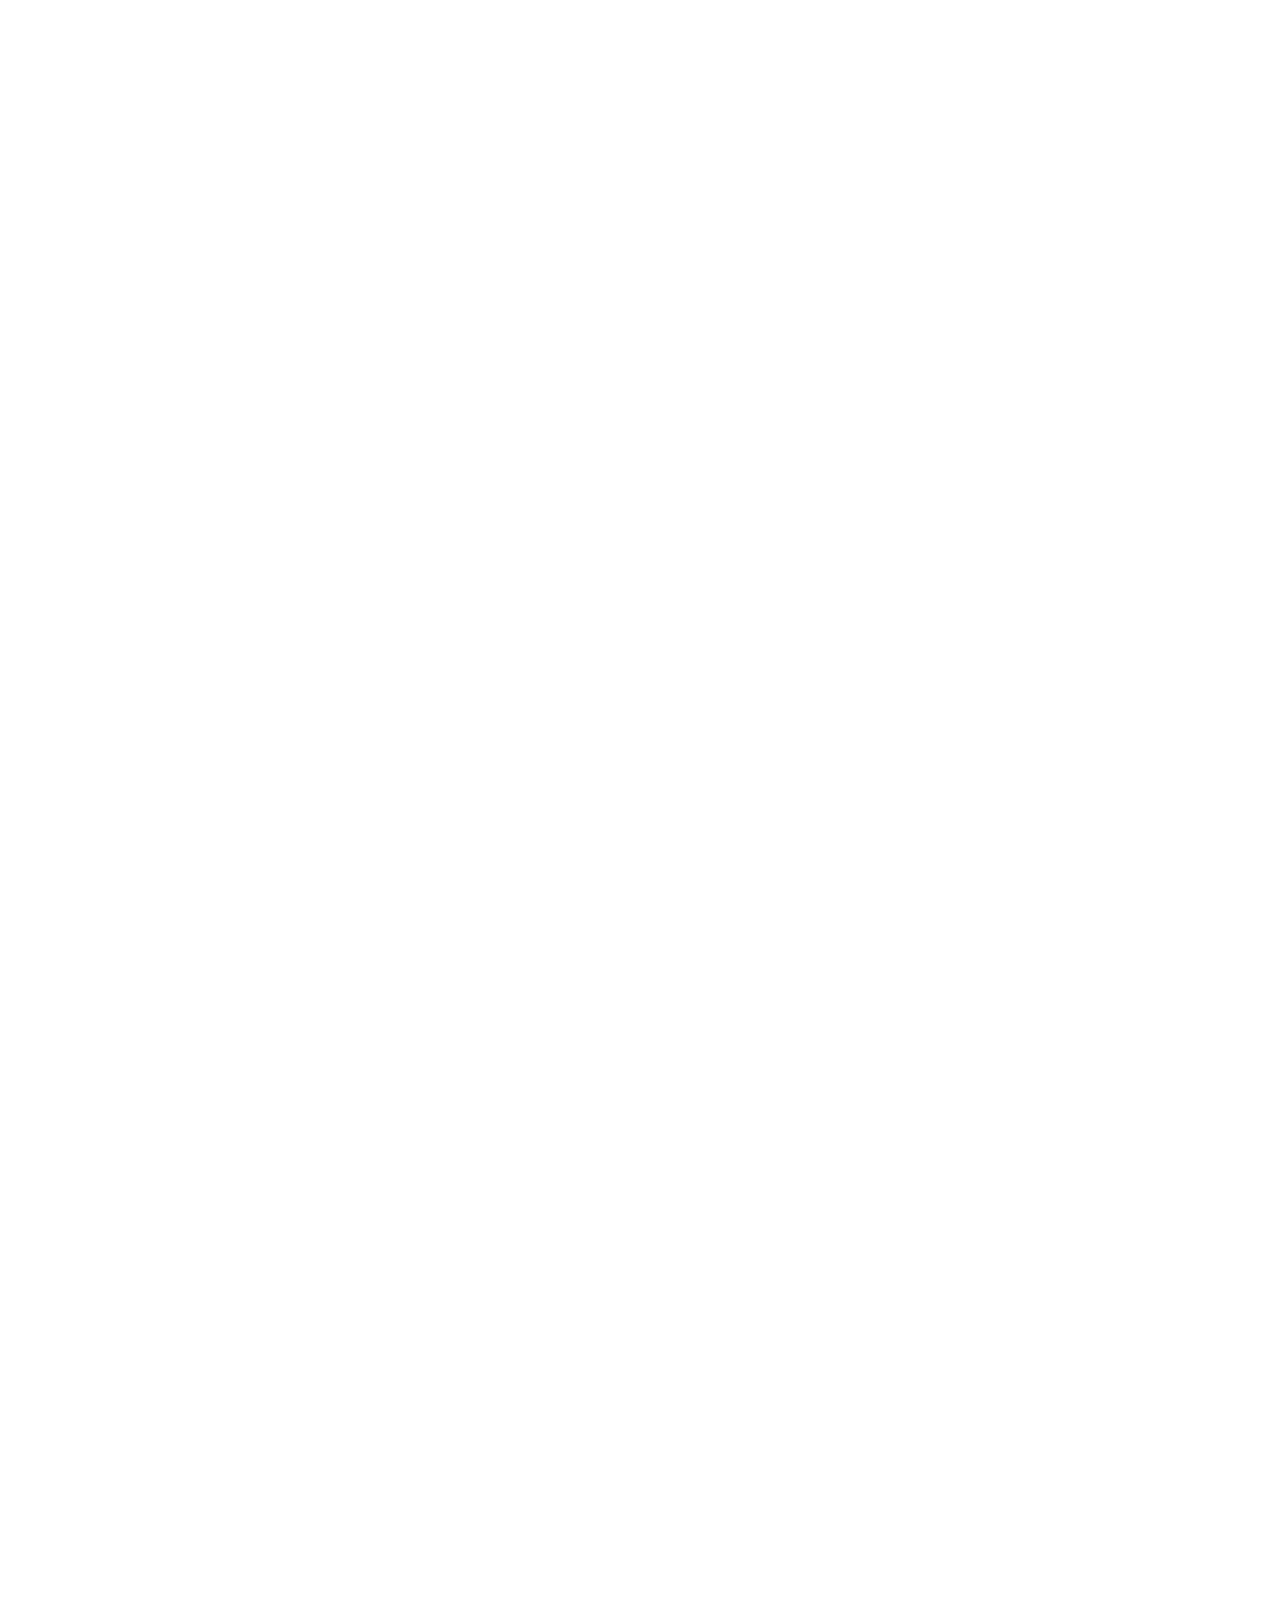
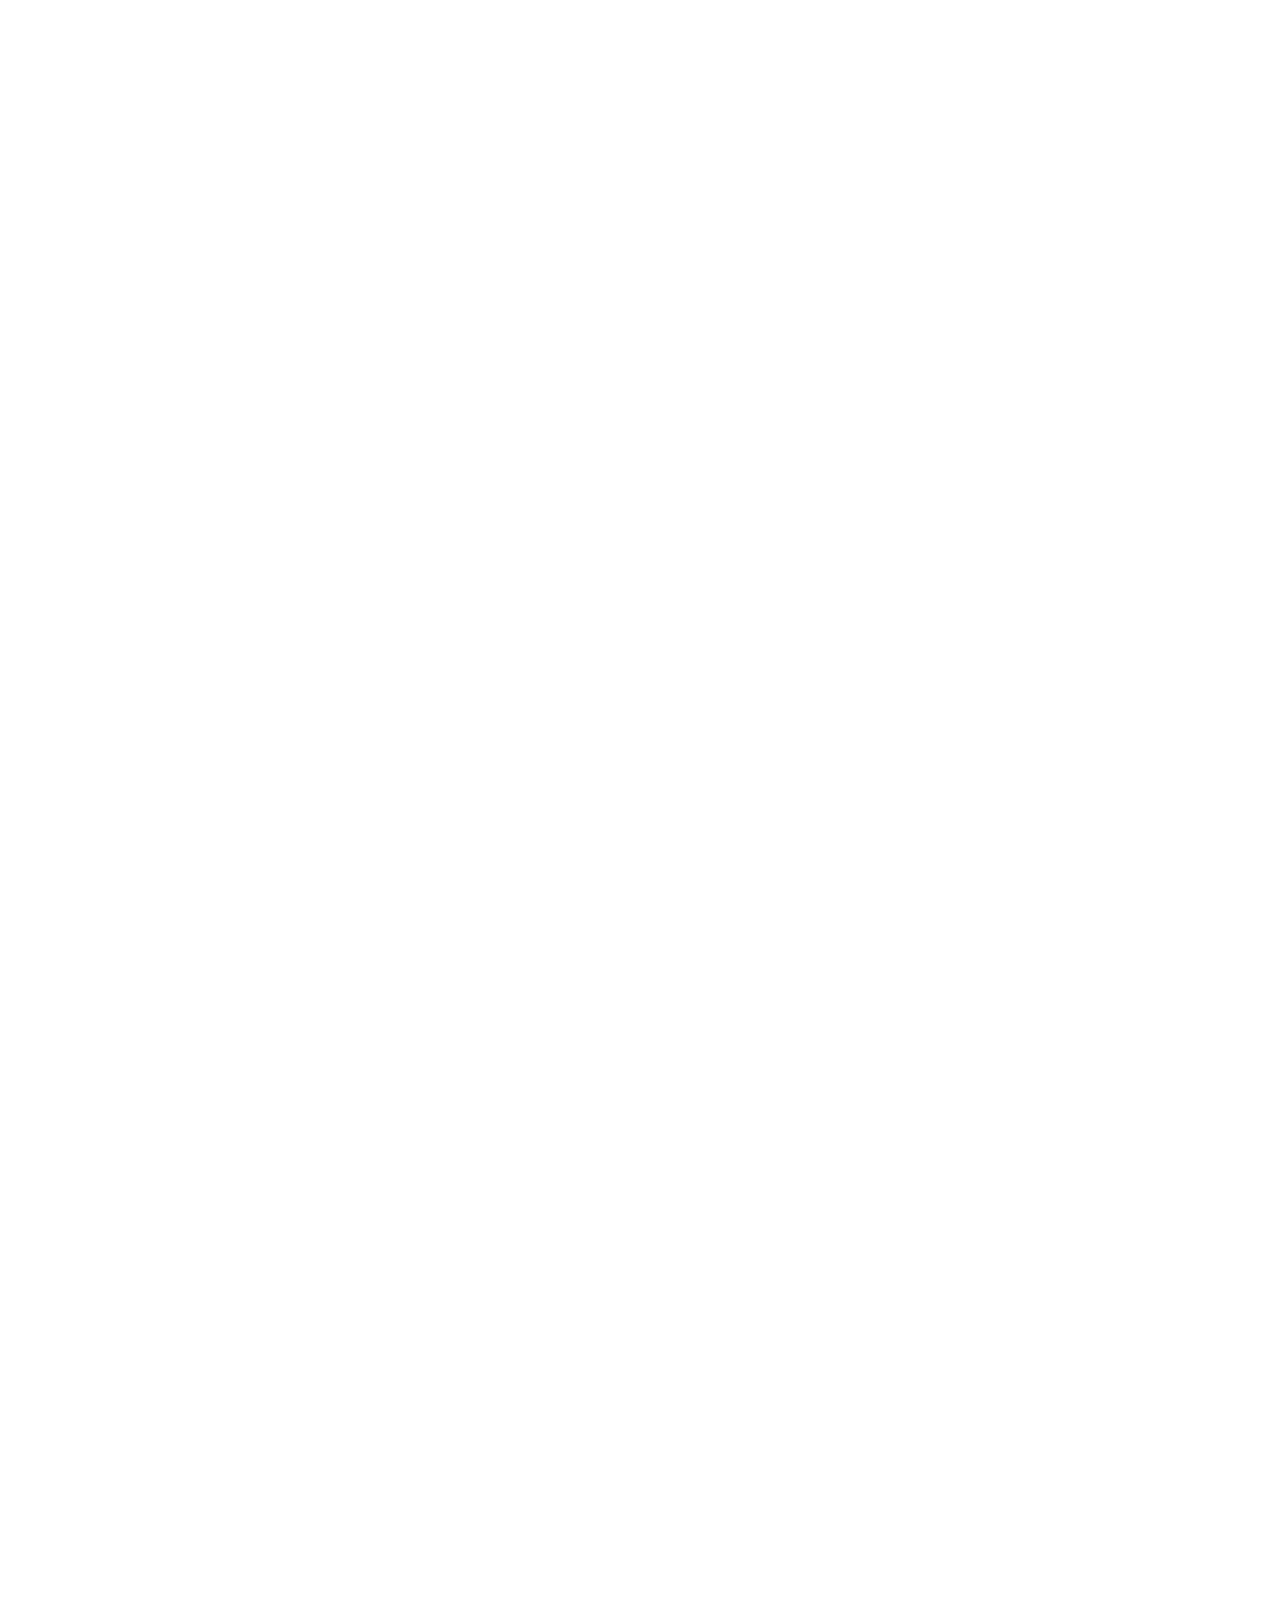
<file: experia.html>
<!doctype html>
<html lang="en">

<head>
	<!-- Required meta tags -->
	<meta charset="utf-8">
	<meta name="viewport" content="width=device-width, initial-scale=1, shrink-to-fit=no">

	<!-- Place favicon.ico in the root directory -->
	<link rel="shortcut icon" type="image/x-icon" href="assets/img/favicon.png">

	<!-- All CSS -->
	<link rel="stylesheet" href="assets/css/bootstrap.min.css">
    <link rel="stylesheet" href="assets/css/aos.css">
    <link rel="stylesheet" href="assets/css/magnific-popup.css">
	<link rel="stylesheet" href="assets/css/main.css">
	<title>Elyse | UI/UX | Product design</title>
</head>

<body style="background-color: #fff;">

	<!-- Header Area Start -->
	<div class="header-area">
		<div class="container-fluid">
			<div class="header-wrapper">
				<a href="index.html">
					<svg width="47" height="47" viewBox="0 0 47 47" fill="none" xmlns="http://www.w3.org/2000/svg">
                        <path d="M24 24H47V24C47 36.7025 36.7025 47 24 47V47V24Z" fill="#DEDFE0"/>
                        <rect y="24" width="23" height="23" fill="#DEDFE0"/>
                        <path d="M24 23C24 10.2975 34.2975 0 47 0V0V23H24V23Z" fill="#DEDFE0"/>
                        <path d="M0 23C0 10.2975 10.2975 0 23 0V0V23H0V23Z" fill="#DEDFE0"/>
                    </svg>
				</a>
				<button class="hamburger">
					<svg width="43" height="29" viewBox="0 0 43 29" fill="none" xmlns="http://www.w3.org/2000/svg">
                        <rect width="43" height="5" fill="#DEDFE0"/>
                        <rect y="12" width="43" height="5" fill="#DEDFE0"/>
                        <rect y="24" width="43" height="5" fill="#DEDFE0"/>
                    </svg>
				</button>
			</div>
		</div>		
		<div class="mobile-menu">
			<button class="menu-close">
				<svg width="41" height="44" viewBox="0 0 41 44" fill="none" xmlns="http://www.w3.org/2000/svg">
					<rect width="54.8491" height="3.87759" transform="matrix(0.67125 0.741231 -0.789461 0.6138 3.24219 0.378906)" fill="white"/>
					<rect width="54.8491" height="3.87759" transform="matrix(0.67125 -0.741231 0.789461 0.6138 0.302734 41.6172)" fill="white"/>
					</svg>						
			</button>
			<ul>
				<li><a href="index.html#work-section">Work</a></li>
				<li><a href="about.html">About</a></li>
			</ul>
		</div>
	</div>
	<!-- Header Area End -->

    <!-- Pages Banner Start -->
    <div class="page-banner-area">
        <div class="container">
            <div class="page-banner-content">
                <h1 data-aos="fade-up"><span class="page-color-primary">Experiaa!</span> : A gift for the gift giver </h1>
                <p data-aos="fade-up" data-aos-delay="100">An app directed towards enhancing the gift-giving experience by assisting the user, with features such as camera search, trending gifts, and experiential deliveries. </p>
                <div class="page-banner-video" data-aos="fade-up" data-aos-delay="200">
                    <video src="./assets/img/experiaa-banner-video.mp4" loop muted autoplay></video>
                </div>
            </div>
        </div>
    </div>
    <!-- Pages Banner End -->

    <!-- About Start -->
    <div class="page-about-area" data-aos="fade-up" data-aos-delay="200">
        <div class="container">
            <div class="page-about-wrapper">
                <div class="page-about-content">
                    <h4>ABOUT THE PROJECT</h4>
                    <p>Through the design sprint, we understood how to gain understanding about the user, identify their needs in order to come up with rational and justified solutions to be tested and iterated through user interviews. What else? How to have fun doing that!</p>
                    <p>The goal of this exercise is to get experience creating a hypothesis, gathering quick feedback to validate or invalidate the hypothesis, iterating upon the feedback received, and testing again.</p>
                </div>
                <div class="page-about-list">
                    <h4>TIMELINE <span>4 weeks</span></h4>
                    <h4>DISCIPLINE </h4>
                    <ul>
                        <li>User Research, Interviews, and Analysis</li>
                        <li>Idea Generation</li>
                        <li>Rapid prototyping - Lo-fi</li>
                        <li>Iteration and Feedback Sessions</li>
                        <li>Usability Testing and Evaluation</li>
                        <li>Hi-fi prototyping</li>
                    </ul>
                    <h4>TEAM <span>Individual</span></h4>
                </div>
            </div>
        </div>
    </div>
    <!-- About End -->

    <!-- Page Statement Start -->
    <div class="page-statement-area page-bg-primary s-py-100" data-aos="fade-up" data-aos-delay="200">
        <div class="container">
            <div class="page-statement-content s-py-50">
                <h4>A 'VAGUE' PROBLEM STATEMENT</h4>
                <p>Initially, before beginning the design journey I went on to define a 'vague' problem statement that would be redefined in the later stages </p>
                <h2>how might we improve the gift-giving process?</h2>
            </div>
        </div>
    </div>
    <!-- Page Statement End -->

    <!-- Page RoadMap Start -->
    <div class="page-roadmap-area s-py-100" data-aos="fade-up" data-aos-delay="200">
        <div class="container-fluid">
            <div class="page-roadmap-content">
                <h3>UX ROAD MAP</h3>
                <div class="pblm-soltion">
                    <div class="pblam">
                        <h6>Problem framing </h6>
                    </div>
                    <div class="soltion">
                        <h6>Solutioning</h6>
                    </div>
                </div>
                <img src="./assets/img/pages/page-roadmap.png" alt="roadmap">
            </div>
        </div>
    </div>
    <!-- Page RoadMap End -->

    <!-- Process Start -->
    <div class="page-process-area s-py-100 page-bg-primary" data-aos="fade-up" data-aos-delay="200">
        <div class="container">
            <div class="page-process-content s-py-50">
                <h2>what are the pain points and different user journeys throughout the process? </h2>
            </div>
        </div>
    </div>
    <!-- Process End -->

    <!-- Research Start -->
    <div class="research-area s-py-100-50" data-aos="fade-up" data-aos-delay="200">
        <div class="container">
            <div class="research-wrapper">
                <div class="research-content">
                    <div class="section-title">
                        <h4>USER RESEARCH</h4>
                    </div>
                    <p>I personally never attended to such a problem and assumed that the process is easy and does not require any inputs. To overcome these biases we started researching and interviewing candidates about their gift-giving experiences.​ </p>
                    <p>The interviews focused on gathering key information and helping users understand:</p>
                    <ol>
                        <li>Past experiences with gift-giving</li>
                        <li>Problems faced during any of the past cases</li>
                        <li>Process they currently follow for purchasing and preparing gifts</li>
                        <li> Their experiences with these services</li>
                        <li>Key factors considered in deciding the person and the gift</li>
                    </ol>
                    <p>Based on these curiosities, I interviewed 2 users with completely different approaches and needs. The study helped me discover key insights and identify critical issues in this process.</p>
                </div>
                <div class="research-image">
                    <img src="./assets/img/pages/research.png" alt="research">
                </div>
            </div>
        </div>
    </div>
    <!-- Research End -->

    <!-- Interview Start -->
    <div class="interview-area s-py-50-100" data-aos="fade-up" data-aos-delay="200">
        <div class="container">
            <div class="interview-content">
                <div class="section-title">
                    <h4>USER RESEARCH</h4>
                </div>
                <p><span>User #1 </span> loved to make handmade gifts and drew inspirations from mutual interests and needs of the receiver. In terms of the preparation process, they were efficient and had a system.</p>
                <ul>
                    <li>They give gifts to very few people because it is difficult for them to decide what to give.</li>
                    <li>They put a lot of effort into making the gift and put the least amount of effort into delivering them.</li>
                </ul>
                <p><span>User #2 </span> had a knack for introducing new products and designs to their friends, they would always find the latest designs and globally trending items to gift their friends. They took the help of Google and Pinterest but struggled in the following sectors -</p>
                <ul>
                    <li>They found gifts which they loved, but could not locate vendors to source the gifts or the ingredients required to make them.</li>
                    <li>A lot of times there were delays in delivery, which eventually spoiled the experience.</li>
                </ul>
            </div>
        </div>
    </div>
    <!-- Interview End -->

    <!-- Page Statement Start -->
    <div class="page-statement-area page-bg-primary s-py-100" data-aos="fade-up" data-aos-delay="200">
        <div class="container">
            <div class="page-statement-content page-statement-area-v2 s-py-50">
                <h4>RE-DEFINED PROBLEM STATEMENT  #1.0</h4>
                <p>Let's redefine the problem statement based on user research! </p>
                <h2>how might we simplify the gift-giving process for the gift-giver? </h2>
            </div>
        </div>
    </div>
    <!-- Page Statement End -->

    <!-- Points Start -->
    <div class="page-points-area s-py-100" data-aos="fade-up" data-aos-delay="200">
        <div class="container">
            <div class="section-title">
                <h4>PAIN POINTS</h4>
                <p>After careful user research and interviews, I discovered the following pain points</p>
            </div>
            <div class="page-points-wrapper">
                <div class="single-page-point page-bg-primary">
                    <p>The major focus of the process in on the fitt making part and not the giving part</p>
                </div>
                <div class="single-page-point page-bg-primary">
                    <p>The major focus of the process in on the fitt making part and not the giving part</p>
                </div>
                <div class="single-page-point page-bg-primary">
                    <p>The major focus of the process in on the fitt making part and not the giving part</p>
                </div>
                <div class="single-page-point page-bg-primary">
                    <p>The major focus of the process in on the fitt making part and not the giving part</p>
                </div>
            </div>
        </div>
    </div>
    <!-- Points End -->

    <!-- Page Statement Start -->
    <div class="page-statement-area  page-bg-primary s-py-100" data-aos="fade-up" data-aos-delay="200">
        <div class="container">
            <div class="page-statement-content page-statement-area-v3 s-py-50">
                <h4>RE-DEFINED PROBLEM STATEMENT  #2.0</h4>
                <h2>how might we create a system to help users source unique gifts and supplies and further create customized delivery experiences? </h2>
            </div>
        </div>
    </div>
    <!-- Page Statement End -->
    
    <!-- Analysis Start -->
    <div class="page-analysis-area s-py-100" data-aos="fade-up" data-aos-delay="200">
        <div class="container">
            <div class="section-title">
                <h4>PAIN POINTS</h4>
                <p>Based on a brief competitor analysis, Amazon.com and Pinterest came out to be the biggest competitors for the product. I focused on creating an enhanced feature set that focuses on the problem and creating a product that was market-fit.</p>
            </div>
            <div class="page-analysis-thumb">
                <img src="./assets/img/pages/analysis.png" alt="analysis">
            </div>
        </div>
    </div>
    <!-- Analysis End -->

    <!-- imagination Start -->
    <div class="imagination-area page-bg-primary s-pt-100" data-aos="fade-up" data-aos-delay="200">
        <div class="container">
            <h2>Ideation beyond imagination</h2>
        </div>
        <img src="./assets/img/pages/imagination.png" alt="imagination">
    </div>
    <!-- imagination End -->

    <!-- Ideation Start -->
    <div class="ideation-area s-py-100" data-aos="fade-up" data-aos-delay="200">
        <div class="container">
            <div class="ideation-content">
                <h4>IDEATION</h4>
                <p>Based on the key insights and pain points derived from the user research, I started iterating various versions of an application with diverse features. </p>
                <p>This helped diversify my thinking capabilities - stepping out of pragmatism to ideate newer - ways and takes towards solving the problem at hand. After zeroing in on the top four most interesting ideas, I began sketching to get a feel for what the project would be. In the end, I presented four ideas for a design critique:​​</p>
                <img src="./assets/img/pages/ideation.png" alt="ideation">
            </div>
        </div>
    </div>
    <!-- Ideation End -->

    <!-- Page concepts Start -->
    <div class="page-bg-primary s-py-100" data-aos="fade-up" data-aos-delay="200">
        <div class="container">
            <div class="page-statement-content s-py-50">
                <h2 class="margin-0">User testing and adding real constraints to the concepts! </h2>
            </div>
        </div>
    </div>
    <!-- Page concepts End -->

    <!-- PROTOTYP Start -->
    <div class="page-prototype-area s-py-100-50" data-aos="fade-up" data-aos-delay="200">
        <div class="container">
            <div class="page-prototype-content">
                <div class="section-title">
                    <h4>PROTOTYPING AND TESTING</h4>
                </div>
                <p>Post iteration, I worked towards creating an app named Experiaa! which intended to service the gift-giving process. Planned as an assistant for users, the app developed from a combination of the previously mentioned features and an outcome of a series of user testings.</p>
                <p>I used <span>paper wireframes</span> to conduct user testings, a few insights that came out of these 5 people user testing were - </p>
                <ol>
                    <li>The initial design had multiple features that made the app complex and difficult to understand for the user- for the next prototype I focused on designing an MVP for the first phase which had the potential to develop into a business in the future.</li>
                    <li>The home screen lacked a search button which made it difficult for the users to look for specific products.</li>
                    <li>The users wanted to get notifications regarding upcoming events as birthdays and anniversaries that could help them plan gifts in advance.</li>
                </ol>
            </div>
        </div>
    </div>
    <!-- PROTOTYP End -->

    <!-- Journy Start -->
    <div class="page-journy-area s-py-50" data-aos="fade-up" data-aos-delay="200">
        <div class="container">
            <div class="page-jurny-content text-center">
                <div class="section-title">
                    <h4>USER JOURNEY</h4>
                    <p>For a user who wants to make a bespoke hand-crafted gift. (one of the journeys)</p>
                </div>
                <a href="#">
                    <img src="./assets/img/pages/journy.png" alt="journay">
                </a>
            </div>
        </div>
    </div>
    <!-- Journy End -->

    <!-- Journy Start -->
    <div class="page-journy-area s-py-50" data-aos="fade-up" data-aos-delay="200">
        <div class="container">
            <div class="page-jurny-content text-center">
                <div class="section-title">
                    <h4>APPLICATION ARCHITECTURE</h4>
                </div>
                <a href="#">
                    <img src="./assets/img/pages/ARCHITECTURE.png" alt="ARCHITECTURE">
                </a>
            </div>
        </div>
    </div>
    <!-- Journy End -->

    <!-- Screen Start -->
    <div class="page-screen-area s-py-50">
        <div class="container">
            <div class="single-screen" data-aos="fade-up" data-aos-delay="200">
                <div class="single-screen-content">
                    <h4>Gift Search screen</h4>
                    <p>The user can choose from a wide range of trending gift ideas. Upon selecting one, the user is able to watch tutorials on how to make the gift and also gets an option to purchase the ingredients</p>
                    <a class="popup-image" href="./assets/img/pages/screen-01.png">
                        <img src="./assets/img/pages/screen-01.png" alt="screen">
                    </a>
                </div>
                <div class="single-screen-thumb">
                    <video src="./assets/img/experiaa-banner-video.mp4" autoplay loop muted></video>
                </div>
            </div>
            <div class="single-screen s-pt-100" data-aos="fade-up" data-aos-delay="200">
                <div class="single-screen-content">
                    <h4>Upcoming event screen</h4>
                    <p>This screen helps to keep the user updated with upcoming special dates, reminding them about any gift-giving event. The user can add interests of their friends and the app creates a suggested list of gifts.</p>
                    <a class="popup-image" href="./assets/img/pages/screen-02.png">
                        <img src="./assets/img/pages/screen-02.png" alt="screen">
                    </a>
                </div>
                <div class="single-screen-thumb">
                    <video src="./assets/img/experiaa-banner-video.mp4" autoplay loop muted></video>
                </div>
            </div>
            <div class="single-screen s-pt-100" data-aos="fade-up" data-aos-delay="200">
                <div class="single-screen-content">
                    <h4>Source a gift screen</h4>
                    <p>In order to help source gifts through pictures, a lens feature helps the user locate vendors and suppliers of a particular product. The user has the option to click a picture or upload it from the gallery</p>
                    <a class="popup-image" href="./assets/img/pages/screen-03.png">
                        <img src="./assets/img/pages/screen-03.png" alt="screen">
                    </a>
                </div>
                <div class="single-screen-thumb">
                    <video src="./assets/img/experiaa-banner-video.mp4" autoplay loop muted></video>
                </div>
            </div>
            <div class="single-screen s-pt-100" data-aos="fade-up" data-aos-delay="200">
                <div class="single-screen-content">
                    <h4>Experiential delivery screen </h4>
                    <p>In order to assist with bespoke delivery options, the app gives the user an option to choose from different themes. They can customize the delivery based on the interests of the receiver. </p>
                    <a class="popup-image" href="./assets/img/pages/screen-04.png">
                        <img src="./assets/img/pages/screen-04.png" alt="screen">
                    </a>
                </div>
                <div class="single-screen-thumb">
                    <video src="./assets/img/experiaa-banner-video.mp4" autoplay loop muted></video>
                </div>
            </div>
        </div>
    </div>
    <!-- Screen End -->

    <!-- Testing Start -->
    <div class="page-testing-area s-py-50" data-aos="fade-up" data-aos-delay="200">
        <div class="container">
            <div class="page-testing-content">
                <div class="section-title">
                    <h4>USER TESTING</h4>
                </div>
                <h3>Results from 20 min long user tests conducted with 10 users showed that <span class="page-color-primary">9/10 were able to complete the tasks</span> of selecting a gift and creating a customized delivery experience! </h3>
            </div>
        </div>
    </div>
    <!-- Testing End -->

    <!-- REFLECTION Start -->
    <div class="s-py-50" data-aos="fade-up" data-aos-delay="200">
        <div class="container">
            <div class="page-reflection-content">
                <div class="section-title">
                    <h4>REFLECTION</h4>
                </div>
                <p><span>I learned</span> how to take user interviews at a detailed level and further analyze them to create problem statements and formulate solutions to those problems. Getting exposure to the entire product design process instilled a thorough knowledge of each step and a deeper understanding of the design thinking process.</p>
                <p><span>I would change,</span> I would want to focus on one feature instead of taking multiple at once - this will help me design usable and interactive user flow from end to end, currently the application has multiple immersive features in it - I would rethink the MVP plan of the product and create a phasing for the same. Since it was a short duration sprint, I could not focus on design elements such as color palettes and iconography, which I would like to do. </p>
            </div>
        </div>
    </div>
    <!-- REFLECTION End -->

    <div class="next-project" data-aos="fade-up" data-aos-delay="100">
        <div class="container">
            <a href="#">
                <span>Next project</span>
                <svg width="9" height="15" viewBox="0 0 9 15" fill="none" xmlns="http://www.w3.org/2000/svg">
                    <path d="M0.377861 14.63C0.125953 14.3834 0 14.0695 0 13.6883C0 13.3072 0.125953 12.9933 0.377861 12.7466L5.73663 7.5L0.377861 2.25336C0.125953 2.00673 0 1.69282 0 1.31166C0 0.930493 0.125953 0.616591 0.377861 0.369955C0.629769 0.123318 0.950379 0 1.33969 0C1.729 0 2.04961 0.123318 2.30152 0.369955L8.62212 6.5583C8.75952 6.69282 8.85708 6.83856 8.91479 6.99551C8.9725 7.15247 9.00089 7.32063 8.99998 7.5C8.99998 7.67937 8.97112 7.84753 8.91341 8.00448C8.8557 8.16143 8.7586 8.30717 8.62212 8.4417L2.30152 14.63C2.04961 14.8767 1.729 15 1.33969 15C0.950379 15 0.629769 14.8767 0.377861 14.63Z" fill="black"/>
                </svg>
            </a>
        </div>
    </div>

    <!-- Footer Area Start -->
    <div class="footer-area">
        <div class="container">
            <div class="footer-content">
                <p>@2023 Ai-Ting (Elyse) Huang in Washington D.C.</p>
            </div>
        </div>
    </div>
    <!-- Footer Area End -->
    

<!-- Optional JavaScript -->
<!-- jQuery first, then Popper.js, then Bootstrap JS -->
<script src="assets/js/jquery-3.5.1.min.js"></script>
<script src="assets/js/popper.min.js"></script>
<script src="assets/js/bootstrap.min.js"></script>
<script src="assets/js/aos.js"></script>
<script src="assets/js/jquery.magnific-popup.min.js"></script>
<script src="assets/js/script.js"></script>
</body>

</html>
</file>
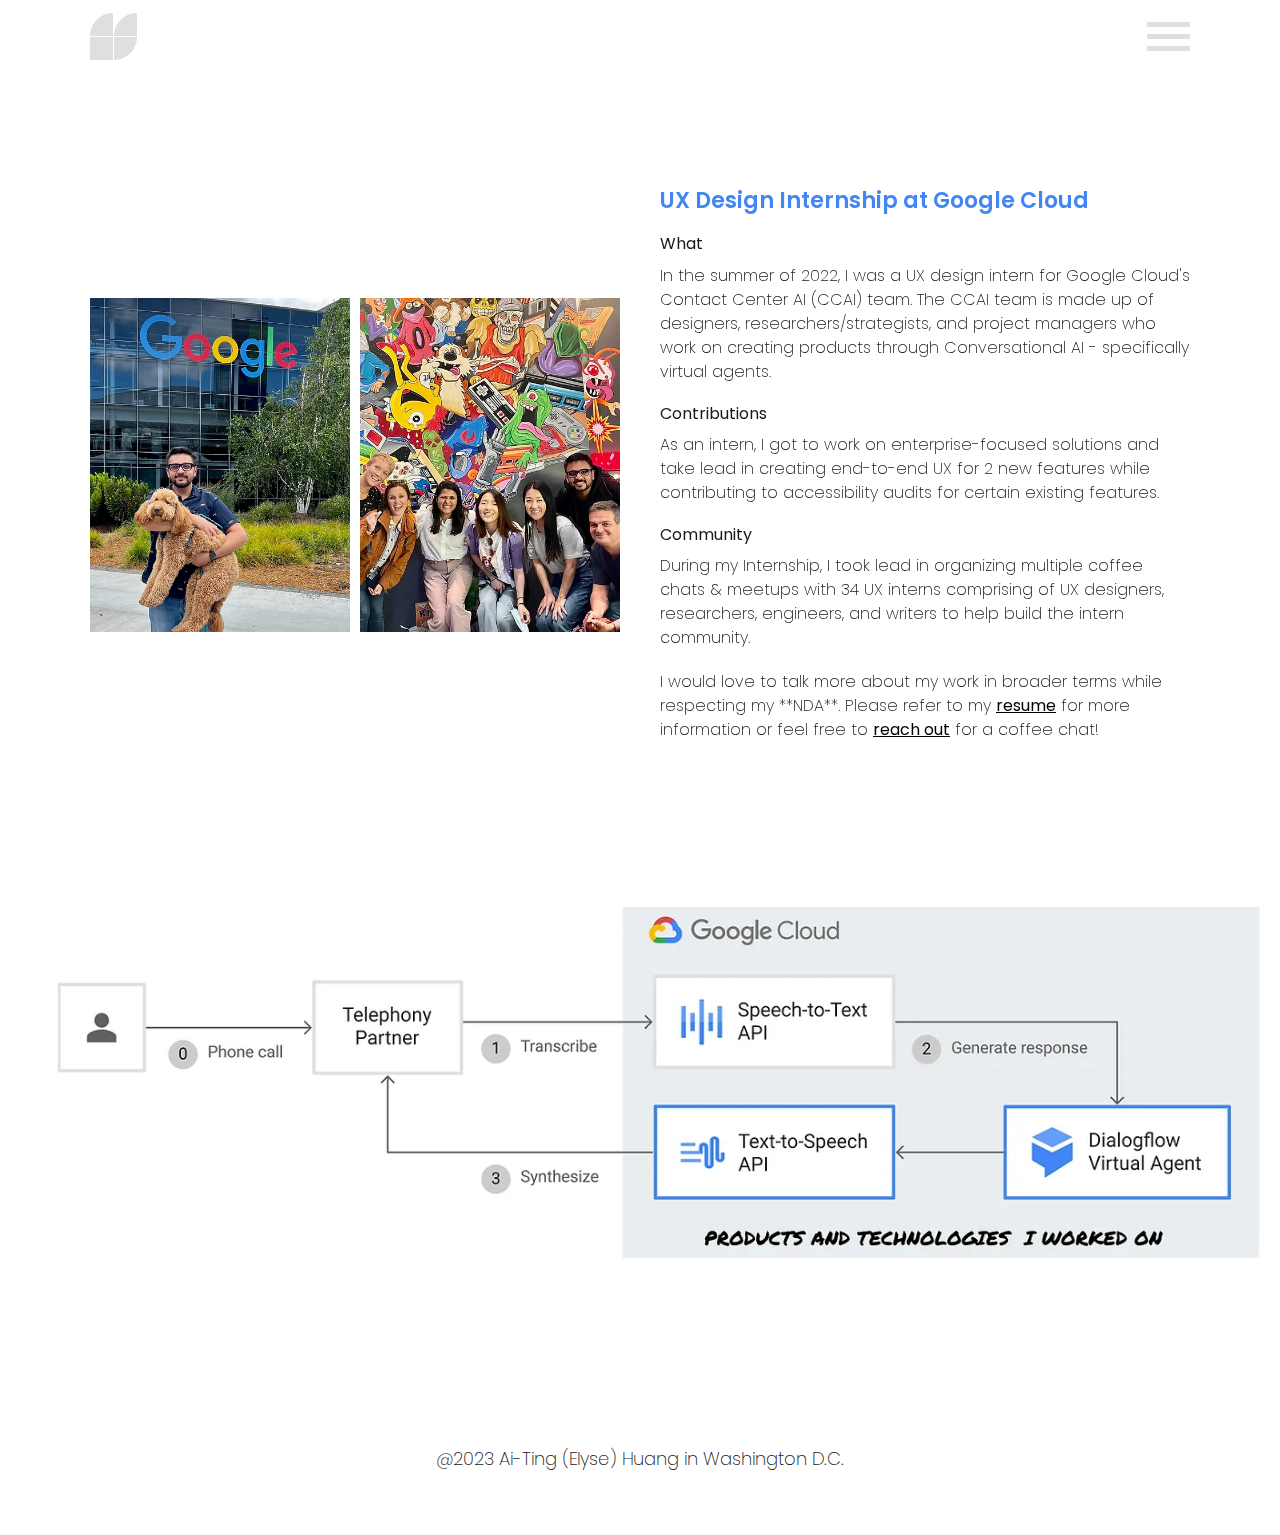
<file: google-2.html>
<!DOCTYPE html>
<html lang="en">
  <head>
    <!-- Required meta tags -->
    <meta charset="utf-8" />
    <meta
      name="viewport"
      content="width=device-width, initial-scale=1, shrink-to-fit=no"
    />

    <!-- Place favicon.ico in the root directory -->
    <link
      rel="shortcut icon"
      type="image/x-icon"
      href="assets/img/favicon.png"
    />

    <!-- All CSS -->
    <link rel="stylesheet" href="assets/css/bootstrap.min.css" />
    <link rel="stylesheet" href="assets/css/aos.css" />
    <link rel="stylesheet" href="assets/css/magnific-popup.css" />
    <link rel="stylesheet" href="assets/css/main.css" />
    <title>Elyse | UI/UX | Product design</title>
  </head>

  <body style="background-color: #fff">
    <!-- Header Area Start -->
    <div class="header-area">
      <div class="container">
        <div class="header-wrapper">
          <a href="index.html">
            <svg
              width="47"
              height="47"
              viewBox="0 0 47 47"
              fill="none"
              xmlns="http://www.w3.org/2000/svg"
            >
              <path
                d="M24 24H47V24C47 36.7025 36.7025 47 24 47V47V24Z"
                fill="#DEDFE0"
              />
              <rect y="24" width="23" height="23" fill="#DEDFE0" />
              <path
                d="M24 23C24 10.2975 34.2975 0 47 0V0V23H24V23Z"
                fill="#DEDFE0"
              />
              <path
                d="M0 23C0 10.2975 10.2975 0 23 0V0V23H0V23Z"
                fill="#DEDFE0"
              />
            </svg>
          </a>
          <button class="hamburger">
            <svg
              width="43"
              height="29"
              viewBox="0 0 43 29"
              fill="none"
              xmlns="http://www.w3.org/2000/svg"
            >
              <rect width="43" height="5" fill="#DEDFE0" />
              <rect y="12" width="43" height="5" fill="#DEDFE0" />
              <rect y="24" width="43" height="5" fill="#DEDFE0" />
            </svg>
          </button>
        </div>
      </div>
      <div class="mobile-menu">
        <button class="menu-close">
          <svg
            width="41"
            height="44"
            viewBox="0 0 41 44"
            fill="none"
            xmlns="http://www.w3.org/2000/svg"
          >
            <rect
              width="54.8491"
              height="3.87759"
              transform="matrix(0.67125 0.741231 -0.789461 0.6138 3.24219 0.378906)"
              fill="white"
            />
            <rect
              width="54.8491"
              height="3.87759"
              transform="matrix(0.67125 -0.741231 0.789461 0.6138 0.302734 41.6172)"
              fill="white"
            />
          </svg>
        </button>
        <ul>
          <li><a href="index.html#work-section">Work</a></li>
          <li><a href="about.html">About</a></li>
        </ul>
      </div>
    </div>
    <!-- Header Area End -->

    <!-- Banner Start -->
    <div class="google-banner-area">
      <div class="container">
        <div class="google-banner-wrapper">
          <div class="google-banner-thumb">
            <img
              data-aos="fade-up"
              src="./assets/img/google-01.jpg"
              alt="google"
            />
            <img
              data-aos="fade-down"
              src="./assets/img/google-02.jpg"
              alt="google"
            />
          </div>
          <div class="google-banner-content">
            <h4 data-aos="fade-up">UX Design Internship at Google Cloud</h4>
            <div class="single-content" data-aos="fade-up" data-aos-delay="100">
              <h6>What</h6>
              <p>
                In the summer of 2022, I was a UX design intern for Google
                Cloud's Contact Center AI (CCAI) team. The CCAI team is made up
                of designers, researchers/strategists, and project managers who
                work on creating products through Conversational AI -
                specifically virtual agents.
              </p>
            </div>
            <div class="single-content" data-aos="fade-up" data-aos-delay="200">
              <h6>Contributions</h6>
              <p>
                As an intern, I got to work on enterprise-focused solutions and
                take lead in creating end-to-end UX for 2 new features while
                contributing to accessibility audits for certain existing
                features.
              </p>
            </div>
            <div class="single-content" data-aos="fade-up" data-aos-delay="300">
              <h6>Community</h6>
              <p>
                During my Internship, I took lead in organizing multiple coffee
                chats & meetups with 34 UX interns comprising of UX designers,
                researchers, engineers, and writers to help build the intern
                community.
              </p>
            </div>
            <div class="single-content" data-aos="fade-up" data-aos-delay="400">
              <p>
                I would love to talk more about my work in broader terms while
                respecting my **NDA**. Please refer to my
                <a href="#">resume</a> for more information or feel free to
                <a href="#">reach out</a> for a coffee chat!
              </p>
            </div>
          </div>
        </div>
      </div>
    </div>
    <!-- Banner End -->

    <!-- Google Image Section Start -->
    <div class="google-image-area" data-aos="fade-up">
      <div class="container-fluid">
        <div class="google-image">
          <img src="./assets/img/google-03.png" alt="google" />
        </div>
      </div>
    </div>
    <!-- Google Image Section End -->

    <div class="next-project" data-aos="fade-up" data-aos-delay="100">
      <div class="container">
        <a href="linkedin.html">
          <span>Next project</span>
          <svg
            width="9"
            height="15"
            viewBox="0 0 9 15"
            fill="none"
            xmlns="http://www.w3.org/2000/svg"
          >
            <path
              d="M0.377861 14.63C0.125953 14.3834 0 14.0695 0 13.6883C0 13.3072 0.125953 12.9933 0.377861 12.7466L5.73663 7.5L0.377861 2.25336C0.125953 2.00673 0 1.69282 0 1.31166C0 0.930493 0.125953 0.616591 0.377861 0.369955C0.629769 0.123318 0.950379 0 1.33969 0C1.729 0 2.04961 0.123318 2.30152 0.369955L8.62212 6.5583C8.75952 6.69282 8.85708 6.83856 8.91479 6.99551C8.9725 7.15247 9.00089 7.32063 8.99998 7.5C8.99998 7.67937 8.97112 7.84753 8.91341 8.00448C8.8557 8.16143 8.7586 8.30717 8.62212 8.4417L2.30152 14.63C2.04961 14.8767 1.729 15 1.33969 15C0.950379 15 0.629769 14.8767 0.377861 14.63Z"
              fill="black"
            />
          </svg>
        </a>
      </div>
    </div>

    <!-- Footer Area Start -->
    <div class="footer-area">
      <div class="container">
        <div class="footer-content">
          <p>@2023 Ai-Ting (Elyse) Huang in Washington D.C.</p>
        </div>
      </div>
    </div>
    <!-- Footer Area End -->

    <!-- Optional JavaScript -->
    <!-- jQuery first, then Popper.js, then Bootstrap JS -->
    <script src="assets/js/jquery-3.5.1.min.js"></script>
    <script src="assets/js/popper.min.js"></script>
    <script src="assets/js/bootstrap.min.js"></script>
    <script src="assets/js/aos.js"></script>
    <script src="assets/js/jquery.magnific-popup.min.js"></script>
    <script src="assets/js/script.js"></script>
  </body>
</html>
</file>
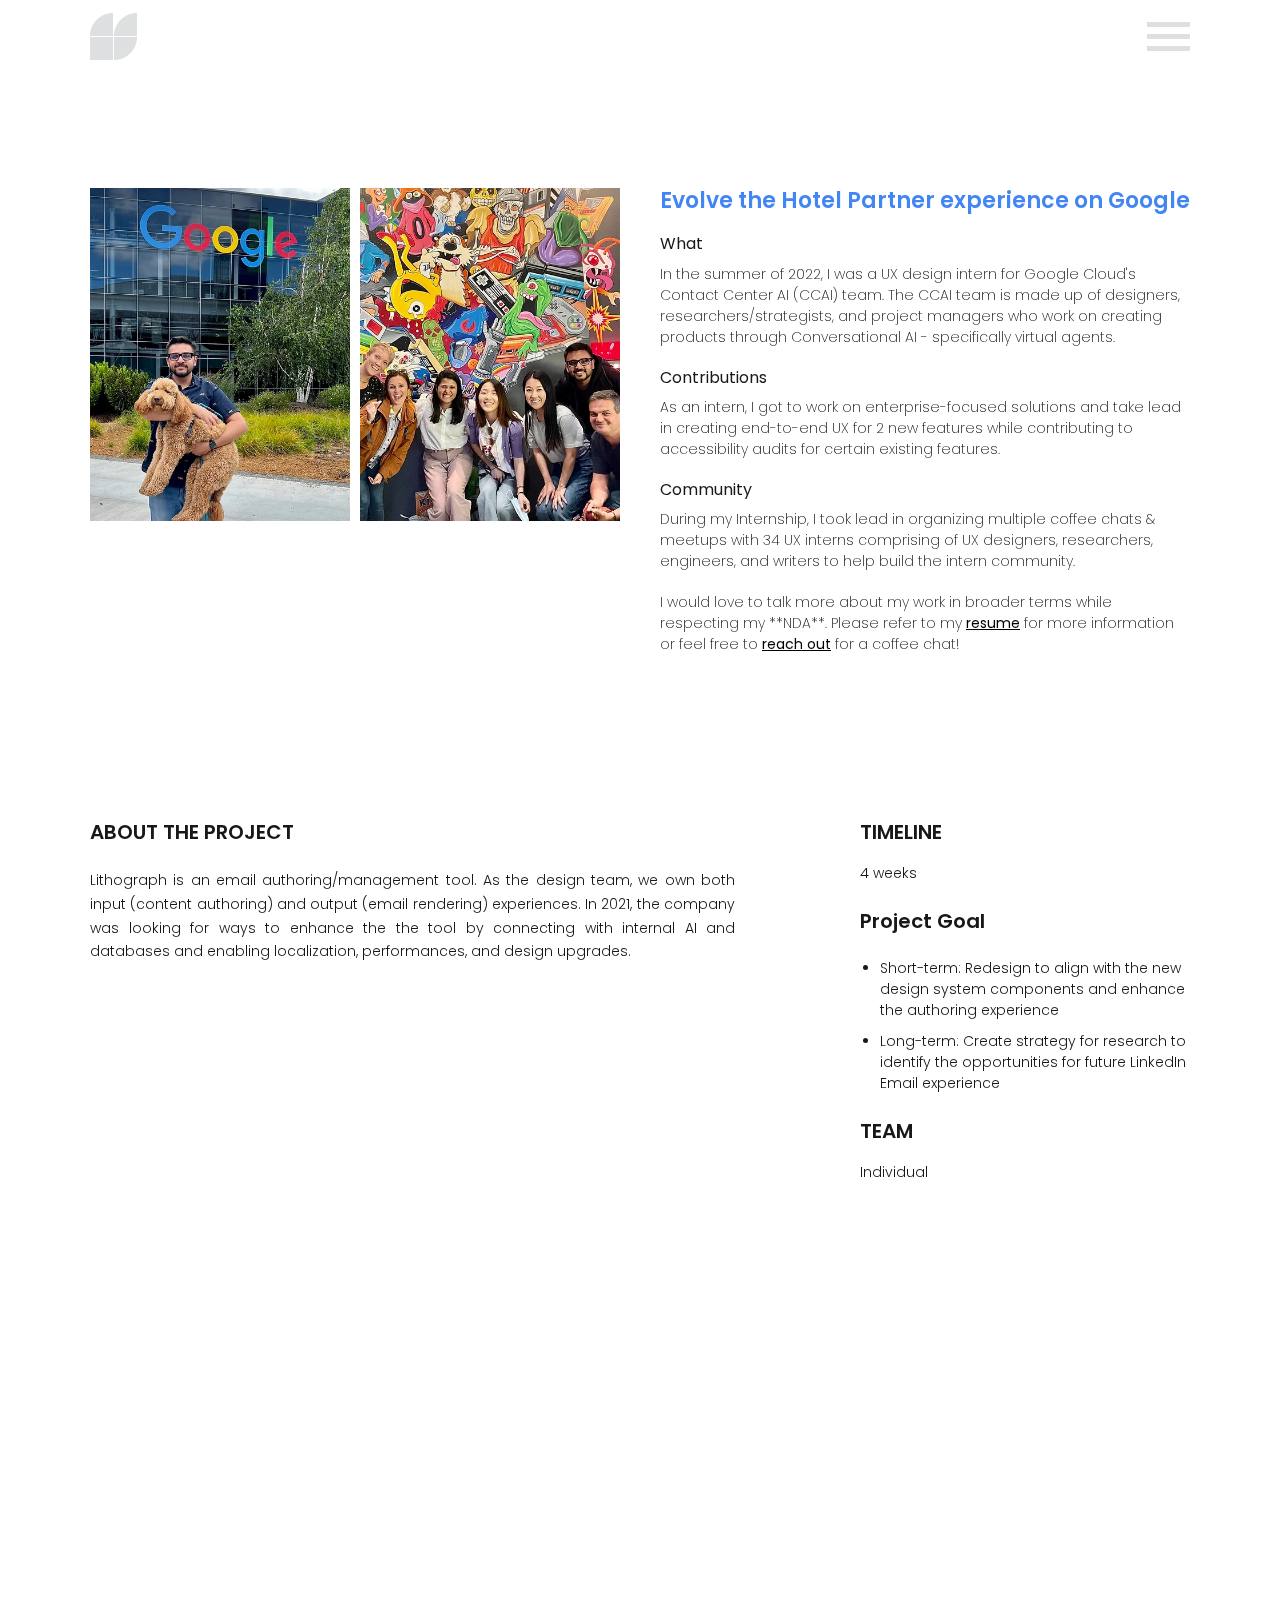
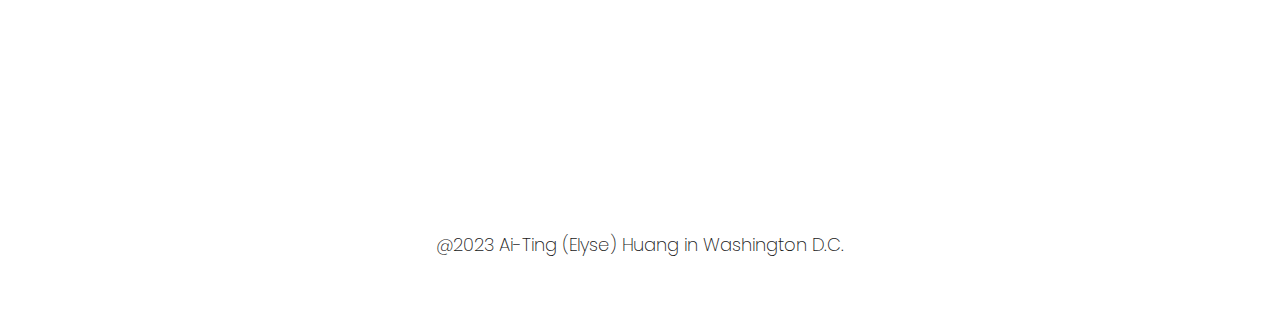
<file: google-3.html>
<!DOCTYPE html>
<html lang="en">
  <head>
    <!-- Required meta tags -->
    <meta charset="utf-8" />
    <meta
      name="viewport"
      content="width=device-width, initial-scale=1, shrink-to-fit=no"
    />

    <!-- Place favicon.ico in the root directory -->
    <link
      rel="shortcut icon"
      type="image/x-icon"
      href="assets/img/favicon.png"
    />

    <!-- All CSS -->
    <link rel="stylesheet" href="assets/css/bootstrap.min.css" />
    <link rel="stylesheet" href="assets/css/aos.css" />
    <link rel="stylesheet" href="assets/css/magnific-popup.css" />
    <link rel="stylesheet" href="assets/css/main.css" />
    <title>Elyse | UI/UX | Product design</title>
  </head>

  <body style="background-color: #fff" class="google">
    <!-- Header Area Start -->
    <div class="header-area">
      <div class="container">
        <div class="header-wrapper">
          <a href="index.html">
            <svg
              width="47"
              height="47"
              viewBox="0 0 47 47"
              fill="none"
              xmlns="http://www.w3.org/2000/svg"
            >
              <path
                d="M24 24H47V24C47 36.7025 36.7025 47 24 47V47V24Z"
                fill="#DEDFE0"
              />
              <rect y="24" width="23" height="23" fill="#DEDFE0" />
              <path
                d="M24 23C24 10.2975 34.2975 0 47 0V0V23H24V23Z"
                fill="#DEDFE0"
              />
              <path
                d="M0 23C0 10.2975 10.2975 0 23 0V0V23H0V23Z"
                fill="#DEDFE0"
              />
            </svg>
          </a>
          <button class="hamburger">
            <svg
              width="43"
              height="29"
              viewBox="0 0 43 29"
              fill="none"
              xmlns="http://www.w3.org/2000/svg"
            >
              <rect width="43" height="5" fill="#DEDFE0" />
              <rect y="12" width="43" height="5" fill="#DEDFE0" />
              <rect y="24" width="43" height="5" fill="#DEDFE0" />
            </svg>
          </button>
        </div>
      </div>
      <div class="mobile-menu">
        <button class="menu-close">
          <svg
            width="41"
            height="44"
            viewBox="0 0 41 44"
            fill="none"
            xmlns="http://www.w3.org/2000/svg"
          >
            <rect
              width="54.8491"
              height="3.87759"
              transform="matrix(0.67125 0.741231 -0.789461 0.6138 3.24219 0.378906)"
              fill="white"
            />
            <rect
              width="54.8491"
              height="3.87759"
              transform="matrix(0.67125 -0.741231 0.789461 0.6138 0.302734 41.6172)"
              fill="white"
            />
          </svg>
        </button>
        <ul>
          <li><a href="index.html#work-section">Work</a></li>
          <li><a href="about.html">About</a></li>
        </ul>
      </div>
    </div>
    <!-- Header Area End -->

    <!-- Banner Start -->
    <div class="google-banner-area">
      <div class="container">
        <div class="google-banner-wrapper">
          <div class="google-banner-thumb">
            <img
              data-aos="fade-up"
              src="./assets/img/google-01.jpg"
              alt="google"
            />
            <img
              data-aos="fade-down"
              src="./assets/img/google-02.jpg"
              alt="google"
            />
          </div>
          <div class="google-banner-content">
            <h4 data-aos="fade-up">
              Evolve the Hotel Partner experience on Google
            </h4>
            <div class="single-content" data-aos="fade-up" data-aos-delay="100">
              <h6>What</h6>
              <p>
                In the summer of 2022, I was a UX design intern for Google
                Cloud's Contact Center AI (CCAI) team. The CCAI team is made up
                of designers, researchers/strategists, and project managers who
                work on creating products through Conversational AI -
                specifically virtual agents.
              </p>
            </div>
            <div class="single-content" data-aos="fade-up" data-aos-delay="200">
              <h6>Contributions</h6>
              <p>
                As an intern, I got to work on enterprise-focused solutions and
                take lead in creating end-to-end UX for 2 new features while
                contributing to accessibility audits for certain existing
                features.
              </p>
            </div>
            <div class="single-content" data-aos="fade-up" data-aos-delay="300">
              <h6>Community</h6>
              <p>
                During my Internship, I took lead in organizing multiple coffee
                chats & meetups with 34 UX interns comprising of UX designers,
                researchers, engineers, and writers to help build the intern
                community.
              </p>
            </div>
            <div class="single-content" data-aos="fade-up" data-aos-delay="400">
              <p>
                I would love to talk more about my work in broader terms while
                respecting my **NDA**. Please refer to my
                <a href="#">resume</a> for more information or feel free to
                <a href="#">reach out</a> for a coffee chat!
              </p>
            </div>
          </div>
        </div>
      </div>
    </div>
    <!-- Banner End -->

    <!-- About Start -->
    <div class="page-about-area" data-aos="fade-up" data-aos-delay="200">
      <div class="container">
        <div class="page-about-wrapper">
          <div class="page-about-content">
            <h4>ABOUT THE PROJECT</h4>
            <p>
              Lithograph is an email authoring/management tool. As the design
              team, we own both input (content authoring) and output (email
              rendering) experiences. In 2021, the company was looking for ways
              to enhance the the tool by connecting with internal AI and
              databases and enabling localization, performances, and design
              upgrades.
            </p>
          </div>
          <div class="page-about-list">
            <h4 class="time-line">TIMELINE <span>4 weeks</span></h4>
            <h4 class="p-goal">Project Goal</h4>
            <ul>
              <li>
                Short-term: Redesign to align with the new design system
                components and enhance the authoring experience
              </li>
              <li>
                Long-term: Create strategy for research to identify the
                opportunities for future LinkedIn Email experience
              </li>
            </ul>
            <h4 class="colla">TEAM <span>Individual</span></h4>
          </div>
        </div>
      </div>
    </div>
    <!-- About End -->

    <!-- Google Image Section Start -->
    <div class="google-image-area" data-aos="fade-up">
      <div class="container">
        <div class="google-image">
          <img src="./assets/img/google-03.png" alt="google" />
        </div>
      </div>
    </div>
    <!-- Google Image Section End -->

    <div class="next-project" data-aos="fade-up" data-aos-delay="100">
      <div class="container">
        <a href="google-2.html">
          <span>Next project</span>
          <svg
            width="9"
            height="15"
            viewBox="0 0 9 15"
            fill="none"
            xmlns="http://www.w3.org/2000/svg"
          >
            <path
              d="M0.377861 14.63C0.125953 14.3834 0 14.0695 0 13.6883C0 13.3072 0.125953 12.9933 0.377861 12.7466L5.73663 7.5L0.377861 2.25336C0.125953 2.00673 0 1.69282 0 1.31166C0 0.930493 0.125953 0.616591 0.377861 0.369955C0.629769 0.123318 0.950379 0 1.33969 0C1.729 0 2.04961 0.123318 2.30152 0.369955L8.62212 6.5583C8.75952 6.69282 8.85708 6.83856 8.91479 6.99551C8.9725 7.15247 9.00089 7.32063 8.99998 7.5C8.99998 7.67937 8.97112 7.84753 8.91341 8.00448C8.8557 8.16143 8.7586 8.30717 8.62212 8.4417L2.30152 14.63C2.04961 14.8767 1.729 15 1.33969 15C0.950379 15 0.629769 14.8767 0.377861 14.63Z"
              fill="black"
            />
          </svg>
        </a>
      </div>
    </div>

    <!-- Footer Area Start -->
    <div class="footer-area">
      <div class="container">
        <div class="footer-content">
          <p>@2023 Ai-Ting (Elyse) Huang in Washington D.C.</p>
        </div>
      </div>
    </div>
    <!-- Footer Area End -->

    <!-- Optional JavaScript -->
    <!-- jQuery first, then Popper.js, then Bootstrap JS -->
    <script src="assets/js/jquery-3.5.1.min.js"></script>
    <script src="assets/js/popper.min.js"></script>
    <script src="assets/js/bootstrap.min.js"></script>
    <script src="assets/js/aos.js"></script>
    <script src="assets/js/jquery.magnific-popup.min.js"></script>
    <script src="assets/js/script.js"></script>
  </body>
</html>
</file>
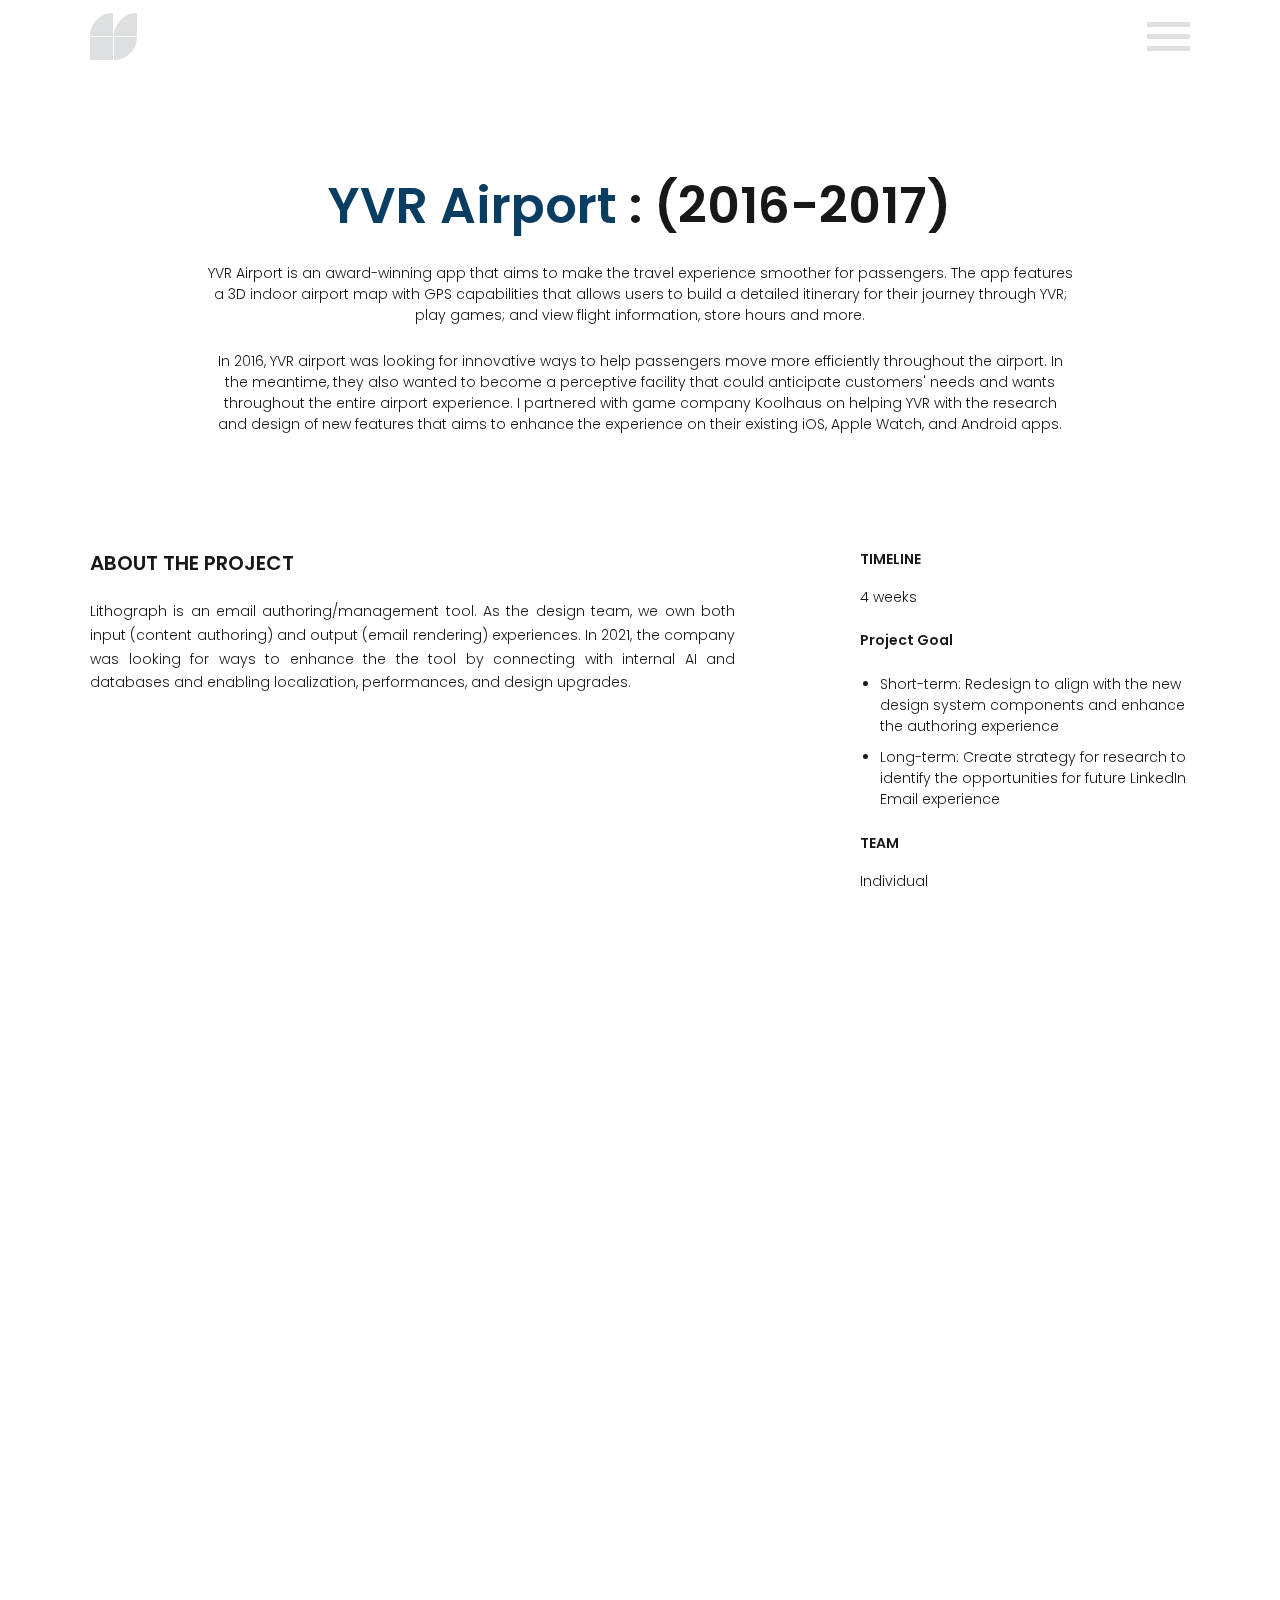
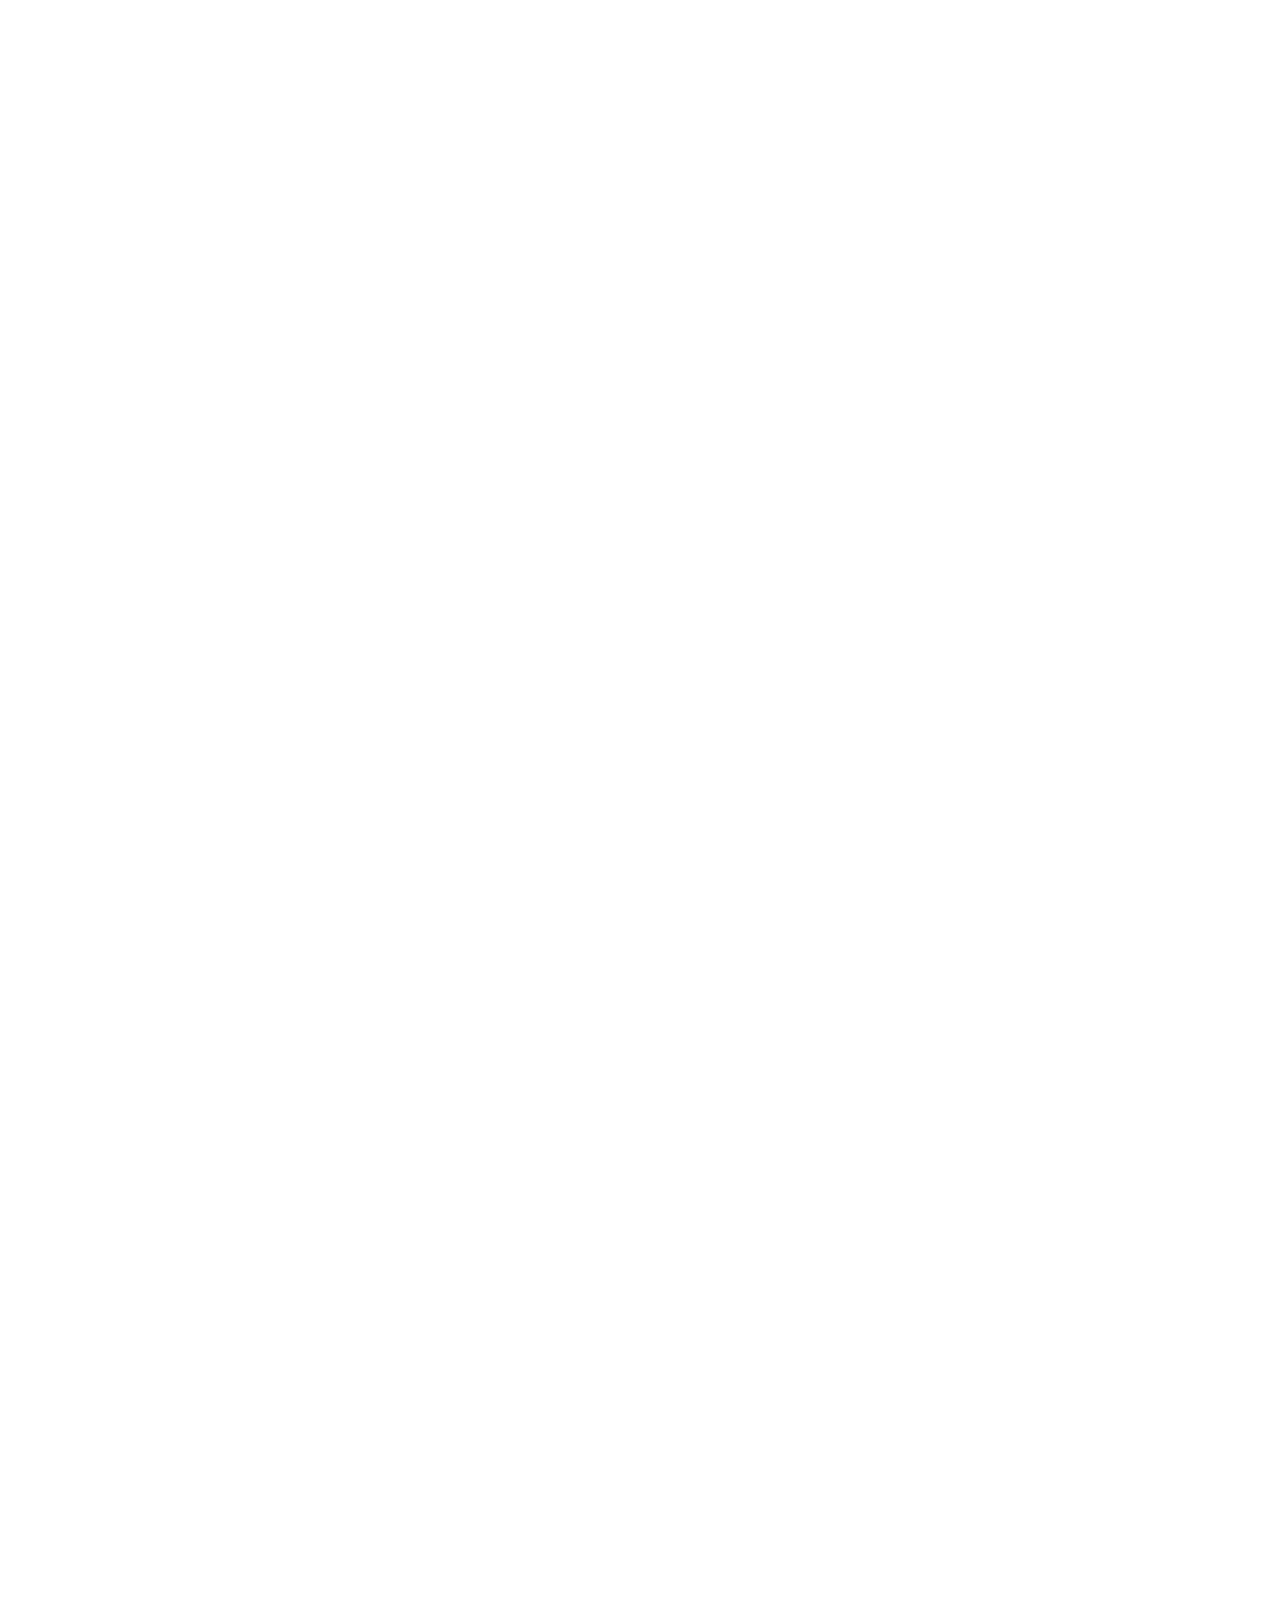
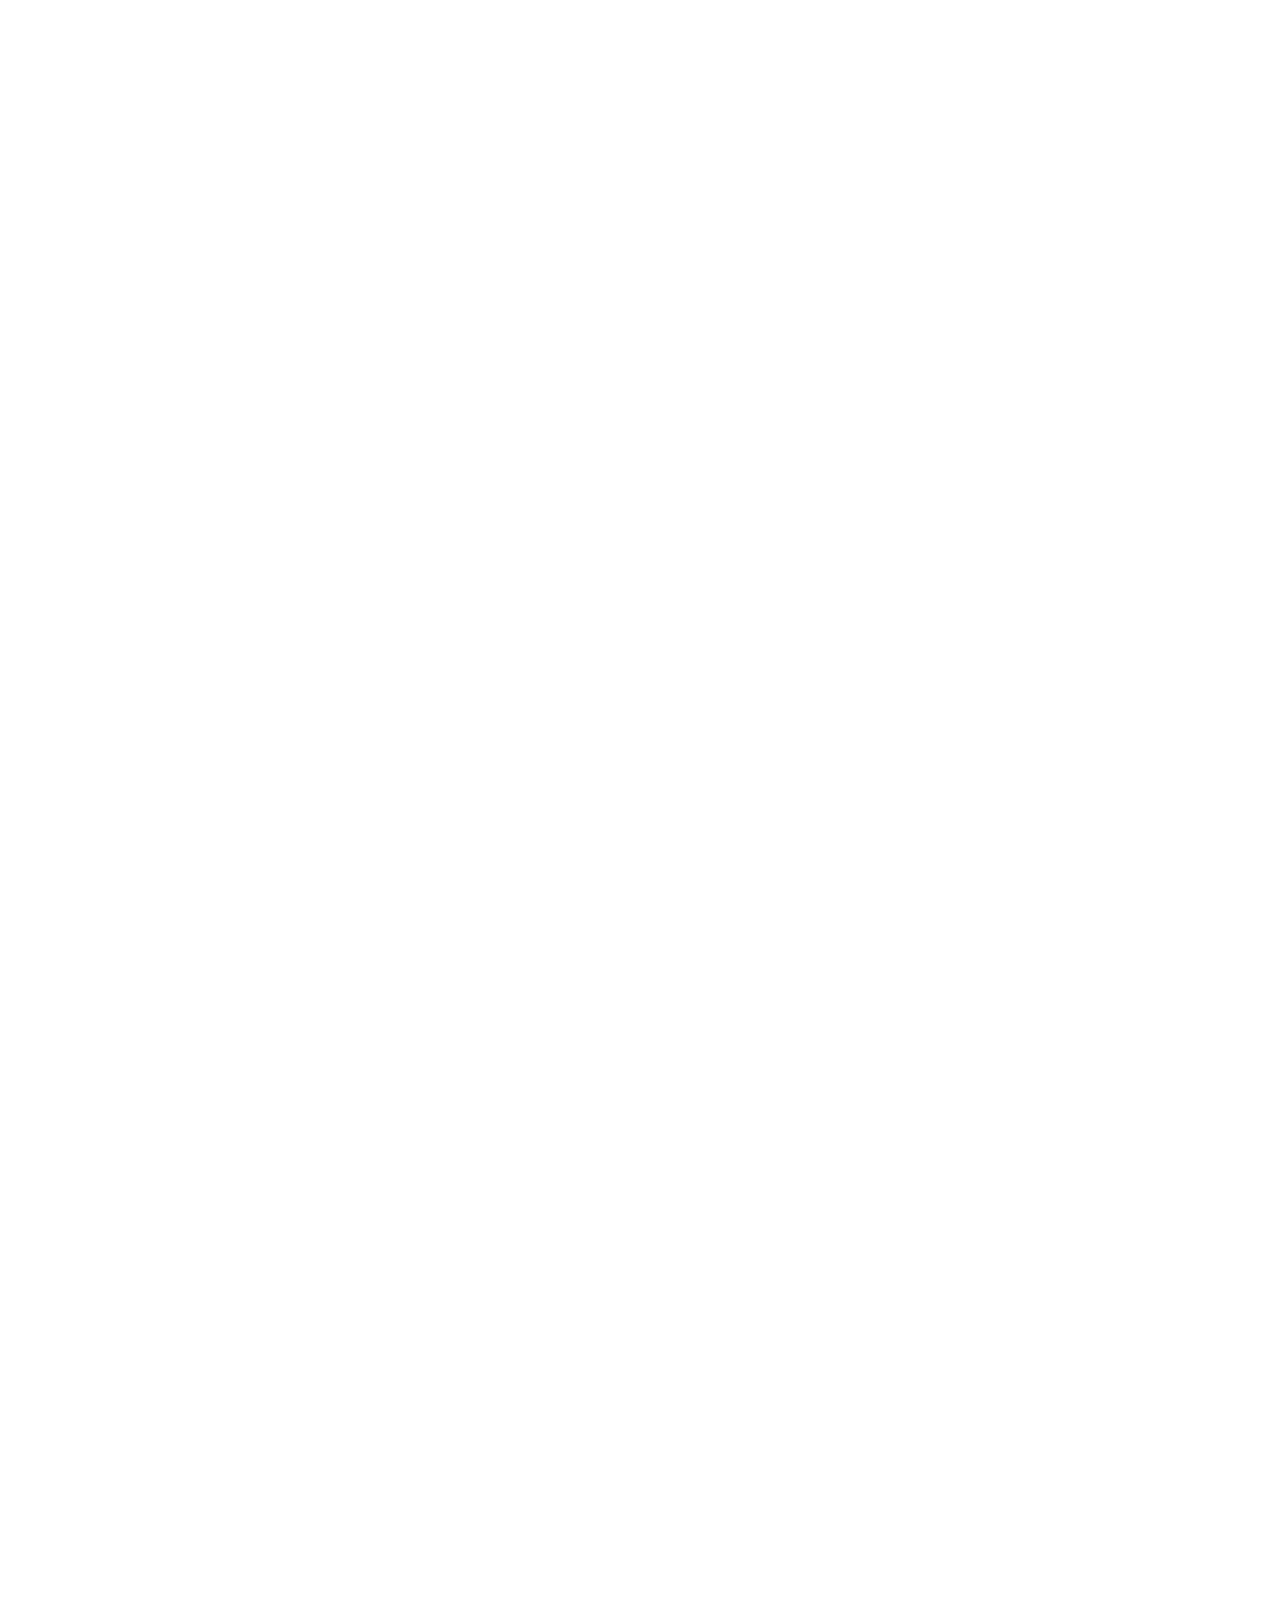
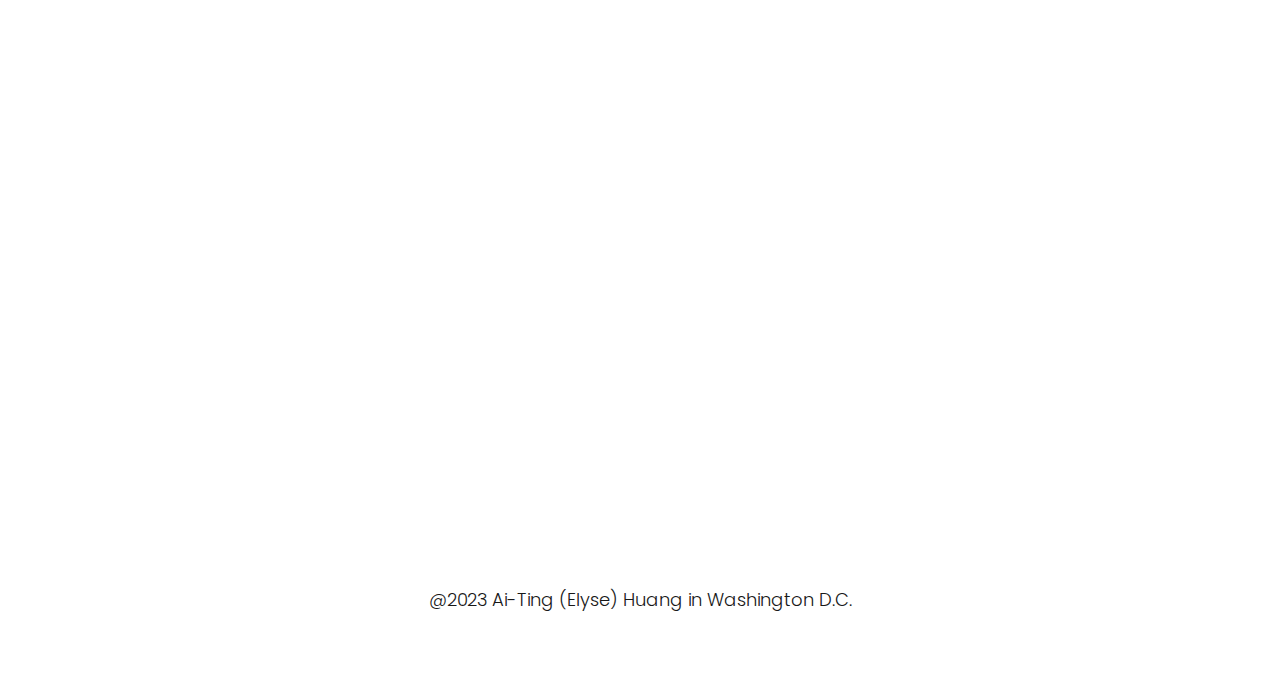
<file: yvr-airports.html>
<!DOCTYPE html>
<html lang="en">
  <head>
    <!-- Required meta tags -->
    <meta charset="utf-8" />
    <meta
      name="viewport"
      content="width=device-width, initial-scale=1, shrink-to-fit=no"
    />

    <!-- Place favicon.ico in the root directory -->
    <link
      rel="shortcut icon"
      type="image/x-icon"
      href="assets/img/favicon.png"
    />

    <!-- All CSS -->
    <link rel="stylesheet" href="assets/css/bootstrap.min.css" />
    <link rel="stylesheet" href="assets/css/aos.css" />
    <link rel="stylesheet" href="assets/css/magnific-popup.css" />
    <link rel="stylesheet" href="assets/css/main.css" />
    <title>Elyse | UI/UX | Product design</title>
    <style>
      .list-style-left {
        color: #fff;
        margin: 40px 0;
      }
      .txt-left {
        text-align: left;
      }
    </style>
  </head>

  <body style="background-color: #fff" class="page-v3 yvr">
    <!-- Header Area Start -->
    <div class="header-area">
      <div class="container">
        <div class="header-wrapper">
          <a href="index.html">
            <svg
              width="47"
              height="47"
              viewBox="0 0 47 47"
              fill="none"
              xmlns="http://www.w3.org/2000/svg"
            >
              <path
                d="M24 24H47V24C47 36.7025 36.7025 47 24 47V47V24Z"
                fill="#DEDFE0"
              />
              <rect y="24" width="23" height="23" fill="#DEDFE0" />
              <path
                d="M24 23C24 10.2975 34.2975 0 47 0V0V23H24V23Z"
                fill="#DEDFE0"
              />
              <path
                d="M0 23C0 10.2975 10.2975 0 23 0V0V23H0V23Z"
                fill="#DEDFE0"
              />
            </svg>
          </a>
          <button class="hamburger">
            <svg
              width="43"
              height="29"
              viewBox="0 0 43 29"
              fill="none"
              xmlns="http://www.w3.org/2000/svg"
            >
              <rect width="43" height="5" fill="#DEDFE0" />
              <rect y="12" width="43" height="5" fill="#DEDFE0" />
              <rect y="24" width="43" height="5" fill="#DEDFE0" />
            </svg>
          </button>
        </div>
      </div>
      <div class="mobile-menu">
        <button class="menu-close">
          <svg
            width="41"
            height="44"
            viewBox="0 0 41 44"
            fill="none"
            xmlns="http://www.w3.org/2000/svg"
          >
            <rect
              width="54.8491"
              height="3.87759"
              transform="matrix(0.67125 0.741231 -0.789461 0.6138 3.24219 0.378906)"
              fill="white"
            />
            <rect
              width="54.8491"
              height="3.87759"
              transform="matrix(0.67125 -0.741231 0.789461 0.6138 0.302734 41.6172)"
              fill="white"
            />
          </svg>
        </button>
        <ul>
          <li><a href="index.html#work-section">Work</a></li>
          <li><a href="about.html">About</a></li>
        </ul>
      </div>
    </div>
    <!-- Header Area End -->

    <!-- Banner Start -->
    <div class="google-banner-area d-none">
      <div class="container-fluid">
        <div class="google-banner-wrapper">
          <div class="google-banner-thumb">
            <img
              data-aos="fade-up"
              src="./assets/img/google-01.jpg"
              alt="google"
            />
            <img
              data-aos="fade-down"
              src="./assets/img/google-02.jpg"
              alt="google"
            />
          </div>
          <div class="google-banner-content">
            <h1 data-aos="fade-up">
              <span class="page-color-primary">YVR Airport </span> : (2016-2017)
            </h1>
            <p class="yvr-about-para" data-aos="fade-up" data-aos-delay="100">
              YVR Airport is an award-winning app that aims to make the travel
              experience smoother for passengers. The app features a 3D indoor
              airport map with GPS capabilities that allows users to build a
              detailed itinerary for their journey through YVR; play games; and
              view flight information, store hours and more.
            </p>
            <p class="yvr-about-para" data-aos="fade-up" data-aos-delay="100">
              In 2016, YVR airport was looking for innovative ways to help
              passengers move more efficiently throughout the airport. In the
              meantime, they also wanted to become a perceptive facility that
              could anticipate customers' needs and wants throughout the entire
              airport experience. I partnered with game company Koolhaus on
              helping YVR with the research and design of new features that aims
              to enhance the experience on their existing iOS, Apple Watch, and
              Android apps.
            </p>
          </div>
        </div>
      </div>
    </div>
    <!-- Banner End -->

    <!-- Pages Banner Start -->
    <div class="page-banner-area">
      <div class="container">
        <div class="page-banner-content">
          <h1 data-aos="fade-up">
            <span class="page-color-primary">YVR Airport </span> : (2016-2017)
          </h1>
          <p data-aos="fade-up" data-aos-delay="100">
            YVR Airport is an award-winning app that aims to make the travel
            experience smoother for passengers. The app features a 3D indoor
            airport map with GPS capabilities that allows users to build a
            detailed itinerary for their journey through YVR; play games; and
            view flight information, store hours and more.
          </p>
          <p data-aos="fade-up" data-aos-delay="100">
            In 2016, YVR airport was looking for innovative ways to help
            passengers move more efficiently throughout the airport. In the
            meantime, they also wanted to become a perceptive facility that
            could anticipate customers' needs and wants throughout the entire
            airport experience. I partnered with game company Koolhaus on
            helping YVR with the research and design of new features that aims
            to enhance the experience on their existing iOS, Apple Watch, and
            Android apps.
          </p>
          <div
            class="page-banner-video d-none"
            data-aos="fade-up"
            data-aos-delay="200"
          >
            <video
              src="./assets/img/experiaa-banner-video.mp4"
              loop
              muted
              autoplay
            ></video>
          </div>
        </div>
      </div>
    </div>
    <!-- Pages Banner End -->

    <!-- About Start -->
    <div class="page-about-area" data-aos="fade-up" data-aos-delay="200">
      <div class="container">
        <div class="page-about-wrapper">
          <div class="page-about-content">
            <h4>ABOUT THE PROJECT</h4>
            <p>
              Lithograph is an email authoring/management tool. As the design
              team, we own both input (content authoring) and output (email
              rendering) experiences. In 2021, the company was looking for ways
              to enhance the the tool by connecting with internal AI and
              databases and enabling localization, performances, and design
              upgrades.
            </p>
          </div>
          <div class="page-about-list">
            <h4 class="time-line">TIMELINE <span>4 weeks</span></h4>
            <h4 class="p-goal">Project Goal</h4>
            <ul>
              <li>
                Short-term: Redesign to align with the new design system
                components and enhance the authoring experience
              </li>
              <li>
                Long-term: Create strategy for research to identify the
                opportunities for future LinkedIn Email experience
              </li>
            </ul>
            <h4 class="colla">TEAM <span>Individual</span></h4>
          </div>
        </div>
      </div>
    </div>
    <!-- About End -->

    <!-- Page Statement Start -->
    <div
      class="page-statement-area page-bg-primary s-py-50"
      data-aos="fade-up"
      data-aos-delay="200"
    >
      <div class="container">
        <div class="page-statement-content s-py-50">
          <h4>Team & Role</h4>
          <p>
            I was brought in as the lead UX designer, with the supports from 2
            product managers, a design team of 2 UI and 1 graphic designers, and
            the lead of the development team of 10 programmers.
          </p>
          <p>
            I conducted researches including competitive UX benchmarking, Google
            analytics analysis, and usability testing. I also led the design of
            task flows, wireframes, and prototypes.
          </p>
        </div>
      </div>
    </div>
    <!-- Page Statement End -->
    <!-- Discovery & Exploration Start-->
    <div class="page-banner-area">
      <div class="container">
        <div class="page-banner-content">
          <h4 data-aos="fade-up">Discovery & Exploration</h4>
          <p data-aos="fade-up" data-aos-delay="100">
            Due to the time constraint of three months to complete the
            prototypes, I worked very closely and intensively with YVR airport
            on the UX competitive benchmarking to define the strengths and
            weaknesses of YVR app within the market compared to their
            competitors'. I then analyzed their Google Analytics numbers to
            define more precisely what their passengers need/want and how we
            could better assist them with moving more efficiently through YVR
            airport. Stakeholder interviews were also used to gather
            requirements and constraints.
          </p>
        </div>
      </div>
    </div>
    <!-- Discovery & Exploration End-->
    <!-- UX Competitive Benchmarking Start-->
    <div class="page-about-area" data-aos="fade-up" data-aos-delay="200">
      <div class="container">
        <div class="page-about-wrapper">
          <div class="page-about-content">
            <h4>UX Competitive Benchmarking</h4>
            <p>
              UX competitive benchmarking was conducted to better understand how
              well YVR app performs compared to 5 most important competitors.
            </p>
            <h4>Google Analytics Report</h4>
            <p>
              Google Analytics report was also compiled to organize key metrics
              that reveal the efficiency and performance of each stream of
              traffic to the app. It includes total sessions, unique users, new
              users, goal conversion rate and goal value per session, all
              organized by source and medium. The report also reveals how
              behavior varies between new and returning users in terms of
              overall traffic, conversion patterns and event completion.
            </p>
          </div>
          <div class="page-about-list">
            <img
              src="./assets/img/pages/yvr-airports/YVR-google-analytics.png"
              alt=""
            />
          </div>
        </div>
      </div>
    </div>
    <!-- UX Competitive Benchmarking End-->
    <!-- >Key findings Area Start-->

    <div
      class="page-bg-primary s-py-50"
      data-aos="fade-up"
      data-aos-delay="200"
    >
      <div class="container">
        <div class="page-statement-content txt-left s-py-50">
          <h2 class="margin-0">Key findings</h2>
          <ul class="list-style-left">
            <li>
              Up-to-date notifications, flight-status changes, and real time
              airport security wait times are the core information in the
              airport apps that users make the most use of.
            </li>
            <li>
              Users showed strong interests in using 3D airport map with GPS
              capabilities to plan their trips to and from the gate.
            </li>
            <li>
              Users showed strong interests in using apps to obtain traffic and
              transit directions to and from
            </li>
            <li>
              Users showed strong interests in adding the points of interest
              (POI) to their itinerary for their journeys through the airport.
            </li>
            <li>
              YVR airport app has a high number of returning users, which
              indicates a great potential of success to promote the SignIn
              feature to encourage user registration.
            </li>
          </ul>
        </div>
      </div>
    </div>
    <!-- >Key findings Area End-->
    <!-- >Design approach Area Start-->

    <div
      class="page-points-area s-py-100"
      data-aos="fade-up"
      data-aos-delay="200"
    >
      <div class="container">
        <div class="section-title">
          <h4>Design approach</h4>
          <p>
            Based on the findings, we came out with a new feature named
            'Journey' that allows users to build a detailed itinerary through
            YVR airport by adding:
          </p>
        </div>
        <div class="page-points-wrapper">
          <div class="single-page-point page-bg-primary">
            <p>
              Flights or boarding passes that highlights the route through YVR
              with wait times
            </p>
          </div>
          <div class="single-page-point page-bg-primary">
            <p>
              Transportation and parking options based on predefined locations
              and terminals
            </p>
          </div>
          <div class="single-page-point page-bg-primary">
            <p>
              Points of Interests (POI) including restaurants, shops, services,
              or discount coupons with smart recommendations based on the
              predefined route
            </p>
          </div>
        </div>
      </div>
    </div>
    <!-- >Design approach Area End-->
    <!-- >Wireframes and gorilla testings Area Start-->

    <div class="page-about-area d-none" data-aos="fade-up" data-aos-delay="200">
      <div class="container">
        <div class="page-about-wrapper">
          <div class="page-about-content">
            <h4>Wireframes and gorilla testings</h4>
            <p>
              I then created wireflow diagrams and wireframes using Axure and
              Balsamiq based on the ideas, and iterated through 5 rounds of in
              lab usability tests with a total of 20 representative users. This
              gave us insight into the further improvements that we made later
              to the prototypes.
            </p>
          </div>
          <div>
            <img
              src="./assets/img/pages/yvr-airports/YVR-wireframe.gif"
              alt=""
            />
          </div>
        </div>
      </div>
    </div>
    <!-- >Wireframes and gorilla testings Area End-->
    <!-- >Medium-fidelity Prototype Area Start-->

    <div class="page-about-area" data-aos="fade-up" data-aos-delay="200">
      <div class="container">
        <div class="page-about-wrapper">
          <div class="page-about-content">
            <h4>Medium-fidelity Prototype</h4>
            <p>
              I worked with the UI designers to create an interactive version of
              the medium-fidelity prototypes using Photoshop, Illustrator and
              InVision. We kept refining the prototypes through 3 rounds of in
              lab usability tests and fortunately came up with the satisfying
              version.
            </p>
          </div>
        </div>
        <img src="./assets/img/pages/yvr-airports/YVR-prototype.png" alt="" />
      </div>
    </div>
    <!-- >Medium-fidelity Prototype Area End-->
    <!-- >Recommendations / Next steps Area Start-->

    <div
      class="page-bg-primary s-py-50"
      data-aos="fade-up"
      data-aos-delay="200"
    >
      <div class="container">
        <div class="page-statement-content txt-left s-py-50">
          <h2 class="margin-0">Recommendations / Next steps</h2>
          <br />
          <p>
            Based on what we've learned from 5 rounds of usability tests, I
            believe that the YVR apps can be further improved by integrating the
            following features:
          </p>
          <ul class="list-style-left">
            <li>
              An on-boarding tutorial to help users understand the concept of
              'Journey'.
            </li>
            <li>
              Integration of indoor airport map, Google map and 'Journey'.
            </li>
            <li>
              Information of wait time at security and customs for the At The
              Airport card.
            </li>
            <li>
              Ability of tracking multiple flights and creating multiple
              Journeys to encourage user registration.
            </li>
            <li>A well designed SignIn ad and engagement strategy.</li>
          </ul>
          <div class="app-store-btn">
            <a href="#">
              <img
                width="150px"
                src="./assets/img/pages/yvr-airports/btn-appstore.png"
                alt=""
              />
            </a>
          </div>
        </div>
      </div>
    </div>
    <!-- >Recommendations / Next steps Area End-->

    <!-- Google Image Section Start -->
    <div class="google-image-area d-none" data-aos="fade-up">
      <div class="container-fluid">
        <div class="google-image">
          <img src="./assets/img/google-03.png" alt="google" />
        </div>
      </div>
    </div>
    <!-- Google Image Section End -->

    <div class="next-project" data-aos="fade-up" data-aos-delay="100">
      <div class="container">
        <a href="colligo.html">
          <span>Next project</span>
          <svg
            width="9"
            height="15"
            viewBox="0 0 9 15"
            fill="none"
            xmlns="http://www.w3.org/2000/svg"
          >
            <path
              d="M0.377861 14.63C0.125953 14.3834 0 14.0695 0 13.6883C0 13.3072 0.125953 12.9933 0.377861 12.7466L5.73663 7.5L0.377861 2.25336C0.125953 2.00673 0 1.69282 0 1.31166C0 0.930493 0.125953 0.616591 0.377861 0.369955C0.629769 0.123318 0.950379 0 1.33969 0C1.729 0 2.04961 0.123318 2.30152 0.369955L8.62212 6.5583C8.75952 6.69282 8.85708 6.83856 8.91479 6.99551C8.9725 7.15247 9.00089 7.32063 8.99998 7.5C8.99998 7.67937 8.97112 7.84753 8.91341 8.00448C8.8557 8.16143 8.7586 8.30717 8.62212 8.4417L2.30152 14.63C2.04961 14.8767 1.729 15 1.33969 15C0.950379 15 0.629769 14.8767 0.377861 14.63Z"
              fill="black"
            />
          </svg>
        </a>
      </div>
    </div>

    <!-- Footer Area Start -->
    <div class="footer-area">
      <div class="container">
        <div class="footer-content">
          <p>@2023 Ai-Ting (Elyse) Huang in Washington D.C.</p>
        </div>
      </div>
    </div>
    <!-- Footer Area End -->

    <!-- Optional JavaScript -->
    <!-- jQuery first, then Popper.js, then Bootstrap JS -->
    <script src="assets/js/jquery-3.5.1.min.js"></script>
    <script src="assets/js/popper.min.js"></script>
    <script src="assets/js/bootstrap.min.js"></script>
    <script src="assets/js/aos.js"></script>
    <script src="assets/js/jquery.magnific-popup.min.js"></script>
    <script src="assets/js/script.js"></script>
  </body>
</html>
</file>
<file: assets/css/main.css>
/*------------------------------------------------------------------------------
	Template Name: Starter Project Template.
-------------------------------------------------------------------------------*/
/* Default Css */
@import url("https://fonts.googleapis.com/css2?family=Poppins:wght@200;300;400;500;600;700;900&display=swap");
body {
  color: #181818;
  font-size: 16px;
  font-family: "Poppins", sans-serif;
  font-weight: 300;
  background-color: #d7e3eb;
}

img {
  max-width: 100%;
  -webkit-transition: all 0.3s linear 0s;
  -moz-transition: all 0.3s linear 0s;
  -ms-transition: all 0.3s linear 0s;
  -o-transition: all 0.3s linear 0s;
  transition: all 0.3s linear 0s;
}

/* Shadow and Outline */
a {
  text-decoration: none;
  -webkit-transition: all 0.3s linear 0s;
  -moz-transition: all 0.3s linear 0s;
  -ms-transition: all 0.3s linear 0s;
  -o-transition: all 0.3s linear 0s;
  transition: all 0.3s linear 0s;
}
a:active, a:hover {
  text-decoration: none;
}

button,
.btn {
  -webkit-transition: all 0.3s linear 0s;
  -moz-transition: all 0.3s linear 0s;
  -ms-transition: all 0.3s linear 0s;
  -o-transition: all 0.3s linear 0s;
  transition: all 0.3s linear 0s;
  outline: none;
  background-color: transparent;
  border: none;
  padding: 0;
}
button:active, button:hover, button:focus,
.btn:active,
.btn:hover,
.btn:focus {
  outline: 0;
}

button:focus,
input:focus,
input:focus,
textarea,
textarea:focus,
.btn:focus {
  outline: 0;
  box-shadow: none;
}

.form-control:focus {
  color: #181818;
  background-color: transparent;
  outline: 0;
  box-shadow: none;
}

.btn:hover,
.btn:focus {
  outline: 0;
  box-shadow: none;
  color: #fff;
}

/* Heading */
h1,
h2,
h3,
h4,
h5,
h6 {
  color: #181818;
  font-weight: 700;
  margin-bottom: 0px;
}

h1 a,
h2 a,
h3 a,
h4 a,
h5 a,
h6 a {
  color: inherit;
}

h1 {
  font-size: 48px;
  line-height: 1.3;
}

h2 {
  font-size: 36px;
  line-height: 1.3;
}

h3 {
  font-size: 28px;
  line-height: 1.3;
}

h4 {
  font-size: 24px;
  line-height: 1.2;
}

h5 {
  font-size: 20px;
  line-height: 1.2;
}

h6 {
  font-size: 16px;
  line-height: 1.2;
}

hr {
  margin: 20px 0;
  border-color: #352323;
}

ol {
  list-style: decimal;
}

ol ol ol {
  list-style: lower-roman;
}

ol ol {
  list-style: lower-alpha;
}

p:last-child {
  margin-bottom: 0;
}

.container,
.container-fluid {
  padding: 0px 20px;
}

.s-py-0-50 {
  padding: 0 0 50px;
}

.s-py-0-100 {
  padding: 0 0 100px 0;
}

.s-py-100 {
  padding: 100px 0px;
}

.s-py-50 {
  padding: 50px 0px;
}

.s-py-100-50 {
  padding: 100px 0px 50px;
}

.s-py-50-100 {
  padding: 50px 0px 100px;
}

.s-pt-50 {
  padding-top: 50px;
}

.s-pb-50 {
  padding-bottom: 50px;
}

.s-pt-100 {
  padding-top: 100px;
}

.s-pb-100 {
  padding-bottom: 100px;
}

.s-py-70 {
  padding: 70px 0px;
}

.s-pt-70 {
  padding-top: 70px;
}

.s-pb-70 {
  padding-bottom: 70px;
}

.s-my-50-100 {
  margin: 50px 0px 100px;
}

.margin-0 {
  margin: 0 !important;
}

@media screen and (max-width: 991px) {
  .s-py-0-50 {
    padding: 0 0 50px;
  }
  .s-py-100 {
    padding: 70px 0px;
  }
  .s-py-50 {
    padding: 35px 0px;
  }
  .s-py-100-50 {
    padding: 70px 0px 35px;
  }
  .s-py-50-100 {
    padding: 35px 0px 70px;
  }
  .s-pt-50 {
    padding-top: 35px;
  }
  .s-pb-50 {
    padding-bottom: 35px;
  }
  .s-pt-100 {
    padding-top: 70px;
  }
  .s-pb-100 {
    padding-bottom: 70px;
  }
  .s-pt-80 {
    padding-top: 50px;
  }
  .s-my-50-100 {
    margin: 35px 0px 70px;
  }
}
@media screen and (max-width: 575px) {
  .s-py-100 {
    padding: 50px 0px;
  }
  .s-pt-50 {
    padding-top: 25px;
  }
  .s-py-50 {
    padding: 25px 0px;
  }
  .s-py-100-50 {
    padding: 50px 0px 25px;
  }
  .s-py-50-100 {
    padding: 25px 0px 50px;
  }
  .s-pb-50 {
    padding-bottom: 25px;
  }
  .s-pt-100 {
    padding-top: 50px;
  }
  .s-py-70 {
    padding: 50px 0px;
  }
  .s-pt-70 {
    padding-top: 50px;
  }
  .s-pb-70 {
    padding-bottom: 50px;
  }
  .s-pb-100 {
    padding-bottom: 50px;
  }
  .s-pt-80 {
    padding-top: 40px;
  }
  .s-my-50-100 {
    margin: 25px 0px 50px;
  }
}
.section-title {
  margin-bottom: 50px;
  text-align: center;
}
.section-title h4 {
  font-size: 22px;
  font-weight: 600;
  line-height: 1;
  margin: 0;
  padding: 0;
}
.section-title p {
  font-size: 17px;
  font-weight: 200;
  margin-top: 15px;
  margin-bottom: 0;
}

@media screen and (max-width: 767px) {
  .section-title {
    margin-bottom: 30px;
  }
}
.page-bg-primary {
  background-color: #0a66c2;
}

.page-color-primary {
  color: #0a66c2;
}

.page-v2 .page-bg-primary {
  background-color: #39aacb;
}
.page-v2 .page-color-primary {
  color: #2980b9;
}

.page-v3 .page-bg-primary {
  background-color: #0a3d62;
}
.page-v3 .page-color-primary {
  color: #0a3d62;
}

/* Overlay */
[data-overlay] {
  position: relative;
  background-size: cover;
  background-repeat: no-repeat;
  background-position: center center;
}
[data-overlay]::before {
  position: absolute;
  left: 0;
  top: 0;
  right: 0;
  bottom: 0;
  content: "";
}

[data-overlay=light]::before {
  background-color: #fff;
}

[data-overlay=dark]::before {
  background-color: #000;
}

[data-overlay=theme]::before {
  background-color: #f9506f;
}

[data-opacity="1"]::before {
  opacity: 0.1;
}

[data-opacity="2"]::before {
  opacity: 0.2;
}

[data-opacity="3"]::before {
  opacity: 0.3;
}

[data-opacity="4"]::before {
  opacity: 0.4;
}

[data-opacity="5"]::before {
  opacity: 0.5;
}

[data-opacity="6"]::before {
  opacity: 0.6;
}

[data-opacity="7"]::before {
  opacity: 0.7;
}

[data-opacity="8"]::before {
  opacity: 0.8;
}

[data-opacity="9"]::before {
  opacity: 0.9;
}

.header-area {
  padding: 13px 0px;
}

.header-wrapper {
  padding: 0px 25px;
  display: flex;
  align-items: center;
  justify-content: space-between;
  gap: 20px;
}

.mobile-menu {
  position: absolute;
  content: "";
  width: 100%;
  height: 100%;
  background-color: #181818;
  z-index: 99;
  top: 0;
  right: 0;
  padding: 20px 150px;
  text-align: right;
  clip-path: polygon(50% 0, 100% 0, 100% 100%, 50% 100%);
  opacity: 0;
  visibility: hidden;
  transition: all 0.3s ease-in-out;
  display: flex;
  flex-direction: column;
  align-items: flex-end;
  justify-content: flex-start;
}
.mobile-menu.menu-active {
  clip-path: polygon(0 0, 100% 0, 100% 100%, 0 100%);
  opacity: 1;
  visibility: visible;
}
.mobile-menu.menu-active ul li {
  transform: translateY(0px);
  opacity: 1;
  visibility: visible;
}
.mobile-menu.menu-active ul li:first-child {
  transition-duration: 1s;
}
.mobile-menu.menu-active ul li:last-child {
  transition-duration: 2s;
}
.mobile-menu.menu-active .menu-close {
  transform: scale(1);
  transition-duration: 0.5s;
}

.menu-close {
  transform: scale(0);
}

.mobile-menu {
  text-align: right;
}
.mobile-menu ul {
  margin-top: 50px;
  list-style: none;
}
.mobile-menu ul li {
  display: block;
  margin-top: 20px;
  transform: translateY(50px);
  opacity: 0;
  visibility: hidden;
}
.mobile-menu ul li:first-child {
  margin-top: 0px;
}
.mobile-menu ul li a {
  display: block;
  font-size: 70px;
  font-weight: 200;
  line-height: 1;
  color: #fff;
}

@media screen and (max-width: 1400px) {
  .header-wrapper {
    padding: 0px 0px;
  }
}
@media screen and (max-width: 991px) {
  .mobile-menu {
    padding: 20px 100px;
  }
}
@media screen and (max-width: 767px) {
  .mobile-menu {
    padding: 20px 50px;
  }
  .mobile-menu ul li a {
    font-size: 40px;
  }
}
@media screen and (max-width: 575px) {
  .mobile-menu {
    padding: 20px 20px;
  }
  button.hamburger svg {
    width: 30px;
  }
  button.menu-close svg {
    width: 30px;
  }
}
.banner-area {
  padding: 200px 0px;
}

.banner-wrapper {
  max-width: 1085px;
  margin: 0 auto;
}
.banner-wrapper h2 {
  font-weight: 400;
  font-size: 26px;
}
.banner-wrapper h2 span {
  font-weight: 700;
}
.banner-wrapper h2 .name {
  color: #de1f00;
  text-decoration: underline;
}
.banner-wrapper h2 .hand {
  animation-name: wave-animation;
  animation-duration: 2.5s;
  animation-iteration-count: infinite;
  transform-origin: 70% 70%;
  display: inline-block;
}
.banner-wrapper p {
  font-size: 26px;
  font-weight: 400;
  color: #181818;
  margin-top: 45px;
}
.banner-wrapper .group {
  display: flex;
  align-items: center;
  color: #545453;
  font-size: 24px;
  gap: 8px;
  margin-top: 30px;
}
.banner-wrapper .group a {
  text-decoration: underline;
  color: #545453;
}

@keyframes wave-animation {
  0% {
    transform: rotate(0deg);
  }
  10% {
    transform: rotate(14deg);
  }
  20% {
    transform: rotate(-8deg);
  }
  30% {
    transform: rotate(14deg);
  }
  40% {
    transform: rotate(-4deg);
  }
  50% {
    transform: rotate(10deg);
  }
  60% {
    transform: rotate(0deg);
  }
  100% {
    transform: rotate(0deg);
  }
}
.next-area {
  text-align: center;
  margin-bottom: 135px;
}
.next-area a {
  font-size: 20px;
  color: #545453;
  display: inline-block;
}

@media screen and (max-width: 1199px) {
  .banner-area {
    padding: 150px 0px;
  }
  .next-area {
    margin-bottom: 60px;
  }
}
@media screen and (max-width: 767px) {
  .next-area {
    margin-bottom: 20px;
  }
  .banner-area {
    padding: 120px 0px;
  }
  .banner-wrapper {
    text-align: center;
  }
  .banner-wrapper h2,
  .banner-wrapper p {
    font-size: 30px;
  }
  .banner-wrapper .group {
    justify-content: center;
    font-size: 20px;
    margin-top: 20px;
  }
}
@media screen and (max-width: 575px) {
  .banner-area {
    padding: 100px 0px;
  }
  .banner-wrapper h2,
  .banner-wrapper p {
    font-size: 24px;
  }
  .banner-wrapper .group {
    font-size: 18px;
  }
}
.project-area {
  padding: 50px 0px;
}

.project-wrapper {
  max-width: 1042px;
  margin: 0 auto;
  display: grid;
  grid-gap: 100px;
}

.single-project {
  display: flex;
  box-shadow: 0px 1px 39px 6px rgba(0, 0, 0, 0.12);
  border-radius: 5px;
  position: relative;
  z-index: 1;
  background-color: #fff;
  overflow: hidden;
}
.single-project::before {
  position: absolute;
  content: "";
  width: 100%;
  height: 100%;
  right: 0;
  bottom: 0;
  z-index: -1;
  background-image: url(../img/project-gradient.png);
  background-size: cover;
  background-position: center;
  background-repeat: no-repeat;
  opacity: 0;
  transition: all 0.3s ease-in-out;
}
.single-project:hover::before {
  opacity: 1;
}
.single-project:hover .single-pjct-leftbar p {
  color: #fff;
}
.single-project:hover .single-pjct-content a,
.single-project:hover .single-pjct-content p,
.single-project:hover .single-pjct-content span,
.single-project:hover .single-pjct-content h2 {
  color: #fff;
}

.single-pjct-leftbar {
  width: 48px;
  position: relative;
  flex: none;
  font-weight: 300;
  transition: all 0.3s ease-in-out;
}
.single-pjct-leftbar p {
  transform: rotate(-90deg) translatex(140px) translateY(-131px);
  position: absolute;
  white-space: nowrap;
  bottom: 20px;
  font-size: 17px;
  color: #000000;
  font-weight: 200;
  transition: all 0.3s ease-in-out;
}

.single-pjct-thumb {
  max-width: 425px;
  width: 100%;
}

.single-pjct-content {
  flex: 1;
  padding: 25px 15px 25px 15px;
  display: flex;
  justify-content: center;
  flex-direction: column;
}
.single-pjct-content h2 {
  font-size: 32px;
  font-weight: 600;
  color: #000000;
  transition: all 0.3s ease-in-out;
}
.single-pjct-content p {
  color: #000000;
  font-weight: 200;
  font-size: 13px;
  transition: all 0.3s ease-in-out;
  margin-top: 20px;
  line-height: 1.4em;
  letter-spacing: 0.05em;
}
.single-pjct-content .link-span {
  font-size: 15px;
}
.single-pjct-content a {
  color: #000;
  font-size: 15px;
  display: inline-block;
  margin-top: 20px;
  text-decoration: underline;
  transition: all 0.3s ease-in-out;
}

.project-01 .single-pjct-leftbar p {
  transform: rotate(-90deg) translatex(140px) translateY(-105px);
}

.project-02 .single-pjct-leftbar p {
  transform: rotate(-90deg) translatex(140px) translateY(-95px);
}

.project-03 .single-pjct-leftbar p {
  transform: rotate(-90deg) translatex(160px) translateY(-134px);
}

.project-04 .single-pjct-leftbar p {
  transform: rotate(-90deg) translatex(140px) translateY(-98px);
}

.project-05 .single-pjct-leftbar p {
  transform: rotate(-90deg) translatex(160px) translateY(-124px);
}

.project-06 .single-pjct-leftbar p {
  transform: rotate(-90deg) translatex(110px) translateY(-105px);
}

@media screen and (max-width: 991px) {
  .single-project {
    flex-direction: column;
  }
  .project-wrapper {
    grid-gap: 70px;
  }
  .single-pjct-leftbar {
    display: none;
  }
  .single-pjct-thumb {
    max-width: 100%;
  }
  .single-pjct-thumb img {
    width: 100%;
  }
  .single-pjct-content {
    padding: 20px;
  }
  .single-pjct-content a {
    margin-top: 5px;
  }
}
@media screen and (max-width: 575px) {
  .project-wrapper {
    grid-gap: 50px;
  }
  .single-pjct-content {
    padding: 20px;
  }
  .single-pjct-content h2 {
    font-size: 30px;
  }
  .single-pjct-content p {
    margin-top: 10px;
  }
}
.thanks-area {
  padding: 100px 0px;
}

.thanks-content {
  text-align: center;
}
.thanks-content h4 {
  font-size: 25px;
  color: #181818;
  font-weight: 200;
  line-height: 1.7;
}
.thanks-content h4 a {
  font-weight: 700;
  text-decoration: underline;
  color: #de1f00;
}

@media screen and (max-width: 991px) {
  .thanks-area {
    padding: 50px 0px;
  }
}
@media screen and (max-width: 767px) {
  .thanks-area {
    padding: 20px 0px 50px;
  }
  .thanks-content h4 {
    font-size: 26px;
  }
}
@media screen and (max-width: 505px) {
  .thanks-content h4 {
    font-size: 24px;
  }
}
.footer-area {
  padding: 10px 0px;
  background-color: #fff;
}

.footer-content {
  text-align: center;
  font-size: 18px;
  color: #181818;
  font-weight: 200;
}
.footer-content p {
  font-size: 18px;
}

@media screen and (max-width: 767px) {
  .footer-content p {
    font-size: 15px;
  }
}
.about-banner-area {
  padding: 50px 0px 30px;
}

.work-proof-wrapper,
.about-banner-wrapper {
  max-width: 1036px;
  margin: 0 auto;
}

.about-banner-top-content {
  text-align: left;
}
.about-banner-top-content h1 {
  font-size: 40px;
  font-weight: 300;
  color: #fff;
  line-height: 1.7;
}
.about-banner-top-content h1 span {
  font-weight: 600;
  color: #de1f00;
}

.about-banner-wrap {
  display: flex;
  gap: 40px;
  justify-content: space-between;
  margin-top: 70px;
}

.about-banner-content {
  max-width: 560px;
  width: 100%;
}
.about-banner-content p {
  font-size: 15px;
  color: #fff;
  font-weight: 200;
  margin-top: 30px;
}
.about-banner-content p a {
  font-weight: 600;
  text-decoration: underline;
  color: #fff;
}
.about-banner-content p:first-child {
  margin-top: 0;
}

.about-banner-thumb {
  max-width: 321px;
  width: 100%;
}
.about-banner-thumb img {
  width: 100%;
}

.about-banner-link-group {
  margin-top: 60px;
  display: flex;
  align-items: center;
  color: #fff;
  gap: 10px;
  font-size: 18px;
  font-weight: 300;
}
.about-banner-link-group a {
  font-weight: 600;
  text-decoration: underline;
  color: #fff;
}

@media screen and (max-width: 767px) {
  .about-banner-top-content h1 {
    line-height: 1.5;
  }
  .about-banner-wrap {
    margin-top: 50px;
    flex-direction: column-reverse;
  }
}
@media screen and (max-width: 575px) {
  .about-banner-top-content h1 {
    font-size: 30px;
  }
  .about-banner-top-content p {
    font-size: 17px;
    margin-top: 20px;
  }
  .about-banner-link-group {
    margin-top: 50px;
  }
}
.work-proof-area {
  padding: 50px 0px 0px;
}

.singel-work-proof {
  display: flex;
  align-items: center;
  justify-content: space-between;
  gap: 40px;
  margin-top: 100px;
}
.singel-work-proof:first-child {
  margin-top: 0;
}
.singel-work-proof:nth-child(even) {
  flex-direction: row-reverse;
}

.singel-work-thumb {
  width: 270px;
  height: 270px;
  border-radius: 50%;
  flex: none;
  overflow: hidden;
}
.singel-work-thumb img {
  width: 100%;
  height: 100%;
  object-fit: cover;
}
.singel-work-thumb video {
  width: 100%;
  height: 100%;
}

.singel-work-content {
  max-width: 750px;
  width: 100%;
}
.singel-work-content p {
  font-size: 18px;
  color: #fff;
  font-weight: 200;
}
.singel-work-content p a {
  font-weight: 600;
  text-decoration: underline;
  color: #fff;
}
.singel-work-content p b {
  font-weight: 600;
}
.singel-work-content p span {
  font-weight: 600;
}

@media screen and (max-width: 991px) {
  .work-proof-area {
    padding: 20px 0px;
  }
  .singel-work-proof {
    margin-top: 70px;
  }
}
@media screen and (max-width: 767px) {
  .singel-work-proof {
    gap: 30px;
  }
  .singel-work-thumb {
    width: 200px;
    height: 200px;
  }
}
@media screen and (max-width: 575px) {
  .singel-work-proof {
    gap: 30px;
    flex-direction: column;
  }
  .singel-work-proof:nth-child(even) {
    flex-direction: column;
  }
  .singel-work-content p {
    font-size: 17px;
  }
  .work-proof-area {
    padding: 0px 0px;
  }
}
.reach-out-area {
  padding: 50px 0px;
}

.reachout-content {
  text-align: center;
  max-width: 1140px;
  margin: 0 auto;
}
.reachout-content h2 {
  font-size: 24px;
  font-weight: 200;
  color: #fff;
  line-height: 1.7;
}
.reachout-content h2 a {
  font-weight: 700;
  color: #fff;
}

@media screen and (max-width: 991px) {
  .reach-out-area {
    padding: 100px 0px;
  }
}
@media screen and (max-width: 767px) {
  .reachout-content h2 {
    font-size: 24px;
    font-weight: 200;
    color: #fff;
    line-height: 1.5;
  }
  .reach-out-area {
    padding: 70px 0px;
  }
}
.google-banner-area {
  padding: 115px 0px;
}

.google-banner-wrapper {
  max-width: 1170px;
  margin: 0 auto;
  display: flex;
  align-items: center;
  justify-content: space-between;
  gap: 40px;
}

.google-banner-thumb {
  max-width: 1000px;
  width: 100%;
  display: grid;
  grid-template-columns: 1fr 1fr;
  grid-gap: 10px;
}
.google-banner-thumb img {
  width: 100%;
}

.google-banner-content {
  max-width: 572px;
  width: 100%;
}
.google-banner-content h4 {
  font-size: 22px;
  font-weight: 600;
  color: #4285f4;
}
.google-banner-content .single-content {
  margin-top: 20px;
}
.google-banner-content .single-content h6 {
  font-size: 16px;
  font-weight: 400;
  color: #181818;
}
.google-banner-content .single-content p {
  font-size: 16px;
  font-weight: 200;
  color: #181818;
  padding: 0;
  margin: 0;
  margin-top: 10px;
}
.google-banner-content .single-content p a {
  color: #000;
  font-weight: 400;
  text-decoration: underline;
}

.google-image-area {
  padding: 50px 0px;
}

.google-image {
  max-width: 1365px;
  margin: 0 auto;
}
.google-image img {
  width: 100%;
}

.next-project {
  padding: 50px 0px;
}
.next-project a {
  display: flex;
  align-items: center;
  gap: 10px;
  font-size: 18px;
  font-weight: 400;
  justify-content: center;
  color: #000;
}

@media screen and (max-width: 1199px) {
  .google-banner-area {
    padding: 80px 0px;
  }
}
@media screen and (max-width: 991px) {
  .google-banner-wrapper {
    flex-direction: column;
  }
  .google-banner-content {
    max-width: 100%;
  }
}
@media screen and (max-width: 767px) {
  .google-image-area {
    padding: 0px 0px 50px;
  }
  .google-banner-area {
    padding: 70px 0px;
  }
}
@media screen and (max-width: 575px) {
  .google-banner-area {
    padding: 50px 0px;
  }
}
.architecture-banner-area {
  padding: 100px 0px;
}

.architecture-banner-content {
  max-width: 1148px;
  margin: 0 auto;
}
.architecture-banner-content h1 {
  font-size: 30px;
  line-height: 1.7;
  color: #000;
  font-weight: 200;
}
.architecture-banner-content h1 span {
  color: #de1f00;
  font-weight: 400;
}
.architecture-banner-content h1 a {
  color: #000;
  font-weight: 400;
  text-decoration: underline;
}

@media screen and (max-width: 1199px) {
  .architecture-banner-area {
    padding: 70px 0px;
  }
}
@media screen and (max-width: 767px) {
  .architecture-banner-content h1 {
    font-size: 26px;
    line-height: 1.5;
  }
}
@media screen and (max-width: 575px) {
  .architecture-banner-area {
    padding: 50px 0px;
  }
  .architecture-banner-content h1 {
    font-size: 24px;
  }
}
.arc-project-area {
  padding: 0px 0px 50px;
}

.arc-project-wrapper {
  max-width: 1148px;
  margin: 0 auto;
  display: grid;
  grid-template-columns: 1fr 1fr;
  grid-gap: 40px;
}

.arc-single-project {
  position: relative;
  overflow: hidden;
  border-radius: 5px;
}
.arc-single-project::before {
  position: absolute;
  content: "";
  width: 100%;
  height: 100%;
  background-color: #fff;
  opacity: 0;
  top: 0;
  left: 0;
  z-index: 1;
  transition: all 0.3s ease-in-out;
}
.arc-single-project img {
  width: 100%;
  transition: all 0.5s ease-in-out;
  transform: scale(1);
}
.arc-single-project .content {
  position: absolute;
  z-index: 2;
  content: "";
  width: 100%;
  height: 100%;
  top: 0;
  left: 0;
  display: flex;
  align-items: center;
  justify-content: center;
  text-align: center;
  overflow: auto;
}
.arc-single-project .content div {
  text-align: center;
  max-width: 490px;
  margin: 0 auto;
  margin: 20px;
}
.arc-single-project .content div h2 {
  font-size: 30px;
  color: #000;
  font-weight: 600;
}
.arc-single-project .content div h2 a {
  color: #000;
}
.arc-single-project .content div span {
  font-size: 18px;
  font-weight: 200;
  display: block;
  margin-top: 20px;
}
.arc-single-project .content div h4 {
  color: #000;
  font-size: 18px;
  font-weight: 400;
  margin-top: 20px;
  line-height: 1.7;
}
.arc-single-project .content div h4 a {
  color: #000;
}
.arc-single-project .content div h2,
.arc-single-project .content div span,
.arc-single-project .content div h4 {
  transform: translateY(50px);
  opacity: 0;
  visibility: hidden;
}
.arc-single-project:hover::before {
  opacity: 0.8;
}
.arc-single-project:hover img {
  transform: scale(1.1);
}
.arc-single-project:hover div h2,
.arc-single-project:hover div span,
.arc-single-project:hover div h4 {
  transform: translateY(0px);
  opacity: 1;
  visibility: visible;
}
.arc-single-project:hover div h2 {
  transition-duration: 0.5s;
}
.arc-single-project:hover div span {
  transition-duration: 1s;
}
.arc-single-project:hover div h4 {
  transition-duration: 1.5s;
}

@media screen and (max-width: 991px) {
  .arc-project-area {
    padding: 0px 0px 0px;
  }
  .arc-project-wrapper {
    grid-template-columns: 1fr;
    grid-gap: 30px;
  }
}
@media screen and (max-width: 575px) {
  .arc-single-project .content div h2 {
    font-size: 24px;
  }
  .arc-single-project .content div span {
    font-size: 16px;
    margin-top: 15px;
  }
  .arc-single-project .content div h4 {
    font-size: 17px;
    margin-top: 15px;
  }
}
.page-banner-area {
  padding: 150px 0px 50px;
}

.page-banner-content {
  text-align: center;
  max-width: 865px;
  margin: 0 auto;
}
.page-banner-content h1 {
  color: #181818;
  font-size: 50px;
  font-weight: 600;
}
.page-banner-content p {
  font-size: 20px;
  color: #181818;
  font-weight: 200;
  margin-top: 25px;
}

.page-banner-video {
  margin-top: 50px;
}

@media screen and (max-width: 991px) {
  .page-banner-area {
    padding: 100px 0px 50px;
  }
  .page-banner-content h1 {
    font-size: 40px;
  }
  .page-banner-video {
    margin-top: 30px;
  }
}
@media screen and (max-width: 575px) {
  .page-banner-area {
    padding: 70px 0px 30px;
  }
  .page-banner-content h1 {
    font-size: 30px;
  }
  .page-banner-content p {
    font-size: 17px;
    margin-top: 20px;
  }
  .page-banner-video {
    max-width: 350px;
    margin: 30px auto 0px;
  }
  .page-banner-video video {
    width: 100%;
  }
}
.page-about-area {
  padding: 50px 0px 100px;
}

.page-about-wrapper {
  display: flex;
  align-items: flex-start;
  justify-content: flex-start;
  gap: 125px;
}

.page-about-content {
  max-width: 70%;
  width: 100%;
}
.page-about-content h4 {
  font-size: 20px;
  font-weight: 600;
  color: #181818;
  margin-bottom: 25px;
}
.page-about-content p {
  color: #181818;
  margin-bottom: 20px;
  font-weight: 300;
  line-height: 1.7;
  text-align: justify;
}
.page-about-content p:last-child {
  margin-bottom: 0;
}

.page-about-list {
  max-width: 30%;
  width: 100%;
}
.page-about-list h4 {
  font-size: 20px;
  font-weight: 600;
  color: #181818;
  margin-bottom: 25px;
  display: grid;
  align-items: center;
  gap: 5px;
}
.page-about-list h4:last-child {
  margin-bottom: 0;
}
.page-about-list h4 > span {
  margin-top: 15px;
  line-height: 1.4em;
  font-size: 14px;
  font-weight: 300;
}
.page-about-list ul {
  margin-bottom: 25px;
  padding-left: 20px;
}
.page-about-list ul li {
  font-weight: 300;
  margin-bottom: 10px;
  font-size: 14px;
}
.page-about-list ul li:last-child {
  margin-bottom: 0;
}

@media screen and (max-width: 991px) {
  .page-about-area {
    padding: 35px 0px 70px;
  }
}
@media screen and (max-width: 767px) {
  .page-about-wrapper {
    flex-direction: column;
  }
  .page-about-content {
    max-width: 100%;
  }
  .page-about-content h4 {
    font-size: 18px;
    margin-bottom: 20px;
  }
  .page-about-list {
    max-width: 100%;
  }
  .page-about-list h4 {
    font-size: 18px;
    margin-bottom: 20px;
  }
}
@media screen and (max-width: 991px) {
  .page-about-area {
    padding: 30px 0px 60px;
  }
}
.page-statement-content {
  text-align: center;
  max-width: unset;
  margin: 0 auto;
}
.page-statement-content h4 {
  font-size: 22px;
  line-height: 1.3;
  color: #fff;
  font-weight: 600;
}
.page-statement-content p {
  font-size: 17px;
  color: #fff;
  margin-top: 15px;
  font-weight: 200;
  line-height: 1.7;
  margin-bottom: 0;
}
.page-statement-content h2 {
  font-size: 30px;
  font-weight: 500;
  color: #fff;
  margin-top: 50px;
}

.page-statement-area-v2 {
  max-width: 100%;
}

@media screen and (max-width: 767px) {
  .page-statement-content h4 {
    font-size: 20px;
  }
  .page-statement-content h2 {
    font-size: 24px;
    margin-top: 30px;
  }
}
.page-roadmap-content {
  max-width: 1600px;
  margin: 0 auto;
  text-align: center;
}
.page-roadmap-content h3 {
  line-height: 1;
  font-size: 22px;
  font-weight: 600;
  margin-bottom: 50px;
}
.page-roadmap-content .pblm-soltion {
  display: grid;
  grid-template-columns: 1fr 1fr;
  grid-gap: 10px;
  margin-bottom: 30px;
}
.page-roadmap-content .pblm-soltion h6 {
  padding-left: 10px;
  font-size: 16px;
  font-weight: 300;
  line-height: 1;
  padding-bottom: 10px;
  border-bottom: 1px solid #181818;
  text-align: left;
}
.page-roadmap-content img {
  width: auto;
  max-width: 100%;
}

@media screen and (max-width: 575px) {
  .page-roadmap-content h3 {
    font-size: 20px;
    margin-bottom: 30px;
  }
  .page-roadmap-content .pblm-soltion {
    margin-bottom: 20px;
  }
  .page-roadmap-content .pblm-soltion h6 {
    font-size: 15px;
    padding-left: 0;
  }
}
.page-process-content {
  text-align: center;
}
.page-process-content h2 {
  font-size: 17px;
  font-weight: 400;
  color: #fff;
  line-height: 1.6;
}

@media screen and (max-width: 767px) {
  .page-process-content h2 {
    font-size: 24px;
  }
}
.research-wrapper {
  display: flex;
  gap: 30px;
  justify-content: space-between;
}

.research-content {
  max-width: 700px;
  width: 100%;
}
.research-content .section-title {
  margin-bottom: 30px;
  text-align: left;
}
.research-content p {
  font-size: 16px;
  color: #181818;
  font-weight: 200;
  margin-bottom: 30px;
}
.research-content p:last-child {
  margin-bottom: 0;
}
.research-content ol {
  padding-left: 18px;
  margin-bottom: 30px;
}
.research-content ol li {
  font-size: 16px;
  color: #181818;
  font-weight: 200;
  margin-bottom: 7px;
}
.research-content ol li:last-child {
  margin-bottom: 0;
}

@media screen and (max-width: 991px) {
  .research-wrapper {
    flex-direction: column;
  }
  .research-content,
  .research-image {
    max-width: 100%;
  }
}
@media screen and (max-width: 575px) {
  .research-content .section-title {
    margin-bottom: 20px;
  }
  .research-content p,
  .research-content ol {
    margin-bottom: 20px;
  }
  .interview-content p {
    margin-bottom: 20px;
  }
  .interview-content ul {
    margin-bottom: 20px;
  }
}
@media screen and (max-width: 991px) {
  .research-wrapper.f-reverse {
    flex-direction: column-reverse;
  }
}
.research-wrapper.sitemap-info .research-content {
  width: 30%;
}
.research-wrapper.sitemap-info .research-image {
  width: 70%;
}
@media screen and (max-width: 991px) {
  .research-wrapper.sitemap-info .research-content {
    width: 100%;
  }
  .research-wrapper.sitemap-info .research-image {
    width: 100%;
  }
}

.interview-content p {
  font-size: 16px;
  color: #181818;
  font-weight: 200;
  margin-bottom: 30px;
}
.interview-content p span {
  font-weight: 500;
}
.interview-content p:last-child {
  margin-bottom: 0;
}
.interview-content ul {
  margin-bottom: 30px;
  padding-left: 20px;
}
.interview-content ul:last-child {
  margin-bottom: 0;
}
.interview-content ul li {
  font-size: 16px;
  color: #181818;
  font-weight: 200;
  margin-bottom: 7px;
}
.interview-content ul li:last-child {
  margin-bottom: 0;
}

.page-points-wrapper {
  display: flex;
  align-items: center;
  justify-content: space-between;
  gap: 15px;
  flex-wrap: wrap;
}

.single-page-point {
  width: 200px;
  height: 200px;
  border-radius: 50%;
  text-align: center;
  padding: 20px;
  display: flex;
  align-items: center;
  justify-content: center;
}
.single-page-point p {
  padding: 0;
  color: #fff;
  margin: 0;
  font-size: 13px;
}

@media screen and (max-width: 1199px) {
  .page-points-wrapper {
    justify-content: center;
    gap: 20px;
  }
}
.page-statement-area-v3 {
  max-width: 100%;
}
.page-statement-area-v3 h2 {
  margin-top: 30px;
}

.page-analysis-thumb {
  text-align: center;
}

.imagination-area h2 {
  font-size: 35px;
  font-weight: 500;
  color: #fff;
  margin-bottom: 50px;
  text-align: center;
}
.imagination-area img {
  width: 100%;
}

@media screen and (max-width: 767px) {
  .imagination-area h2 {
    font-size: 25px;
    margin-bottom: 30px;
  }
}
.ideation-content {
  max-width: 1010px;
  margin: 0 auto;
}
.ideation-content h4 {
  font-size: 22px;
  font-weight: 500;
  margin-bottom: 10px;
}
.ideation-content p {
  font-weight: 200;
  line-height: 1.7;
  margin-bottom: 20px;
}
.ideation-content p:last-child {
  margin-bottom: 0;
}
.ideation-content img {
  margin-top: 20px;
  width: 100%;
}

.page-prototype-content p {
  font-weight: 200;
  margin-bottom: 30px;
}
.page-prototype-content p span {
  font-weight: 400;
}
.page-prototype-content p:last-child {
  margin-bottom: 0;
}
.page-prototype-content ol {
  padding-left: 16px;
}
.page-prototype-content ol li {
  font-weight: 200;
  margin-bottom: 20px;
}
.page-prototype-content ol li:last-child {
  margin-bottom: 0;
}

@media screen and (max-width: 575px) {
  .page-prototype-content p {
    margin-bottom: 20px;
  }
  .page-prototype-content ol li {
    margin-bottom: 15px;
  }
}
.single-screen {
  display: grid;
  align-items: normal;
  gap: 30px;
  justify-content: space-between;
  max-width: 1170px;
  margin: 0 auto;
}
.single-screen:nth-child(even) {
  flex-direction: row-reverse;
}

.single-screen-content {
  max-width: 100%;
  margin: 0 auto;
}
.single-screen-content h4 {
  font-size: 22px;
  font-weight: 400;
}
.single-screen-content p {
  max-width: 650px;
  margin-top: 15px;
  font-weight: 200;
}
.single-screen-content a {
  cursor: crosshair;
}
.single-screen-content img {
  margin-top: 0 !important;
}

.single-screen-thumb {
  max-width: 100%;
  width: 100%;
}
.single-screen-thumb video {
  width: 100%;
}

.page-testing-content {
  text-align: center;
  max-width: 1006px;
  margin: 0 auto;
}
.page-testing-content .section-title {
  margin-bottom: 30px;
}
.page-testing-content h3 {
  font-size: 30px;
  font-weight: 300;
}

.page-reflection-content {
  max-width: 872px;
  margin: 0 auto;
}
.page-reflection-content .section-title {
  margin-bottom: 20px;
}
.page-reflection-content p {
  font-weight: 200;
  margin-bottom: 30px;
}
.page-reflection-content p:last-child {
  margin-bottom: 0;
}
.page-reflection-content p span {
  font-weight: 400;
}

.single-screen.new-email-design {
  display: flex;
  flex-direction: row;
}
.single-screen.new-email-design .single-screen-content {
  width: 40%;
}
.single-screen.new-email-design .single-screen-thumb {
  width: 60%;
}

.single-screen.optimized-authoring {
  display: flex;
  flex-direction: row;
}
.single-screen.optimized-authoring .single-screen-content {
  width: 40%;
}
.single-screen.optimized-authoring .single-screen-thumb {
  width: 60%;
}

.single-screen.auto-suggest {
  display: flex;
  flex-direction: row;
}
.single-screen.auto-suggest .single-screen-content {
  width: 40%;
}
.single-screen.auto-suggest .single-screen-thumb {
  width: 60%;
}

@media screen and (max-width: 991px) {
  .single-screen.new-email-design {
    display: grid;
  }
  .single-screen.new-email-design .single-screen-content {
    width: 100%;
  }
  .single-screen.new-email-design .single-screen-thumb {
    width: 100%;
  }
  .single-screen.optimized-authoring {
    display: grid;
  }
  .single-screen.optimized-authoring .single-screen-content {
    width: 100%;
  }
  .single-screen.optimized-authoring .single-screen-thumb {
    width: 100%;
  }
  .single-screen.auto-suggest {
    display: grid;
  }
  .single-screen.auto-suggest .single-screen-content {
    width: 100%;
  }
  .single-screen.auto-suggest .single-screen-thumb {
    width: 100%;
  }
}
.single-screen.self-service {
  display: flex;
}

@media screen and (max-width: 991px) {
  .single-screen.self-service {
    display: grid;
  }
  .single-screen.self-service .single-screen-content {
    margin: unset;
  }
}
@media screen and (max-width: 767px) {
  .single-screen {
    flex-direction: column;
  }
  .single-screen:nth-child(even) {
    flex-direction: column;
  }
  .single-screen-thumb {
    max-width: 100%;
  }
  .single-screen-content {
    max-width: 100%;
  }
  .single-screen-content img {
    margin-top: 20px;
  }
  .page-testing-content h3 {
    font-size: 24px;
  }
  .page-reflection-content p {
    margin-bottom: 20px;
  }
}
.page-next-step-area .next-step-content .section-title h4 {
  color: #fff;
}
.page-next-step-area .next-step-content .all-steps {
  display: grid;
  grid-template-columns: repeat(auto-fill, minmax(400px, 1fr));
  grid-gap: 30px;
  text-align: center;
}
.page-next-step-area .next-step-content .all-steps .the-step p {
  color: #fff;
  margin-top: 15px;
  text-align: center;
}

.page-research-roadmap-area .roadmap-image {
  text-align: center;
  margin-top: 50px;
}

.page-system-usablity-area .system-usablity-content {
  display: flex;
  column-gap: 25px;
}
.page-system-usablity-area .system-usablity-content .system-text {
  width: 30%;
}
.page-system-usablity-area .system-usablity-content .system-text p {
  margin-top: 10px;
}
.page-system-usablity-area .system-usablity-content .system-image {
  width: 70%;
}

@media screen and (max-width: 767px) {
  .page-system-usablity-area .system-usablity-content {
    display: grid;
  }
  .page-system-usablity-area .system-usablity-content .system-text {
    width: 100%;
  }
  .page-system-usablity-area .system-usablity-content .system-image {
    margin-top: 50px;
    width: 100%;
  }
}
.page-insight-user-testing-area .insight-image {
  text-align: center;
  margin-top: 100px;
  max-width: 1150px;
  margin: auto;
}
.page-insight-user-testing-area .insight-image img {
  margin-top: 70px;
  display: block;
  width: 100%;
  box-shadow: 1px 1px 10px rgba(225, 221, 221, 0.6705882353);
}

.preloader {
  position: absolute;
  top: 0;
  left: 0;
  z-index: 999999;
  width: 100%;
  height: 100%;
  overflow: hidden;
}
.preloader video {
  width: 100%;
}

.loaded .preloader {
  opacity: 0;
  visibility: hidden;
}

body.page-v3 .single-page-point {
  width: 275px;
  height: 275px;
}

body.carefirst .page-about-content {
  max-width: 800px;
  width: 100%;
  margin: 0 auto;
}

/* More Modifcation code for final customization */
.research-wrapper-2 {
  margin-top: 25px;
}
.research-wrapper-2 .research-content {
  max-width: 100%;
}
.research-wrapper-2 .research-image {
  margin: auto;
  max-width: 100%;
  width: 100%;
}
.research-wrapper-2 .research-image img {
  max-width: 100%;
}

.page-analysis-area-2 .page-analysis-thumb img {
  max-width: 600px;
  width: 100%;
}

.imagination-area-2 p {
  color: #fff;
}

body.carefirst .single-screen-content ul {
  margin-top: 15px;
}

body.yvr .page-banner-area {
  padding: 100px 0px 50px;
}
body.yvr .page-points-wrapper {
  gap: 50px;
  justify-content: center;
}

body.colligo .page-points-wrapper {
  justify-content: center;
  gap: 50px;
}
body.colligo .page-points-wrapper .single-page-point {
  width: 260px;
  height: 260px;
}

.text-reflow {
  margin-top: 30px;
}
.text-reflow p {
  color: #fff;
  font-weight: 200;
}

/*
** Index/Main page
*/
.banner-area .custom-container {
  max-width: 800px;
  margin: auto;
}

.project-area .custom-container {
  max-width: 900px;
  margin: auto;
}

/* About Me page */
body.about-page .custom-container {
  max-width: 800px;
  margin: auto;
}

body.linkedin p {
  font-size: 14px;
}
body.linkedin .footer-content p {
  font-size: 18px;
}
body.linkedin .page-bg-primary p {
  font-size: 15px;
}
body.linkedin .single-page-point p {
  font-size: 13px;
}
body.linkedin h4 {
  font-size: 20px;
}
body.linkedin .page-process-content p {
  font-size: 14px;
  color: #fff;
  font-weight: 200;
  margin-top: 35px;
}
body.linkedin .page-process-content h4 {
  color: #fff;
}
body.linkedin .page-statement-content p {
  margin-top: 35px;
  font-size: 15px;
}
body.linkedin .page-about-list h4.time-line,
body.linkedin .page-about-list h4.colla,
body.linkedin .page-about-list h4.p-goal {
  font-size: 14px;
}
body.linkedin .bg-area .custom-container {
  max-width: 800px;
  margin: auto;
}
body.linkedin .page-banner-area p.about-short {
  max-width: 750px;
  margin: 25px auto;
  font-size: 17px;
}
body.linkedin .page-jurny-content p {
  max-width: 650px;
  margin: 20px auto;
}
body.linkedin .page-analysis-area-2 .container {
  display: flex;
}
body.linkedin .page-analysis-area-2 .container .section-title {
  width: 40%;
}
body.linkedin .page-analysis-area-2 .container .section-title h4 {
  text-align: left;
}
body.linkedin .page-analysis-area-2 .container .section-title p {
  text-align: left;
}
body.linkedin .page-analysis-area-2 .container .page-analysis-thumb {
  width: 60%;
}
body.linkedin .page-screen-area .user-flow .single-screen-content h4 {
  text-align: center;
}
body.linkedin .page-screen-area .user-flow .single-screen-content p {
  margin: 0 auto;
  text-align: center;
}
body.linkedin .page-screen-area .user-flow .single-screen-content .des {
  margin-top: 15px;
}
@media screen and (max-width: 820px) {
  body.linkedin .page-about-list {
    max-width: 100%;
  }
  body.linkedin .page-about-wrapper {
    gap: 50px;
  }
  body.linkedin .page-analysis-area-2 .container {
    display: inherit;
  }
  body.linkedin .page-analysis-area-2 .container .section-title {
    width: 100%;
  }
  body.linkedin .page-analysis-area-2 .container .page-analysis-thumb {
    width: 100%;
  }
}

body.carefirst p {
  font-size: 14px;
}
body.carefirst .footer-content p {
  font-size: 18px;
}
body.carefirst .page-bg-primary p {
  font-size: 15px;
}
body.carefirst .single-page-point p {
  font-size: 13px;
}
body.carefirst h4 {
  font-size: 20px;
}
body.carefirst .page-process-content p {
  font-size: 14px;
  color: #fff;
  font-weight: 200;
  margin-top: 35px;
}
body.carefirst .page-process-content h4 {
  color: #fff;
}
body.carefirst .page-statement-content p {
  margin-top: 35px;
  font-size: 15px;
}
body.carefirst .page-about-list h4.time-line,
body.carefirst .page-about-list h4.colla,
body.carefirst .page-about-list h4.p-goal {
  font-size: 14px;
}
body.carefirst .bg-area .custom-container {
  max-width: 800px;
  margin: auto;
}
body.carefirst .page-banner-area p.about-short {
  max-width: 750px;
  margin: 25px auto;
  font-size: 17px;
}
body.carefirst .page-jurny-content p {
  max-width: 650px;
  margin: 20px auto;
}
body.carefirst .list-style-left {
  margin-top: 25px;
  text-align: left;
}
body.carefirst .list-style-left li {
  font-size: 14px;
  font-weight: 200px;
  margin-bottom: 10px;
}
body.carefirst .single-screen-content ul li {
  font-size: 14px;
  font-weight: 200px;
  margin-bottom: 10px;
}
@media screen and (max-width: 767px) {
  body.carefirst .page-about-list {
    max-width: 100%;
  }
  body.carefirst .page-about-wrapper {
    gap: 50px;
  }
}

body.yvr p {
  font-size: 14px;
  font-weight: 300;
}
body.yvr .footer-content p {
  font-size: 18px;
}
body.yvr .page-bg-primary p {
  font-size: 15px;
}
body.yvr .single-page-point p {
  font-size: 13px;
}
body.yvr h4 {
  font-size: 20px;
}
body.yvr .page-process-content p {
  font-size: 14px;
  color: #fff;
  font-weight: 200;
  margin-top: 35px;
}
body.yvr .page-process-content h4 {
  color: #fff;
}
body.yvr .page-statement-content p {
  margin-top: 35px;
  font-size: 15px;
}
body.yvr .page-about-list h4.time-line,
body.yvr .page-about-list h4.colla,
body.yvr .page-about-list h4.p-goal {
  font-size: 14px;
}
body.yvr .bg-area .custom-container {
  max-width: 800px;
  margin: auto;
}
body.yvr .page-banner-area p.about-short {
  max-width: 750px;
  margin: 25px auto;
  font-size: 17px;
}
body.yvr .page-jurny-content p {
  max-width: 650px;
  margin: 20px auto;
}
body.yvr .list-style-left {
  text-align: left;
  margin-top: 25px;
}
body.yvr .list-style-left li {
  font-size: 14px;
  font-weight: 200px;
  margin-bottom: 10px;
}
body.yvr .single-screen-content ul li {
  font-size: 14px;
  font-weight: 200px;
  margin-bottom: 10px;
}
body.yvr .section-title p {
  max-width: 600px;
  margin: 25px auto;
}
body.yvr .page-points-wrapper {
  margin-top: 75px;
}
@media screen and (max-width: 767px) {
  body.yvr .page-about-list {
    max-width: 100%;
  }
  body.yvr .page-about-wrapper {
    gap: 50px;
  }
}

body.colligo p {
  font-size: 14px;
}
body.colligo .footer-content p {
  font-size: 18px;
}
body.colligo .page-bg-primary p {
  font-size: 15px;
}
body.colligo .single-page-point p {
  font-size: 13px;
}
body.colligo h4 {
  font-size: 20px;
}
body.colligo .page-process-content p {
  font-size: 14px;
  color: #fff;
  font-weight: 200;
  margin-top: 35px;
}
body.colligo .page-process-content h4 {
  color: #fff;
}
body.colligo .page-statement-content p {
  margin-top: 35px;
  font-size: 15px;
}
body.colligo .page-about-list h4.time-line,
body.colligo .page-about-list h4.colla,
body.colligo .page-about-list h4.p-goal {
  font-size: 14px;
}
body.colligo .bg-area .custom-container {
  max-width: 800px;
  margin: auto;
}
body.colligo .page-banner-area .custom-container {
  width: 960px;
  margin: auto;
}
body.colligo .page-banner-area p.about-short {
  max-width: 750px;
  margin: 25px auto;
  font-size: 17px;
}
body.colligo .page-jurny-content p {
  max-width: 650px;
  margin: 20px auto;
}
body.colligo .list-style-left {
  text-align: left;
  margin-top: 25px;
}
body.colligo .list-style-left li {
  font-size: 14px;
  font-weight: 200px;
  margin-bottom: 10px;
}
body.colligo .single-screen-content ul li {
  font-size: 14px;
  font-weight: 200px;
  margin-bottom: 10px;
}
body.colligo .section-title p {
  max-width: 600px;
  margin: 25px auto;
}
body.colligo .page-points-wrapper {
  margin-top: 75px;
}
body.colligo .page-points-wrapper .single-page-point {
  width: 225px;
  height: 225px;
}
body.colligo .page-about-list {
  max-width: 30%;
}
body.colligo .interview-area {
  padding-bottom: 0;
}
body.colligo .interview-content p {
  max-width: 600px;
  margin: 20px auto;
  text-align: center;
}
body.colligo .interview-content p.interview-second-para {
  margin-top: 50px;
}
body.colligo .interview-content .inter-view-image {
  text-align: center;
}
body.colligo .ideation-area {
  padding-bottom: 0;
}
body.colligo .ideation-content p {
  max-width: 600px;
  margin: 0 auto;
}
body.colligo img.single-phone {
  margin-bottom: 50px;
}
body.colligo .page-analysis-area {
  padding-bottom: 0;
}
body.colligo .page-prototype-content p {
  max-width: 700px;
  margin: 20px auto;
}
body.colligo .page-prototype-content h5 {
  margin-top: 25px;
  font-size: 18px;
  font-weight: normal;
}
@media screen and (max-width: 767px) {
  body.colligo .page-about-list {
    max-width: 100%;
  }
  body.colligo .page-about-wrapper {
    gap: 50px;
  }
  body.colligo img.share-phone {
    margin-bottom: 50px;
  }
}

body.google .google-banner-wrapper {
  align-items: flex-start;
}
body.google .single-content p {
  font-size: 14px;
}
body.google p {
  font-size: 14px;
}
body.google .footer-content p {
  font-size: 18px;
}

body.google-main .container {
  max-width: 1170px;
}
body.google-main .section-title p {
  margin-bottom: 4px;
}

@media screen and (max-width: 991px) {
  .g-column-rev {
    display: flex;
    flex-direction: column-reverse;
  }
  .google-banner-thumb {
    grid-template-columns: 1fr;
  }
  .google-banner-thumb video {
    margin: auto;
  }
}
.banner-wrapper {
  opacity: 0;
  visibility: hidden;
  transition: all 1s ease-in-out;
}

.loaded .banner-wrapper {
  opacity: 1;
  visibility: visible;
  transition-delay: 0.4s !important;
}

/*# sourceMappingURL=main.css.map */
</file>
